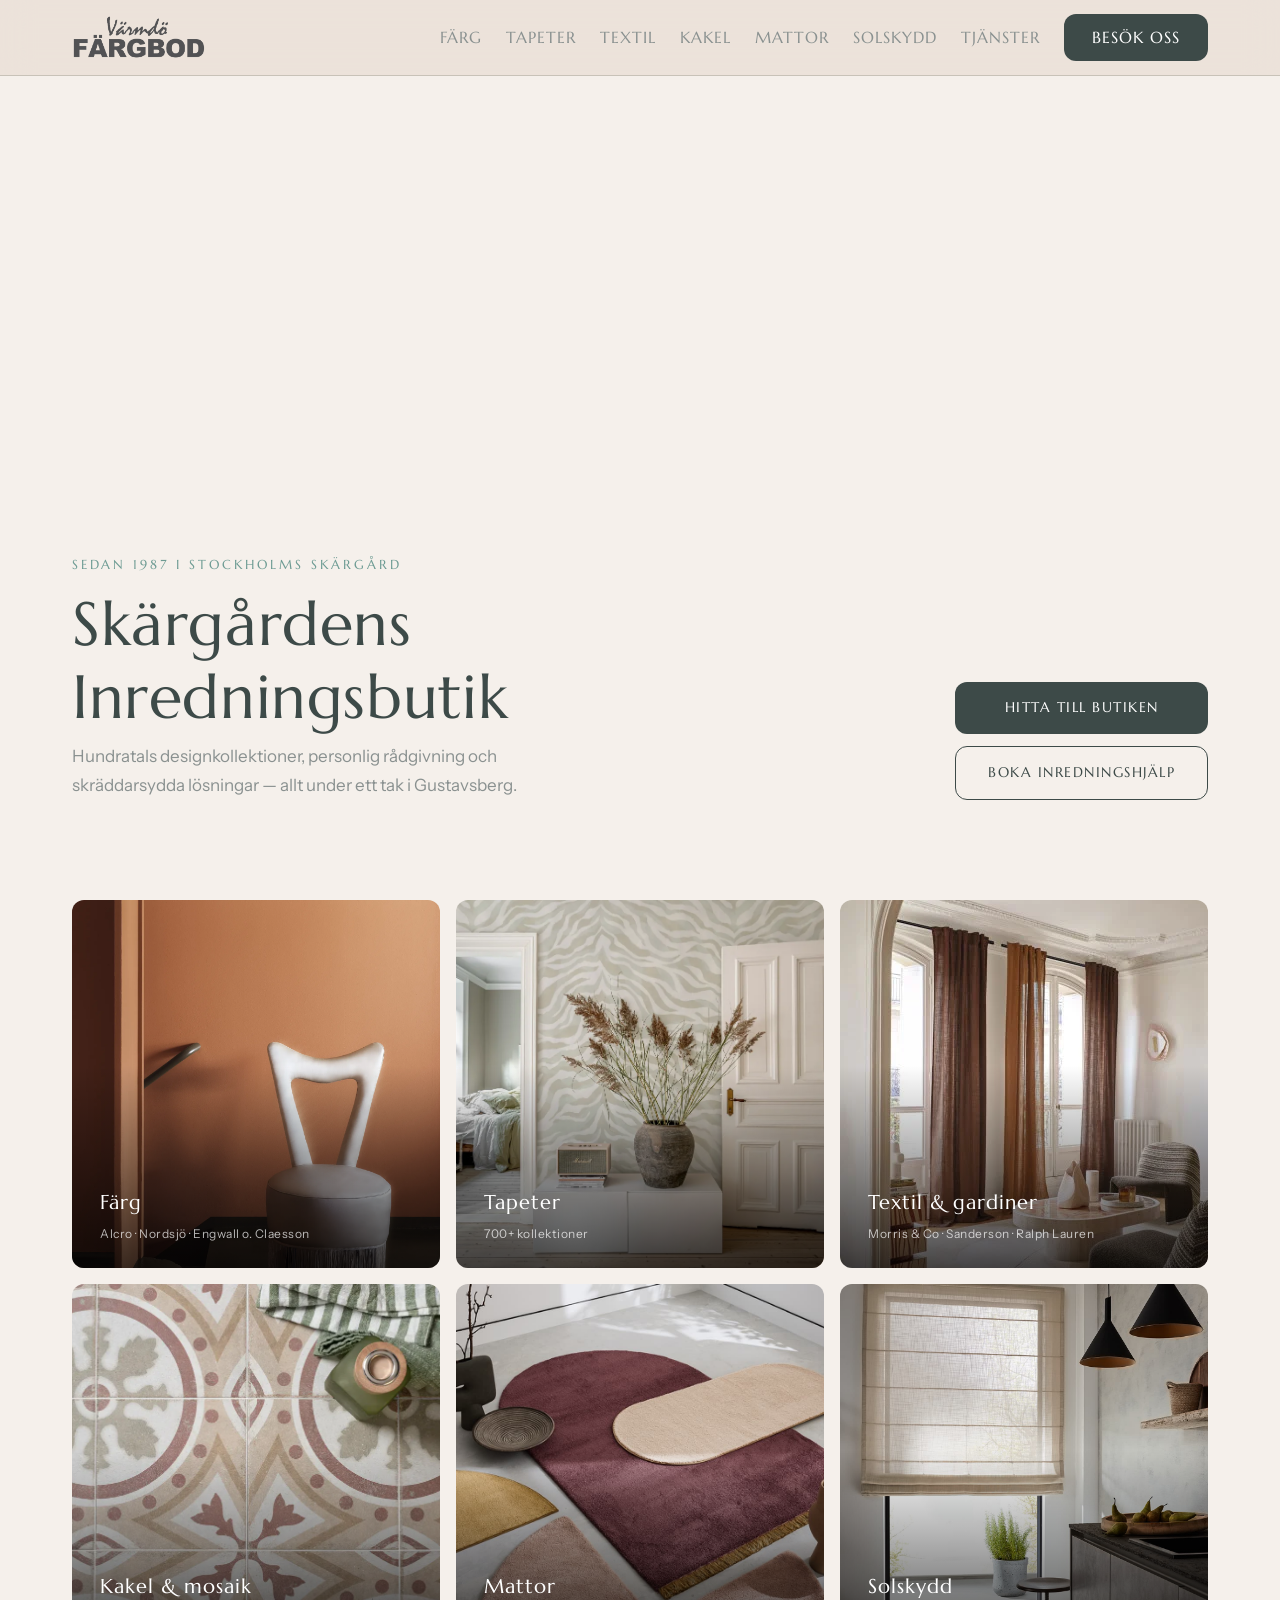
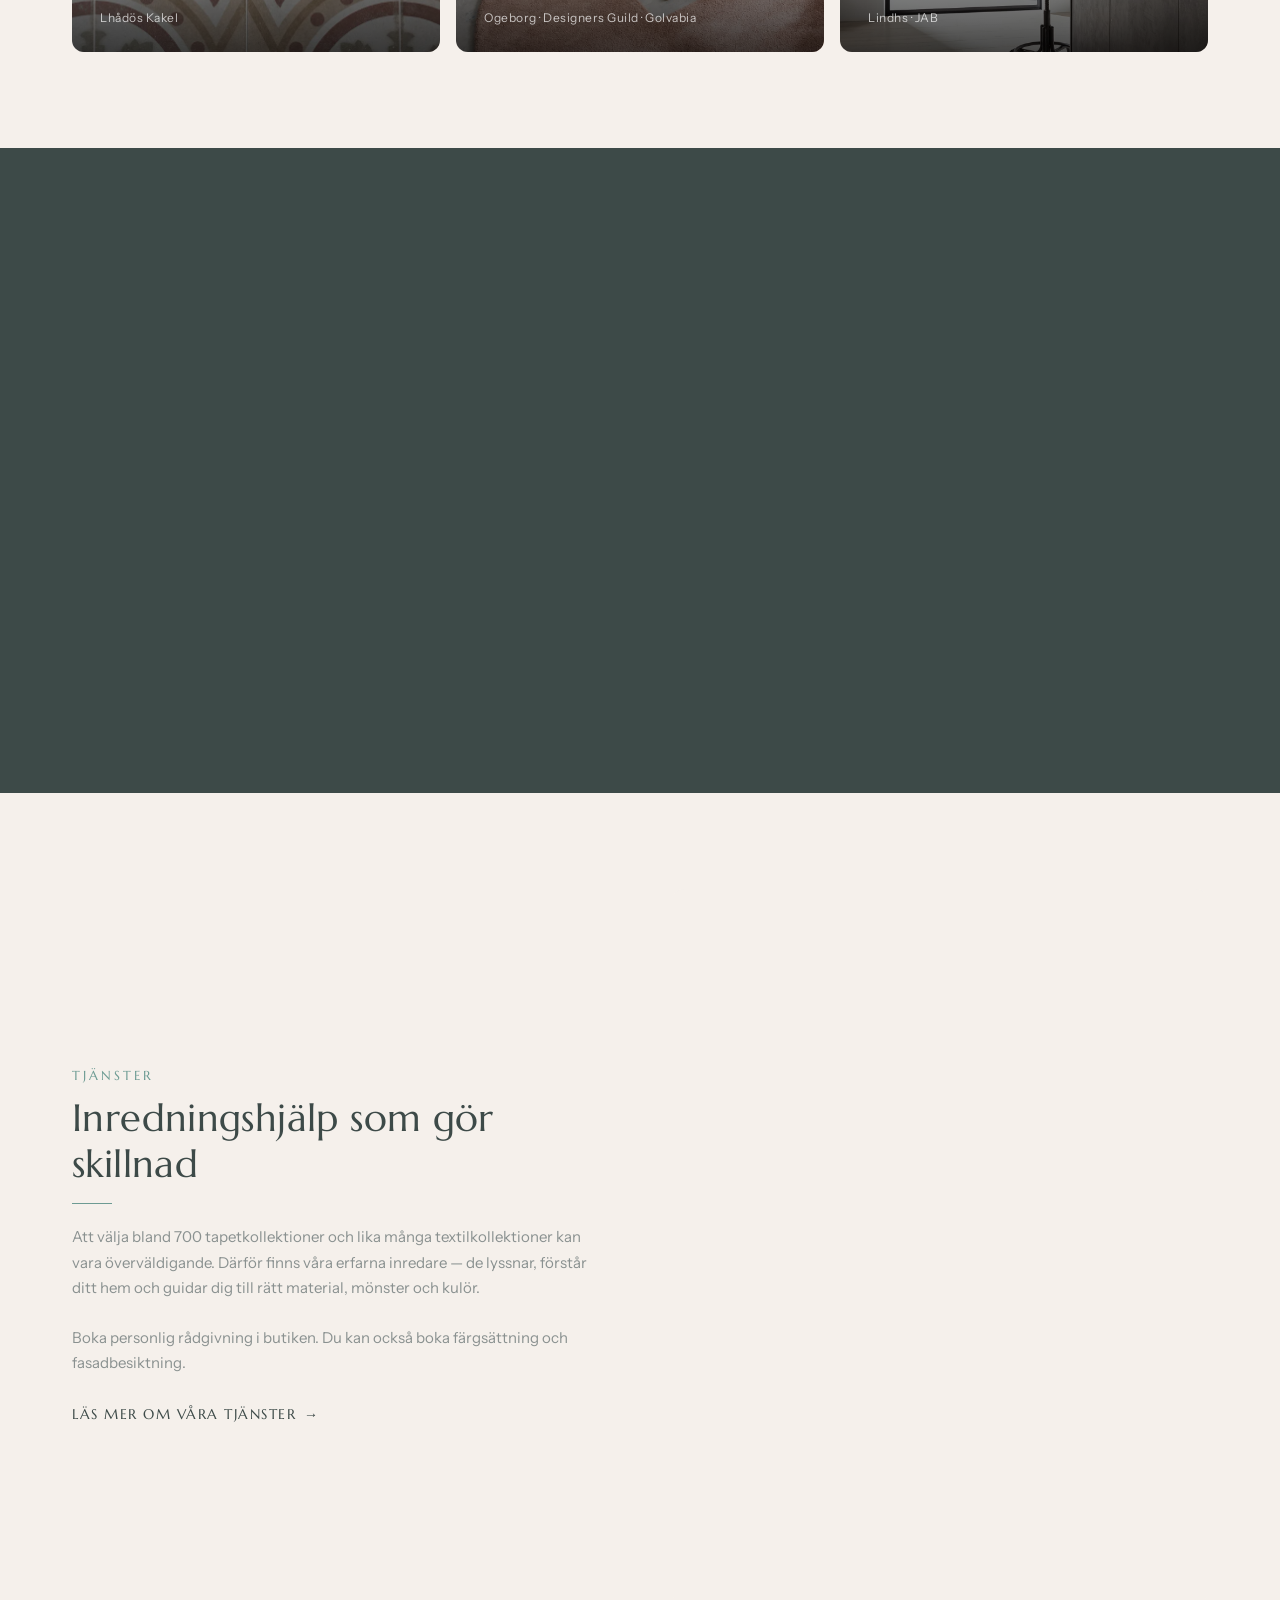
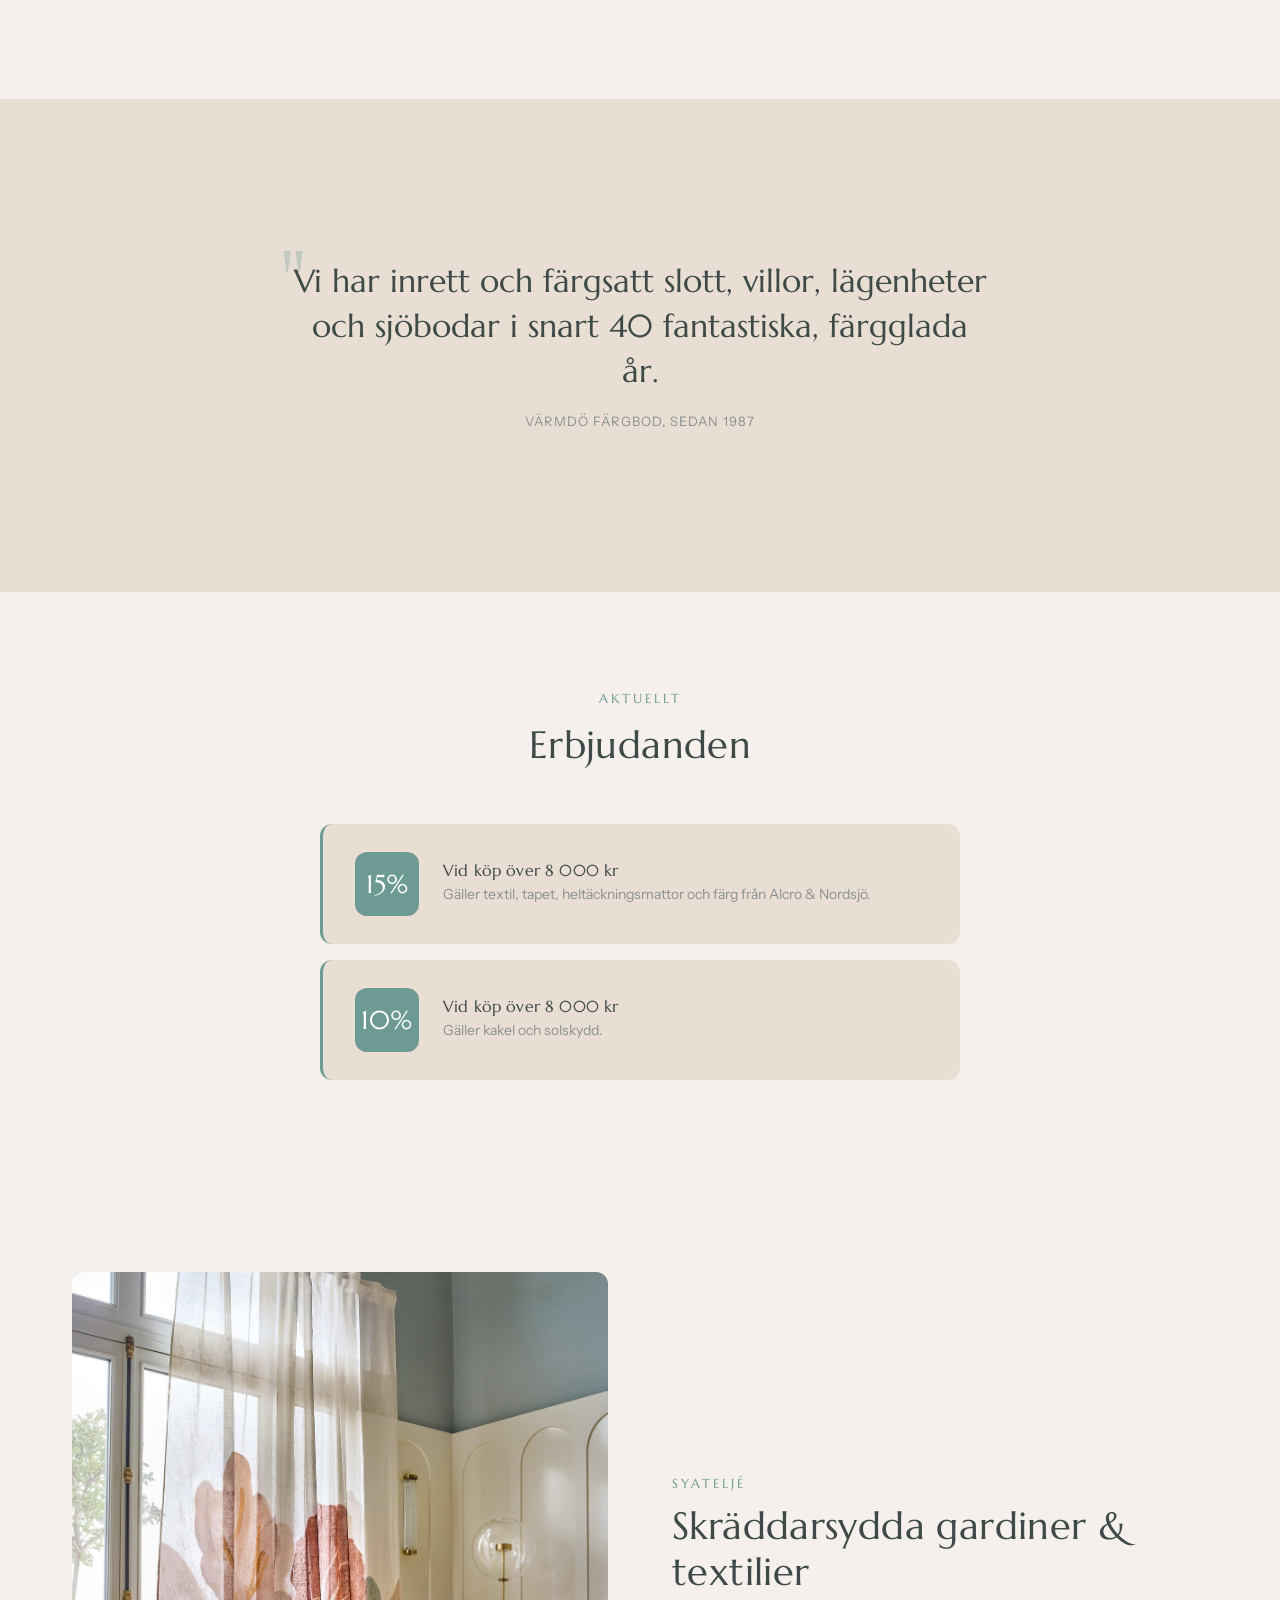
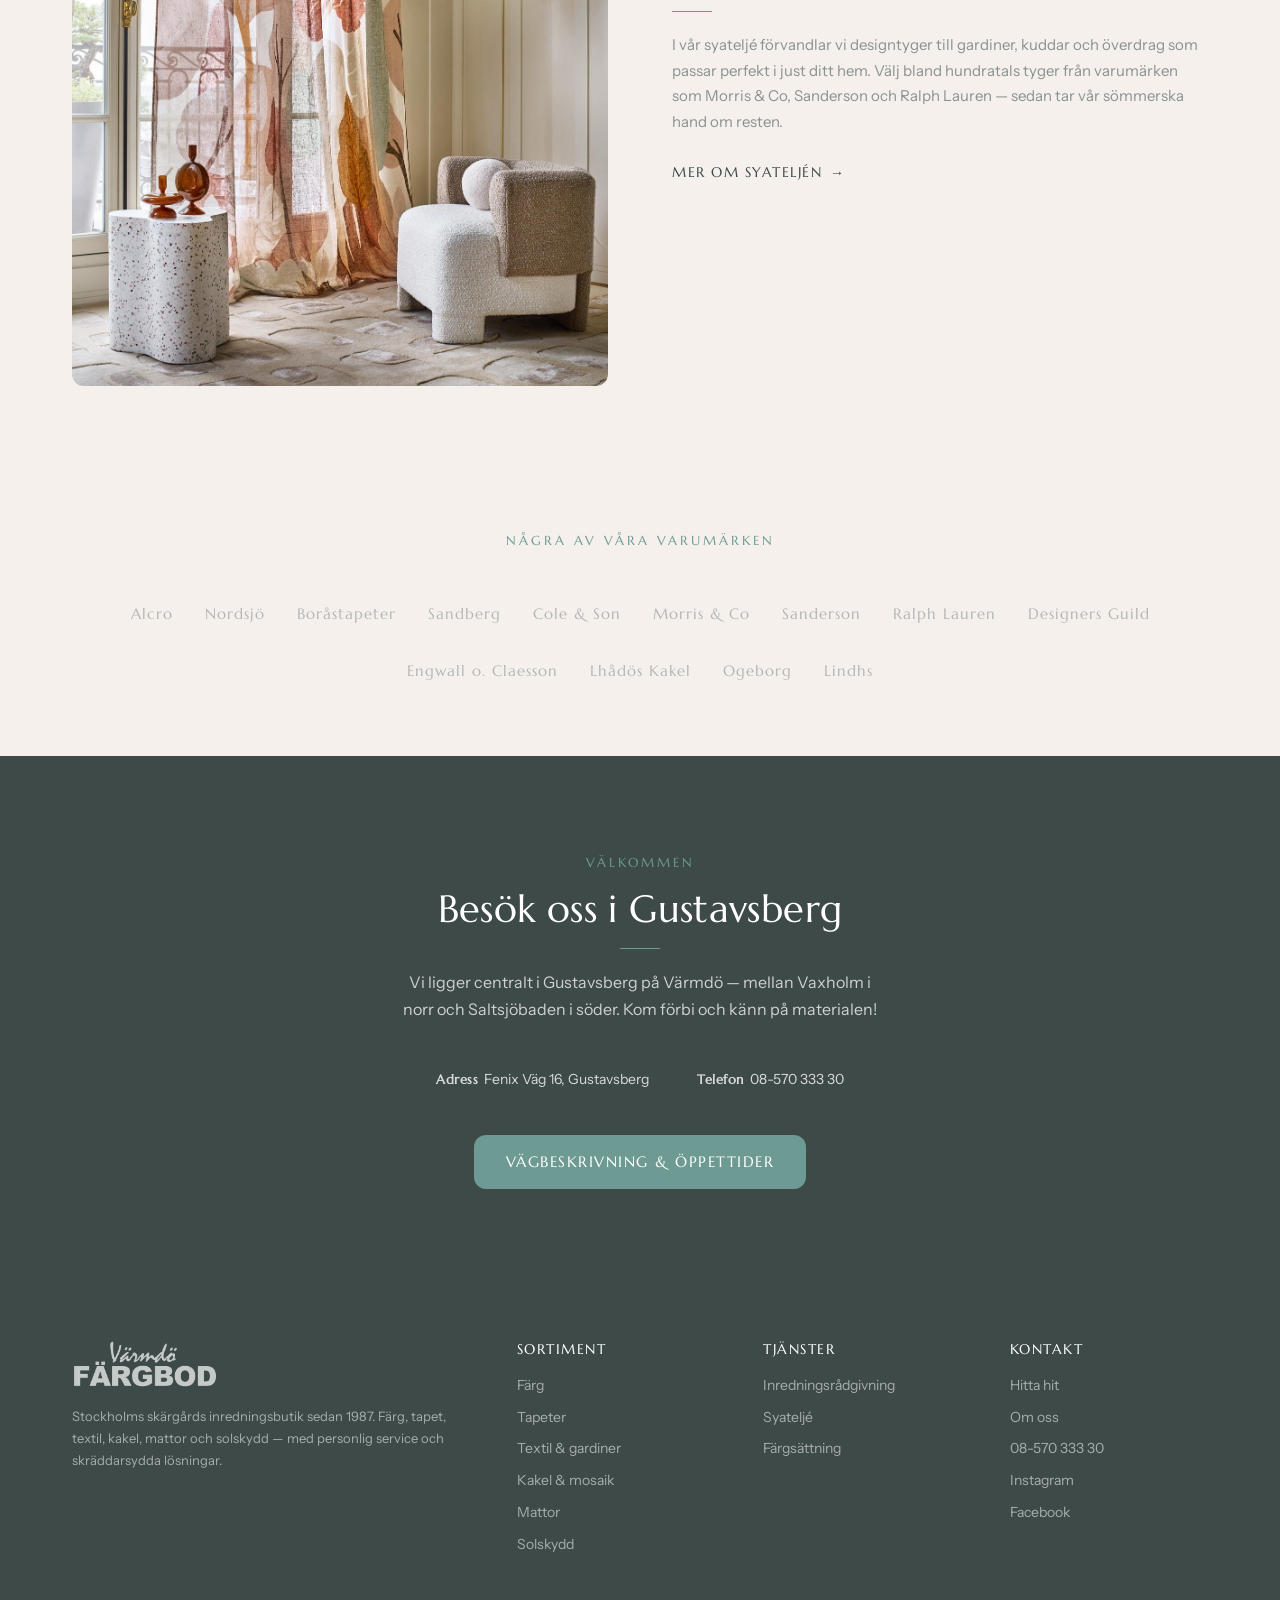
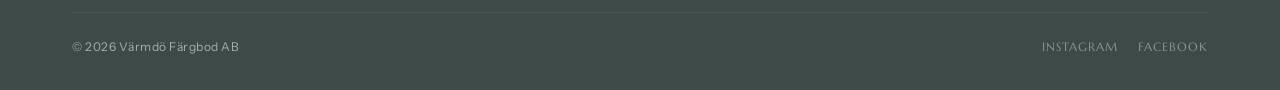
<file: index.html>
<!DOCTYPE html>
<html lang="sv">
<head>
  <meta charset="UTF-8">
  <meta name="viewport" content="width=device-width, initial-scale=1.0">
  <title>Värmdö Färgbod — Färg, Tapet, Textil, Kakel, Mattor &amp; Solskydd i Stockholms Skärgård</title>
  <meta name="description" content="Stockholms skärgårds inredningsbutik sedan 1987. Färg, tapeter, textilier, kakel, mattor och solskydd från hundratals designkollektioner. Personlig inredningsrådgivning och syateljé i Gustavsberg, Värmdö.">
  <link rel="stylesheet" href="css/style.css">
</head>
<body>

<!-- ============================================================
     NAVIGATION
     ============================================================ -->
<nav class="site-nav">
  <div class="container">
    <a href="index.html" class="site-nav__logo"><img src="img/vflogga.png" alt="Värmdö Färgbod"></a>
    <button class="site-nav__toggle" aria-label="Öppna meny" onclick="document.querySelector('.site-nav__links').classList.toggle('open')">
      <span></span><span></span><span></span>
    </button>
    <div class="site-nav__links">
      <a href="farg.html">Färg</a>
      <a href="tapeter.html">Tapeter</a>
      <a href="textil.html">Textil</a>
      <a href="kakel.html">Kakel</a>
      <a href="mattor.html">Mattor</a>
      <a href="solskydd.html">Solskydd</a>
      <a href="tjanster/index.html">Tjänster</a>
      
      <a href="kontakt.html" class="site-nav__cta">Besök oss</a>
    </div>
  </div>
</nav>

<!-- ============================================================
     HERO — Theme: Tropisk
     ============================================================ -->
<section class="hero">
  <video class="hero__video-bg" autoplay loop muted playsinline>
    <source src="video/hero-main.mp4" type="video/mp4">
  </video>
  <div class="hero__overlay" aria-hidden="true"></div>
  <div class="container">
    <div class="hero__inner">
      <div class="hero__text">
        <div class="eyebrow fade-up">Sedan 1987 i Stockholms skärgård</div>
        <h1 class="fade-up fade-up-d1">Skärgårdens Inredningsbutik</h1>
        <p class="fade-up fade-up-d2">Hundratals designkollektioner, personlig rådgivning och skräddarsydda lösningar — allt under ett tak i Gustavsberg.</p>
      </div>
      <div class="hero__actions fade-up fade-up-d3">
        <a href="kontakt.html" class="btn btn--primary">Hitta till butiken</a>
        <a href="tjanster/index.html" class="btn btn--outline">Boka inredningshjälp</a>
      </div>
    </div>
  </div>
</section>

<!-- ============================================================
     CATEGORY GRID
     ============================================================ -->
<section class="section" style="padding-top: 0;">
  <div class="container">
    <div class="cat-grid">
      <a href="farg.html" class="cat-card fade-up fade-up-d1">
        <div class="cat-card__bg" style="background-image: url('img/farg1.png');"></div>
        <div class="cat-card__overlay"></div>
        <div class="cat-card__label"><span>Färg</span><small>Alcro · Nordsjö · Engwall o. Claesson</small></div>
      </a>
      <a href="tapeter.html" class="cat-card fade-up fade-up-d2">
        <div class="cat-card__bg" style="background-image: url('img/tapet6.webp');"></div>
        <div class="cat-card__overlay"></div>
        <div class="cat-card__label"><span>Tapeter</span><small>700+ kollektioner</small></div>
      </a>
      <a href="textil.html" class="cat-card fade-up fade-up-d3">
        <div class="cat-card__bg" style="background-image: url('img/tyg6.webp');"></div>
        <div class="cat-card__overlay"></div>
        <div class="cat-card__label"><span>Textil &amp; gardiner</span><small>Morris &amp; Co · Sanderson · Ralph Lauren</small></div>
      </a>
      <a href="kakel.html" class="cat-card fade-up fade-up-d4">
        <div class="cat-card__bg" style="background-image: url('img/kakel1.webp');"></div>
        <div class="cat-card__overlay"></div>
        <div class="cat-card__label"><span>Kakel &amp; mosaik</span><small>Lhådös Kakel</small></div>
      </a>
      <a href="mattor.html" class="cat-card fade-up fade-up-d5">
        <div class="cat-card__bg" style="background-image: url('img/matta3.jpg');"></div>
        <div class="cat-card__overlay"></div>
        <div class="cat-card__label"><span>Mattor</span><small>Ogeborg · Designers Guild · Golvabia</small></div>
      </a>
      <a href="solskydd.html" class="cat-card fade-up fade-up-d6">
        <div class="cat-card__bg" style="background-image: url('img/blinds.jpg');"></div>
        <div class="cat-card__overlay"></div>
        <div class="cat-card__label"><span>Solskydd</span><small>Lindhs · JAB</small></div>
      </a>
    </div>
  </div>
</section>

<!-- ============================================================
     USP — Theme: Tropisk (dark)
     ============================================================ -->
<section class="section section--dark" style="padding: 6rem 0;">
  <div class="container">
    <div class="section__header fade-up">
      <div class="eyebrow">Mer än en färgbutik</div>
      <h2>Tre unika tjänster<br>under samma tak</h2>
      <span class="sep"></span>
      <p class="section-subtitle">Ingen annan butik i området erbjuder kombinationen av personlig inredare, egen syateljé och färgblandning i butik.</p>
    </div>
    <div class="usp-strip">
      <div class="usp-item fade-up fade-up-d1">
        <div class="usp-item__icon usp-item__icon--gif">
          <img src="img/icon-farg-static.png" alt="" class="usp-icon-static">
          <img src="img/icon-farg.gif" alt="" class="usp-icon-anim">
        </div>
        <h3>Färgblandning i butik</h3>
        <p>Vi blandar din färg på plats — välj bland tusentals kulörer och få exakt den nyans du söker.</p>
      </div>
      <div class="usp-item fade-up fade-up-d2">
        <div class="usp-item__icon usp-item__icon--gif">
          <img src="img/icon-syatelje-static.png" alt="" class="usp-icon-static">
          <img src="img/icon-syatelje.gif" alt="" class="usp-icon-anim">
        </div>
        <h3>Egen syateljé</h3>
        <p>Vår sömmerska syr gardiner och textilier skräddarsydda efter ditt hem — från mått till montering.</p>
      </div>
      <div class="usp-item fade-up fade-up-d3">
        <div class="usp-item__icon usp-item__icon--gif">
          <img src="img/icon-inredning-static.png" alt="" class="usp-icon-static">
          <img src="img/icon-inredning.gif" alt="" class="usp-icon-anim">
        </div>
        <h3>Personlig inredare</h3>
        <p>Boka tid med vår inredningsexpert som hjälper dig navigera bland hundratals kollektioner.</p>
      </div>
    </div>
  </div>
</section>

<!-- ============================================================
     FEATURE: INREDNINGSHJÄLP — Theme: Botanisk
     ============================================================ -->
<section class="section">
  <div class="container">
    <div class="feature-split fade-up">
      <div class="feature-split__text">
        <div class="eyebrow">Tjänster</div>
        <h2>Inredningshjälp som gör skillnad</h2>
        <span class="sep sep--left"></span>
        <p>Att välja bland 700 tapetkollektioner och lika många textilkollektioner kan vara överväldigande. Därför finns våra erfarna inredare — de lyssnar, förstår ditt hem och guidar dig till rätt material, mönster och kulör.</p>
        <p>Boka personlig rådgivning i butiken. Du kan också boka färgsättning och fasadbesiktning.</p>
        <a href="tjanster/index.html" class="arrow-link">Läs mer om våra tjänster</a>
      </div>
      <div class="feature-split__image">
        <video class="feature-split__video" autoplay loop muted playsinline>
          <source src="video/hero-feature.mp4" type="video/mp4">
        </video>
      </div>
    </div>
  </div>
</section>

<!-- ============================================================
     PULL QUOTE
     ============================================================ -->
<section class="section--warm" style="padding: 6rem 0;">
  <div class="container">
    <div class="pull-quote fade-up">
      <blockquote>Vi har inrett och färgsatt slott, villor, lägenheter och sjöbodar i snart 40 fantastiska, färgglada år.</blockquote>
      <cite>Värmdö Färgbod, sedan 1987</cite>
    </div>
  </div>
</section>

<!-- ============================================================
     CURRENT OFFERS
     ============================================================ -->
<section class="section">
  <div class="container">
    <div class="section__header fade-up">
      <div class="eyebrow">Aktuellt</div>
      <h2>Erbjudanden</h2>
    </div>
    <div style="display: grid; gap: 16px; max-width: 640px; margin: 0 auto;">
      <div class="highlight-banner fade-up fade-up-d1">
        <div class="highlight-banner__badge">15%</div>
        <div class="highlight-banner__text">
          <h3>Vid köp över 8 000 kr</h3>
          <p>Gäller textil, tapet, heltäckningsmattor och färg från Alcro &amp; Nordsjö.</p>
        </div>
      </div>
      <div class="highlight-banner fade-up fade-up-d2">
        <div class="highlight-banner__badge">10%</div>
        <div class="highlight-banner__text">
          <h3>Vid köp över 8 000 kr</h3>
          <p>Gäller kakel och solskydd.</p>
        </div>
      </div>
    </div>
  </div>
</section>

<!-- ============================================================
     FEATURE: SYATELJÉ — Theme: Morris
     ============================================================ -->
<section class="section">
  <div class="container">
    <div class="feature-split feature-split--reverse fade-up">
      <div class="feature-split__text">
        <div class="eyebrow">Syateljé</div>
        <h2>Skräddarsydda gardiner &amp; textilier</h2>
        <span class="sep sep--left"></span>
        <p>I vår syateljé förvandlar vi designtyger till gardiner, kuddar och överdrag som passar perfekt i just ditt hem. Välj bland hundratals tyger från varumärken som Morris &amp; Co, Sanderson och Ralph Lauren — sedan tar vår sömmerska hand om resten.</p>
        <a href="/tjanster/syatelje.html" class="arrow-link">Mer om syateljén</a>
      </div>
      <div class="feature-split__image">
        <img src="img/tyg12.webp" alt="Designkuddar i vackra textilier" loading="lazy">
      </div>
    </div>
  </div>
</section>

<!-- ============================================================
     BRANDS — Theme: Morris
     ============================================================ -->
<section class="section--alt" style="padding: 48px 0;">
  <div class="container">
    <div class="section__header fade-up" style="margin-bottom: 24px;">
      <div class="eyebrow">Några av våra varumärken</div>
    </div>
    <div class="brands fade-up fade-up-d1">
      <span>Alcro</span>
      <span>Nordsjö</span>
      <span>Boråstapeter</span>
      <span>Sandberg</span>
      <span>Cole &amp; Son</span>
      <span>Morris &amp; Co</span>
      <span>Sanderson</span>
      <span>Ralph Lauren</span>
      <span>Designers Guild</span>
      <span>Engwall o. Claesson</span>
      <span>Lhådös Kakel</span>
      <span>Ogeborg</span>
      <span>Lindhs</span>
    </div>
  </div>
</section>

<!-- ============================================================
     CTA — Back to default theme
     ============================================================ -->
<section class="cta-section section--dark" style="padding: 6rem 0;">
  <div class="container">
    <div class="eyebrow fade-up">Välkommen</div>
    <h2 class="fade-up fade-up-d1">Besök oss i Gustavsberg</h2>
    <span class="sep fade-up fade-up-d2"></span>
    <p class="fade-up fade-up-d2">Vi ligger centralt i Gustavsberg på Värmdö — mellan Vaxholm i norr och Saltsjöbaden i söder. Kom förbi och känn på materialen!</p>
    <div class="contact-bar fade-up fade-up-d3" style="margin-bottom: 28px;">
      <span><strong>Adress</strong>&nbsp;&nbsp;Fenix Väg 16, Gustavsberg</span>
      <span><strong>Telefon</strong>&nbsp;&nbsp;08-570 333 30</span>
    </div>
    <a href="kontakt.html" class="btn btn--accent fade-up fade-up-d4">Vägbeskrivning &amp; öppettider</a>
  </div>
</section>

<!-- ============================================================
     FOOTER
     ============================================================ -->
<footer class="site-footer">
  <div class="container">
    <div class="footer-grid">
      <div>
        <div class="site-footer__logo"><img src="img/vflogga.png" alt="Värmdö Färgbod"></div>
        <p>Stockholms skärgårds inredningsbutik sedan 1987. Färg, tapet, textil, kakel, mattor och solskydd — med personlig service och skräddarsydda lösningar.</p>
      </div>

      <div>
        <h4>Sortiment</h4>
        <a href="farg.html">Färg</a>
        <a href="tapeter.html">Tapeter</a>
        <a href="textil.html">Textil &amp; gardiner</a>
        <a href="kakel.html">Kakel &amp; mosaik</a>
        <a href="mattor.html">Mattor</a>
        <a href="solskydd.html">Solskydd</a>
      </div>
      <div>
        <h4>Tjänster</h4>
        <a href="tjanster/index.html">Inredningsrådgivning</a>
        <a href="/tjanster/syatelje.html">Syateljé</a>
        <a href="/tjanster/fargsattning.html">Färgsättning</a>
      </div>
      <div>
        <h4>Kontakt</h4>
        <a href="kontakt.html">Hitta hit</a>
        <a href="om-oss.html">Om oss</a>
        <a href="tel:0857033330">08-570 333 30</a>
        <a href="https://www.instagram.com/varmdofargbod/" target="_blank" rel="noopener">Instagram</a>
        <a href="https://www.facebook.com/varmdofargbod" target="_blank" rel="noopener">Facebook</a>
      </div>
    </div>
    <div class="site-footer__bottom">
      <span>&copy; 2026 Värmdö Färgbod AB</span>
      <div class="site-footer__social">
        <a href="https://www.instagram.com/varmdofargbod/" target="_blank" rel="noopener">Instagram</a>
        <a href="https://www.facebook.com/varmdofargbod" target="_blank" rel="noopener">Facebook</a>
      </div>
    </div>
  </div>
</footer>

<script>
document.addEventListener('DOMContentLoaded', function() {
  const observer = new IntersectionObserver(function(entries) {
    entries.forEach(function(entry) {
      if (entry.isIntersecting) {
        entry.target.classList.add('revealed');
        observer.unobserve(entry.target);
      }
    });
  }, { threshold: 0.15, rootMargin: '0px 0px -40px 0px' });
  document.querySelectorAll('.fade-up').forEach(function(el) {
    observer.observe(el);
  });
  // Brand list stagger
  const brandObserver = new IntersectionObserver(function(entries) {
    entries.forEach(function(entry) {
      if (entry.isIntersecting) {
        const items = entry.target.querySelectorAll('span, a');
        items.forEach(function(item, i) {
          item.style.transitionDelay = (i * 30) + 'ms';
        });
        entry.target.classList.add('revealed');
        brandObserver.unobserve(entry.target);
      }
    });
  }, { threshold: 0.1, rootMargin: '0px 0px -20px 0px' });
  document.querySelectorAll('.brand-list').forEach(function(el) {
    brandObserver.observe(el);
  });
});


</script>

</body>
</html>
</file>
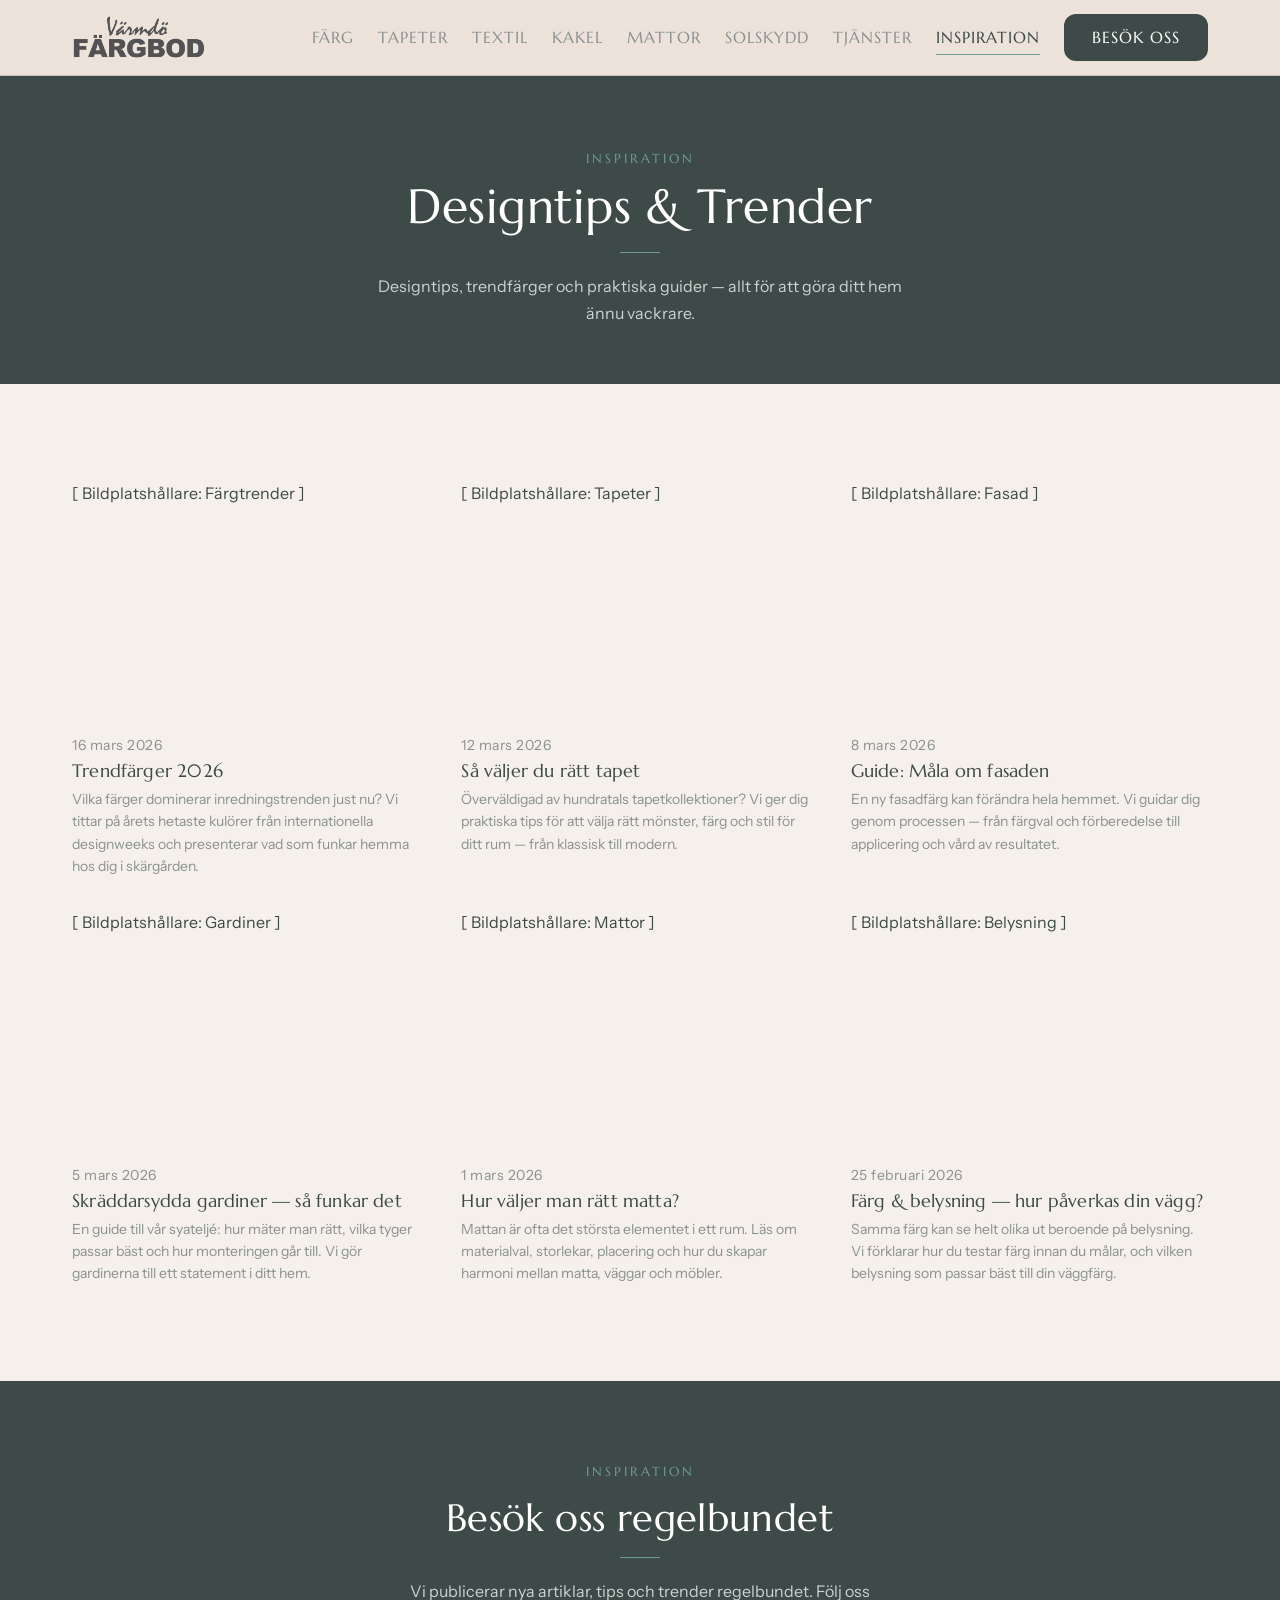
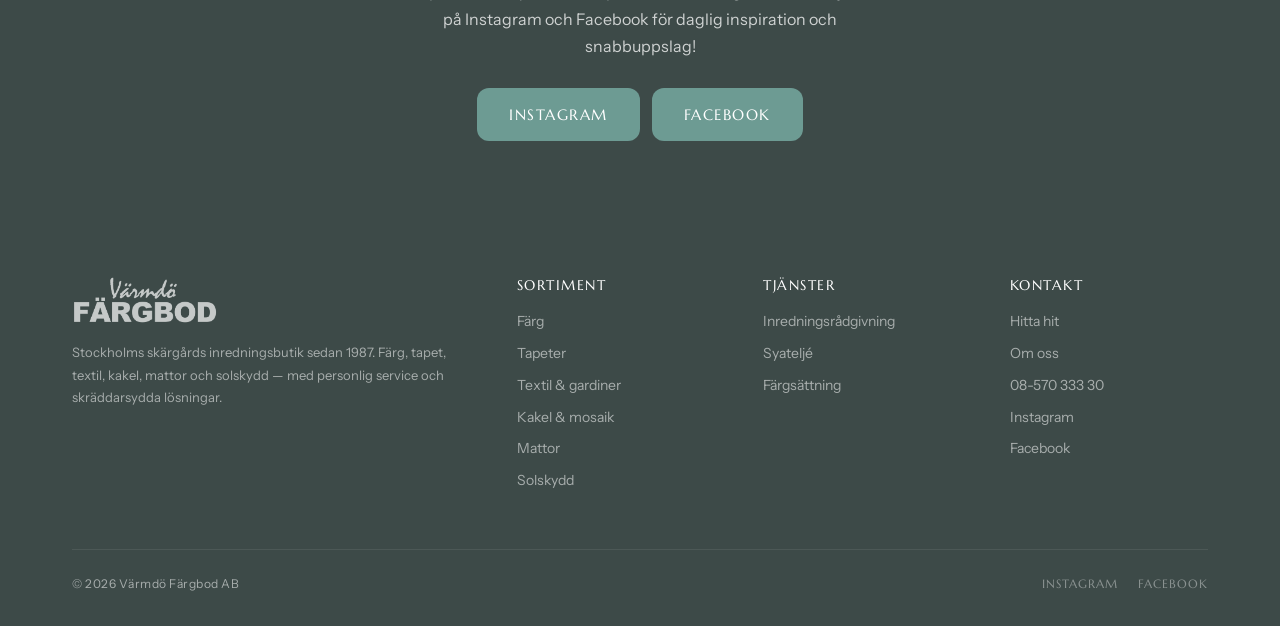
<file: inspiration/index.html>
<!DOCTYPE html>
<html lang="sv">
<head>
  <meta charset="UTF-8">
  <meta name="viewport" content="width=device-width, initial-scale=1.0">
  <title>Inspiration — Tips, trender &amp; guider för ditt hem | Värmdö Färgbod</title>
  <meta name="description" content="Läs tips, trender och guider för ditt hem. Från färgval och tapetinspo till gardinguider och designtips från Värmdö Färgbod.">
  <link rel="stylesheet" href="../css/style.css">
</head>
<body>

<!-- ============================================================
     NAVIGATION
     ============================================================ -->
<nav class="site-nav">
  <div class="container">
    <a href="../index.html" class="site-nav__logo"><img src="../img/vflogga.png" alt="Värmdö Färgbod"></a>
    <button class="site-nav__toggle" aria-label="Öppna meny" onclick="document.querySelector('.site-nav__links').classList.toggle('open')">
      <span></span><span></span><span></span>
    </button>
    <div class="site-nav__links">
      <a href="../farg.html">Färg</a>
      <a href="../tapeter.html">Tapeter</a>
      <a href="../textil.html">Textil</a>
      <a href="../kakel.html">Kakel</a>
      <a href="../mattor.html">Mattor</a>
      <a href="../solskydd.html">Solskydd</a>
      <a href="../tjanster/">Tjänster</a>
      <a href="index.html" class="active">Inspiration</a>
      <a href="../kontakt.html" class="site-nav__cta">Besök oss</a>
    </div>
  </div>
</nav>

<!-- ============================================================
     PAGE HERO — Default theme
     ============================================================ -->
<section class="page-hero fade-up">
  <div class="container">
    <div class="eyebrow">Inspiration</div>
    <h1>Designtips &amp; Trender</h1>
    <span class="sep"></span>
    <p>Designtips, trendfärger och praktiska guider — allt för att göra ditt hem ännu vackrare.</p>
  </div>
</section>

<!-- ============================================================
     ARTICLE GRID
     ============================================================ -->
<section class="section">
  <div class="container">
    <div class="article-grid">

      <a href="#" class="article-card fade-up">
        <div class="article-card__thumb">
          <span>[ Bildplatshållare: Färgtrender ]</span>
        </div>
        <p class="article-card__date">16 mars 2026</p>
        <h3>Trendfärger 2026</h3>
        <p>Vilka färger dominerar inredningstrenden just nu? Vi tittar på årets hetaste kulörer från internationella designweeks och presenterar vad som funkar hemma hos dig i skärgården.</p>
      </a>

      <a href="#" class="article-card fade-up">
        <div class="article-card__thumb">
          <span>[ Bildplatshållare: Tapeter ]</span>
        </div>
        <p class="article-card__date">12 mars 2026</p>
        <h3>Så väljer du rätt tapet</h3>
        <p>Överväldigad av hundratals tapetkollektioner? Vi ger dig praktiska tips för att välja rätt mönster, färg och stil för ditt rum — från klassisk till modern.</p>
      </a>

      <a href="#" class="article-card fade-up">
        <div class="article-card__thumb">
          <span>[ Bildplatshållare: Fasad ]</span>
        </div>
        <p class="article-card__date">8 mars 2026</p>
        <h3>Guide: Måla om fasaden</h3>
        <p>En ny fasadfärg kan förändra hela hemmet. Vi guidar dig genom processen — från färgval och förberedelse till applicering och vård av resultatet.</p>
      </a>

      <a href="#" class="article-card fade-up">
        <div class="article-card__thumb">
          <span>[ Bildplatshållare: Gardiner ]</span>
        </div>
        <p class="article-card__date">5 mars 2026</p>
        <h3>Skräddarsydda gardiner — så funkar det</h3>
        <p>En guide till vår syateljé: hur mäter man rätt, vilka tyger passar bäst och hur monteringen går till. Vi gör gardinerna till ett statement i ditt hem.</p>
      </a>

      <a href="#" class="article-card fade-up">
        <div class="article-card__thumb">
          <span>[ Bildplatshållare: Mattor ]</span>
        </div>
        <p class="article-card__date">1 mars 2026</p>
        <h3>Hur väljer man rätt matta?</h3>
        <p>Mattan är ofta det största elementet i ett rum. Läs om materialval, storlekar, placering och hur du skapar harmoni mellan matta, väggar och möbler.</p>
      </a>

      <a href="#" class="article-card fade-up">
        <div class="article-card__thumb">
          <span>[ Bildplatshållare: Belysning ]</span>
        </div>
        <p class="article-card__date">25 februari 2026</p>
        <h3>Färg &amp; belysning — hur påverkas din vägg?</h3>
        <p>Samma färg kan se helt olika ut beroende på belysning. Vi förklarar hur du testar färg innan du målar, och vilken belysning som passar bäst till din väggfärg.</p>
      </a>

    </div>
  </div>
</section>

<!-- ============================================================
     CTA SECTION
     ============================================================ -->
<section class="section--dark cta-section">
  <div class="container">
    <div class="eyebrow">Inspiration</div>
    <h2>Besök oss regelbundet</h2>
    <span class="sep"></span>
    <p>Vi publicerar nya artiklar, tips och trender regelbundet. Följ oss på Instagram och Facebook för daglig inspiration och snabbuppslag!</p>
    <div class="social-links-inline" style="margin-top: 28px;">
      <a href="https://www.instagram.com/varmdofargbod/" target="_blank" rel="noopener" class="btn btn--accent">Instagram</a>
      <a href="https://www.facebook.com/varmdofargbod" target="_blank" rel="noopener" class="btn btn--accent">Facebook</a>
    </div>
  </div>
</section>

<!-- ============================================================
     FOOTER
     ============================================================ -->
<footer class="site-footer">
  <div class="container">
    <div class="footer-grid">
      <div>
        <div class="site-footer__logo"><img src="../img/vflogga.png" alt="Värmdö Färgbod"></div>
        <p>Stockholms skärgårds inredningsbutik sedan 1987. Färg, tapet, textil, kakel, mattor och solskydd — med personlig service och skräddarsydda lösningar.</p>
      </div>
      <div>
        <h4>Sortiment</h4>
        <a href="../farg.html">Färg</a>
        <a href="../tapeter.html">Tapeter</a>
        <a href="../textil.html">Textil &amp; gardiner</a>
        <a href="../kakel.html">Kakel &amp; mosaik</a>
        <a href="../mattor.html">Mattor</a>
        <a href="../solskydd.html">Solskydd</a>
      </div>
      <div>
        <h4>Tjänster</h4>
        <a href="../tjanster/">Inredningsrådgivning</a>
        <a href="../tjanster/syatelje.html">Syateljé</a>
        <a href="../tjanster/fargsattning.html">Färgsättning</a>
      </div>
      <div>
        <h4>Kontakt</h4>
        <a href="../kontakt.html">Hitta hit</a>
        <a href="../om-oss.html">Om oss</a>
        <a href="tel:0857033330">08-570 333 30</a>
        <a href="https://www.instagram.com/varmdofargbod/" target="_blank" rel="noopener">Instagram</a>
        <a href="https://www.facebook.com/varmdofargbod" target="_blank" rel="noopener">Facebook</a>
      </div>
    </div>
    <div class="site-footer__bottom">
      <span>&copy; 2026 Värmdö Färgbod AB</span>
      <div class="site-footer__social">
        <a href="https://www.instagram.com/varmdofargbod/" target="_blank" rel="noopener">Instagram</a>
        <a href="https://www.facebook.com/varmdofargbod" target="_blank" rel="noopener">Facebook</a>
      </div>
    </div>
  </div>
</footer>

<style>
.social-links-inline {
  display: flex;
  gap: 12px;
  justify-content: center;
  flex-wrap: wrap;
}
</style>

<script>
document.addEventListener("DOMContentLoaded", function() {
  var observer = new IntersectionObserver(function(entries) {
    entries.forEach(function(entry) {
      if (entry.isIntersecting) {
        entry.target.classList.add("revealed");
        observer.unobserve(entry.target);
      }
    });
  }, { threshold: 0.15, rootMargin: "0px 0px -40px 0px" });
  document.querySelectorAll(".fade-up").forEach(function(el) {
    observer.observe(el);
  });
});
</script>
</body>
</html>
</file>
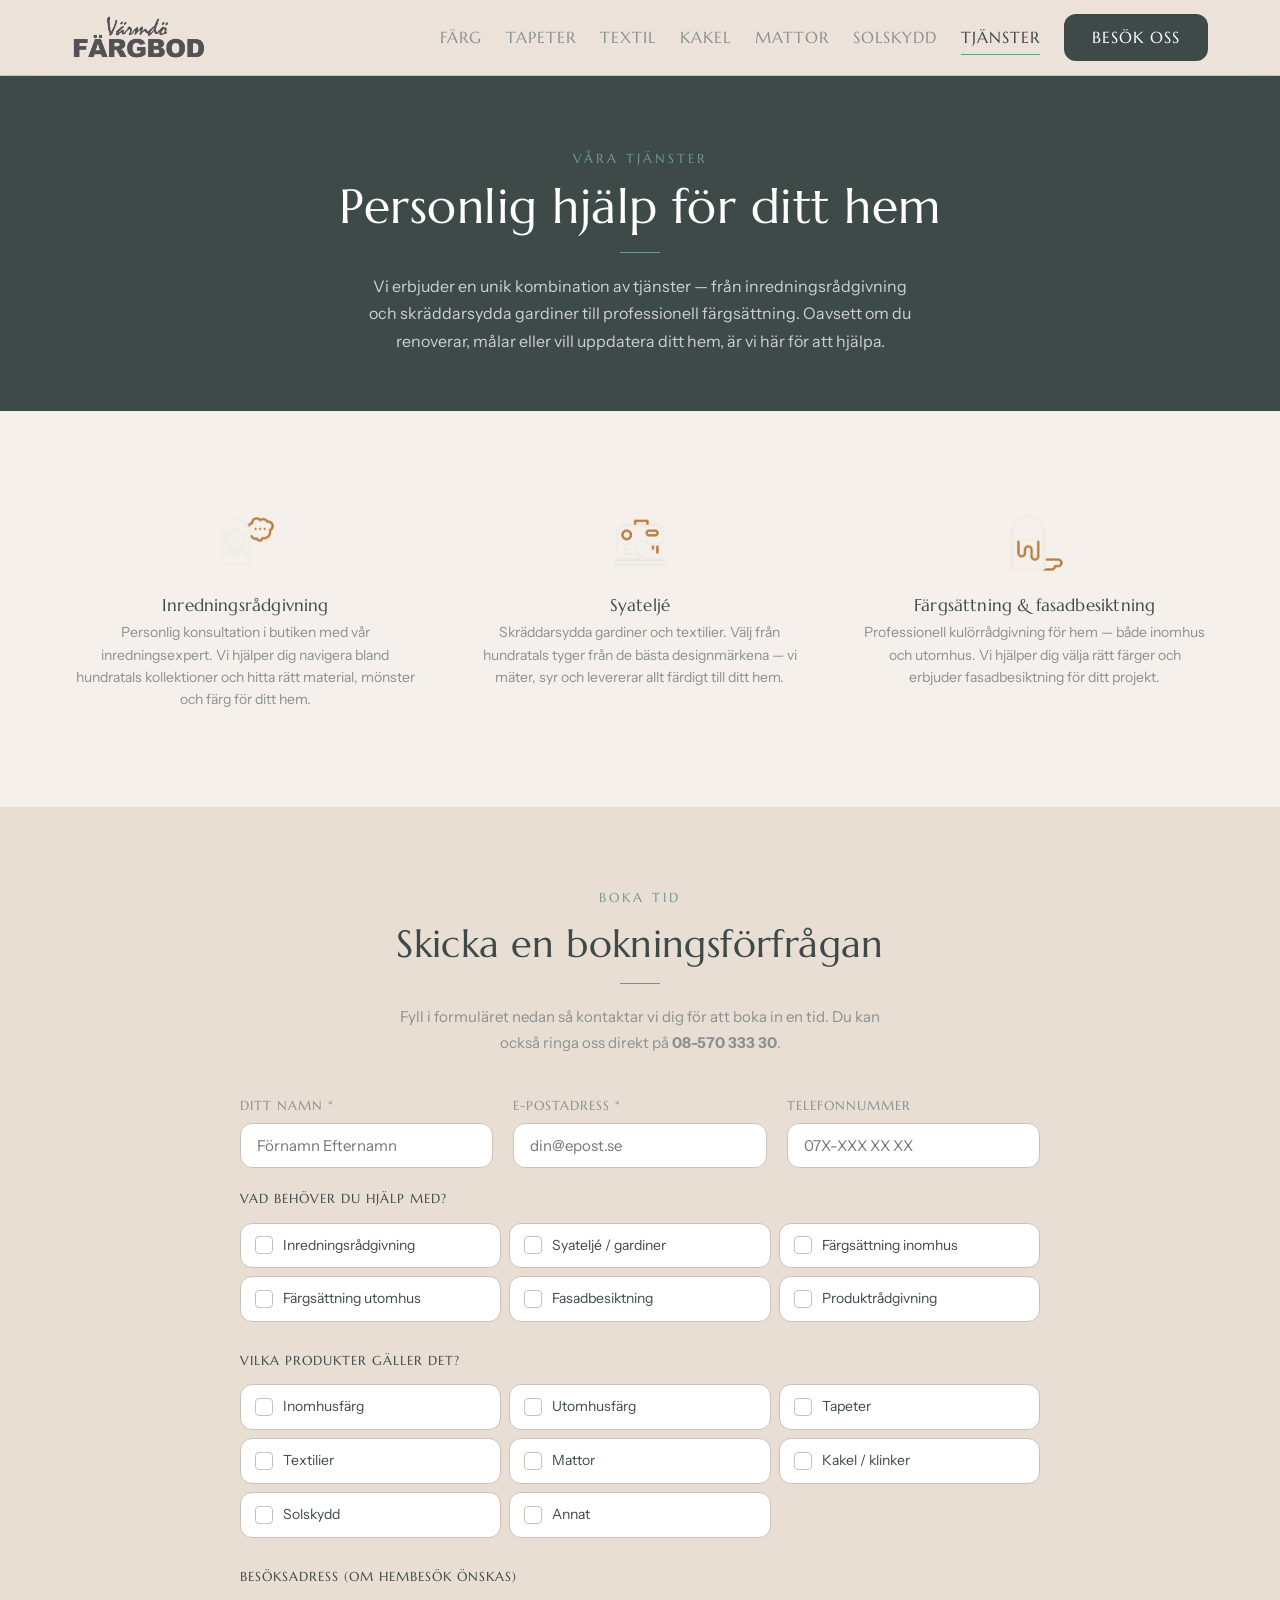
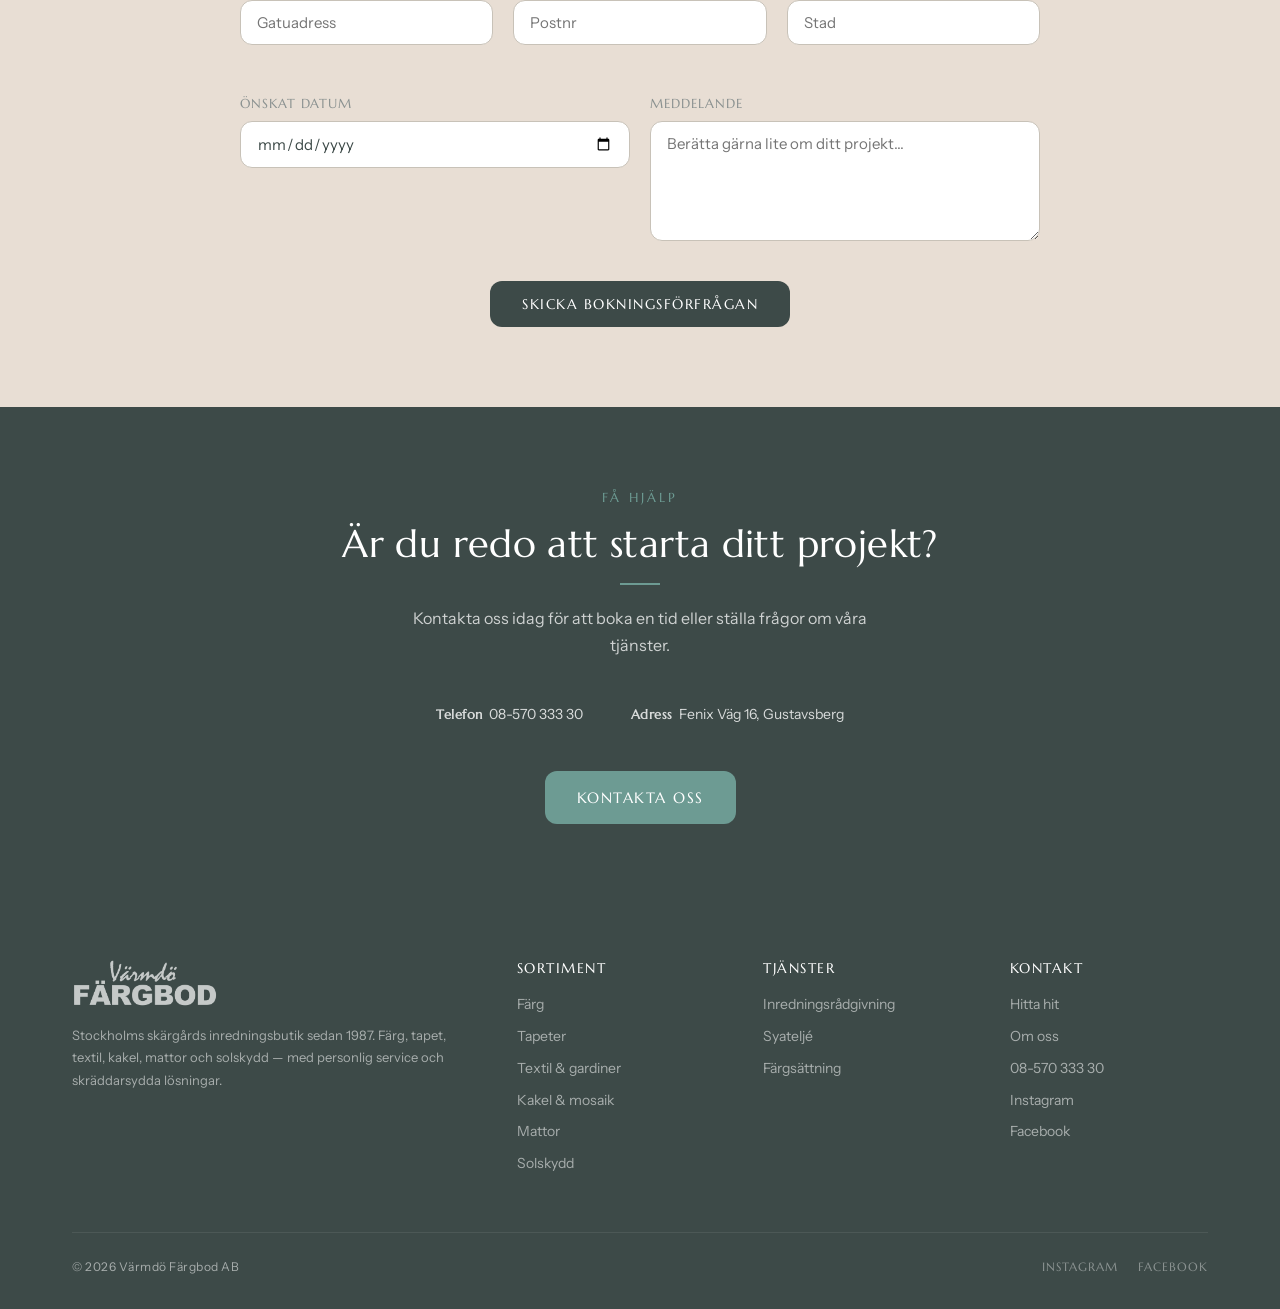
<file: tjanster/index.html>
<!DOCTYPE html>
<html lang="sv">
<head>
  <meta charset="UTF-8">
  <meta name="viewport" content="width=device-width, initial-scale=1.0">
  <title>Tjänster — Inredningsrådgivning, syateljé & färgsättning | Värmdö Färgbod</title>
  <meta name="description" content="Personlig inredningsrådgivning, skräddarsydda gardiner och professionell färgsättning — allt från Värmdö Färgbod i Gustavsberg.">
  <link rel="stylesheet" href="../css/style.css">
</head>
<body>

<!-- ============================================================
     NAVIGATION
     ============================================================ -->
<nav class="site-nav">
  <div class="container">
    <a href="../index.html" class="site-nav__logo"><img src="../img/vflogga.png" alt="Värmdö Färgbod"></a>
    <button class="site-nav__toggle" aria-label="Öppna meny" onclick="document.querySelector('.site-nav__links').classList.toggle('open')">
      <span></span><span></span><span></span>
    </button>
    <div class="site-nav__links">
      <a href="../farg.html">Färg</a>
      <a href="../tapeter.html">Tapeter</a>
      <a href="../textil.html">Textil</a>
      <a href="../kakel.html">Kakel</a>
      <a href="../mattor.html">Mattor</a>
      <a href="../solskydd.html">Solskydd</a>
      <a href="index.html" class="active">Tjänster</a>
      
      <a href="../kontakt.html" class="site-nav__cta">Besök oss</a>
    </div>
  </div>
</nav>

<!-- ============================================================
     PAGE HERO
     ============================================================ -->
<section class="page-hero fade-up">
  <div class="container">
    <div class="eyebrow">Våra tjänster</div>
    <h1>Personlig hjälp för ditt hem</h1>
    <span class="sep"></span>
    <p>Vi erbjuder en unik kombination av tjänster — från inredningsrådgivning och skräddarsydda gardiner till professionell färgsättning. Oavsett om du renoverar, målar eller vill uppdatera ditt hem, är vi här för att hjälpa.</p>
  </div>
</section>

<!-- ============================================================
     SERVICES CARDS
     ============================================================ -->
<section class="section">
  <div class="container">
    <div class="usp-strip">
      <a href="inredning.html" class="usp-item fade-up fade-up-d1" style="text-decoration: none; color: inherit;">
        <div class="usp-item__icon usp-item__icon--gif">
          <img src="../img/icon-inredning-static.png" alt="" class="usp-icon-static">
          <img src="../img/icon-inredning.gif" alt="" class="usp-icon-anim">
        </div>
        <h3>Inredningsrådgivning</h3>
        <p>Personlig konsultation i butiken med vår inredningsexpert. Vi hjälper dig navigera bland hundratals kollektioner och hitta rätt material, mönster och färg för ditt hem.</p>
      </a>
      <a href="syatelje.html" class="usp-item fade-up fade-up-d2" style="text-decoration: none; color: inherit;">
        <div class="usp-item__icon usp-item__icon--gif">
          <img src="../img/icon-syatelje-static.png" alt="" class="usp-icon-static">
          <img src="../img/icon-syatelje.gif" alt="" class="usp-icon-anim">
        </div>
        <h3>Syateljé</h3>
        <p>Skräddarsydda gardiner och textilier. Välj från hundratals tyger från de bästa designmärkena — vi mäter, syr och levererar allt färdigt till ditt hem.</p>
      </a>
      <a href="fargsattning.html" class="usp-item fade-up fade-up-d3" style="text-decoration: none; color: inherit;">
        <div class="usp-item__icon usp-item__icon--gif">
          <img src="../img/icon-farg-static.png" alt="" class="usp-icon-static">
          <img src="../img/icon-farg.gif" alt="" class="usp-icon-anim">
        </div>
        <h3>Färgsättning &amp; fasadbesiktning</h3>
        <p>Professionell kulörrådgivning för hem — både inomhus och utomhus. Vi hjälper dig välja rätt färger och erbjuder fasadbesiktning för ditt projekt.</p>
      </a>
    </div>
  </div>
</section>

<!-- ============================================================
     BOOKING FORM
     ============================================================ -->
<section class="section--warm" style="padding: 80px 0;">
  <div class="container">
    <div class="booking-form">
      <div class="booking-form__header fade-up">
        <div class="eyebrow">Boka tid</div>
        <h2>Skicka en bokningsförfrågan</h2>
        <span class="sep"></span>
        <p>Fyll i formuläret nedan så kontaktar vi dig för att boka in en tid. Du kan också ringa oss direkt på <strong>08-570 333 30</strong>.</p>
      </div>

      <form action="https://formspree.io/f/mojpaqnl" method="POST">

        <!-- Contact info -->
        <div class="form-row form-row--three fade-up">
          <div class="form-group">
            <label for="name">Ditt namn *</label>
            <input type="text" id="name" name="name" required placeholder="Förnamn Efternamn">
          </div>
          <div class="form-group">
            <label for="email">E-postadress *</label>
            <input type="email" id="email" name="email" required placeholder="din@epost.se">
          </div>
          <div class="form-group">
            <label for="phone">Telefonnummer</label>
            <input type="tel" id="phone" name="phone" placeholder="07X-XXX XX XX">
          </div>
        </div>

        <!-- Service type -->
        <div class="checkbox-group fade-up">
          <span class="checkbox-group__label">Vad behöver du hjälp med?</span>
          <div class="checkbox-grid">
            <label class="checkbox-item">
              <input type="checkbox" name="service" value="inredning">
              Inredningsrådgivning
            </label>
            <label class="checkbox-item">
              <input type="checkbox" name="service" value="syatelje">
              Syateljé / gardiner
            </label>
            <label class="checkbox-item">
              <input type="checkbox" name="service" value="fargsattning-inne">
              Färgsättning inomhus
            </label>
            <label class="checkbox-item">
              <input type="checkbox" name="service" value="fargsattning-ute">
              Färgsättning utomhus
            </label>
            <label class="checkbox-item">
              <input type="checkbox" name="service" value="fasadbesiktning">
              Fasadbesiktning
            </label>
            <label class="checkbox-item">
              <input type="checkbox" name="service" value="produktradgivning">
              Produktrådgivning
            </label>
          </div>
        </div>

        <!-- Product interest -->
        <div class="checkbox-group fade-up">
          <span class="checkbox-group__label">Vilka produkter gäller det?</span>
          <div class="checkbox-grid">
            <label class="checkbox-item">
              <input type="checkbox" name="product" value="inomhusfarg">
              Inomhusfärg
            </label>
            <label class="checkbox-item">
              <input type="checkbox" name="product" value="utomhusfarg">
              Utomhusfärg
            </label>
            <label class="checkbox-item">
              <input type="checkbox" name="product" value="tapeter">
              Tapeter
            </label>
            <label class="checkbox-item">
              <input type="checkbox" name="product" value="textilier">
              Textilier
            </label>
            <label class="checkbox-item">
              <input type="checkbox" name="product" value="mattor">
              Mattor
            </label>
            <label class="checkbox-item">
              <input type="checkbox" name="product" value="kakel">
              Kakel / klinker
            </label>
            <label class="checkbox-item">
              <input type="checkbox" name="product" value="solskydd">
              Solskydd
            </label>
            <label class="checkbox-item">
              <input type="checkbox" name="product" value="annat">
              Annat
            </label>
          </div>
        </div>

        <!-- Address -->
        <div class="checkbox-group fade-up">
          <span class="checkbox-group__label">Besöksadress (om hembesök önskas)</span>
          <div class="form-row form-row--three">
            <div class="form-group" style="grid-column: span 1;">
              <input type="text" name="street" placeholder="Gatuadress">
            </div>
            <div class="form-group">
              <input type="text" name="zip" placeholder="Postnr">
            </div>
            <div class="form-group">
              <input type="text" name="city" placeholder="Stad">
            </div>
          </div>
        </div>

        <!-- Date + message -->
        <div class="form-row fade-up">
          <div class="form-group">
            <label for="date">Önskat datum</label>
            <input type="date" id="date" name="date">
          </div>
          <div class="form-group">
            <label for="message">Meddelande</label>
            <textarea id="message" name="message" placeholder="Berätta gärna lite om ditt projekt..."></textarea>
          </div>
        </div>

        <div class="text-center fade-up" style="margin-top: 12px;">
          <button type="submit" class="btn btn--primary">Skicka bokningsförfrågan</button>
        </div>

      </form>
    </div>
  </div>
</section>

<!-- ============================================================
     CTA SECTION
     ============================================================ -->
<section class="section--dark cta-section">
  <div class="container">
    <div class="eyebrow">Få hjälp</div>
    <h2>Är du redo att starta ditt projekt?</h2>
    <span class="sep"></span>
    <p>Kontakta oss idag för att boka en tid eller ställa frågor om våra tjänster.</p>
    <div class="contact-bar fade-up" style="margin-bottom: 28px;">
      <span><strong>Telefon</strong>&nbsp;&nbsp;08-570 333 30</span>
      <span><strong>Adress</strong>&nbsp;&nbsp;Fenix Väg 16, Gustavsberg</span>
    </div>
    <a href="../kontakt.html" class="btn btn--accent">Kontakta oss</a>
  </div>
</section>

<!-- ============================================================
     FOOTER
     ============================================================ -->
<footer class="site-footer">
  <div class="container">
    <div class="footer-grid">
      <div>
        <div class="site-footer__logo"><img src="../img/vflogga.png" alt="Värmdö Färgbod"></div>
        <p>Stockholms skärgårds inredningsbutik sedan 1987. Färg, tapet, textil, kakel, mattor och solskydd — med personlig service och skräddarsydda lösningar.</p>
      </div>
      <div>
        <h4>Sortiment</h4>
        <a href="../farg.html">Färg</a>
        <a href="../tapeter.html">Tapeter</a>
        <a href="../textil.html">Textil &amp; gardiner</a>
        <a href="../kakel.html">Kakel &amp; mosaik</a>
        <a href="../mattor.html">Mattor</a>
        <a href="../solskydd.html">Solskydd</a>
      </div>
      <div>
        <h4>Tjänster</h4>
        <a href="index.html">Inredningsrådgivning</a>
        <a href="syatelje.html">Syateljé</a>
        <a href="fargsattning.html">Färgsättning</a>
      </div>
      <div>
        <h4>Kontakt</h4>
        <a href="../kontakt.html">Hitta hit</a>
        <a href="../om-oss.html">Om oss</a>
        <a href="tel:0857033330">08-570 333 30</a>
        <a href="https://www.instagram.com/varmdofargbod/" target="_blank" rel="noopener">Instagram</a>
        <a href="https://www.facebook.com/varmdofargbod" target="_blank" rel="noopener">Facebook</a>
      </div>
    </div>
    <div class="site-footer__bottom">
      <span>&copy; 2026 Värmdö Färgbod AB</span>
      <div class="site-footer__social">
        <a href="https://www.instagram.com/varmdofargbod/" target="_blank" rel="noopener">Instagram</a>
        <a href="https://www.facebook.com/varmdofargbod" target="_blank" rel="noopener">Facebook</a>
      </div>
    </div>
  </div>
</footer>


<script>
document.addEventListener("DOMContentLoaded", function() {
  var observer = new IntersectionObserver(function(entries) {
    entries.forEach(function(entry) {
      if (entry.isIntersecting) {
        entry.target.classList.add("revealed");
        observer.unobserve(entry.target);
      }
    });
  }, { threshold: 0.15, rootMargin: "0px 0px -40px 0px" });
  document.querySelectorAll(".fade-up").forEach(function(el) {
    observer.observe(el);
  });
  // Brand list stagger
  var brandObserver = new IntersectionObserver(function(entries) {
    entries.forEach(function(entry) {
      if (entry.isIntersecting) {
        var items = entry.target.querySelectorAll("span, a");
        items.forEach(function(item, i) {
          item.style.transitionDelay = (i * 30) + "ms";
        });
        entry.target.classList.add("revealed");
        brandObserver.unobserve(entry.target);
      }
    });
  }, { threshold: 0.1, rootMargin: "0px 0px -20px 0px" });
  document.querySelectorAll(".brand-list").forEach(function(el) {
    brandObserver.observe(el);
  });
});
</script>
</body>
</html>
</file>
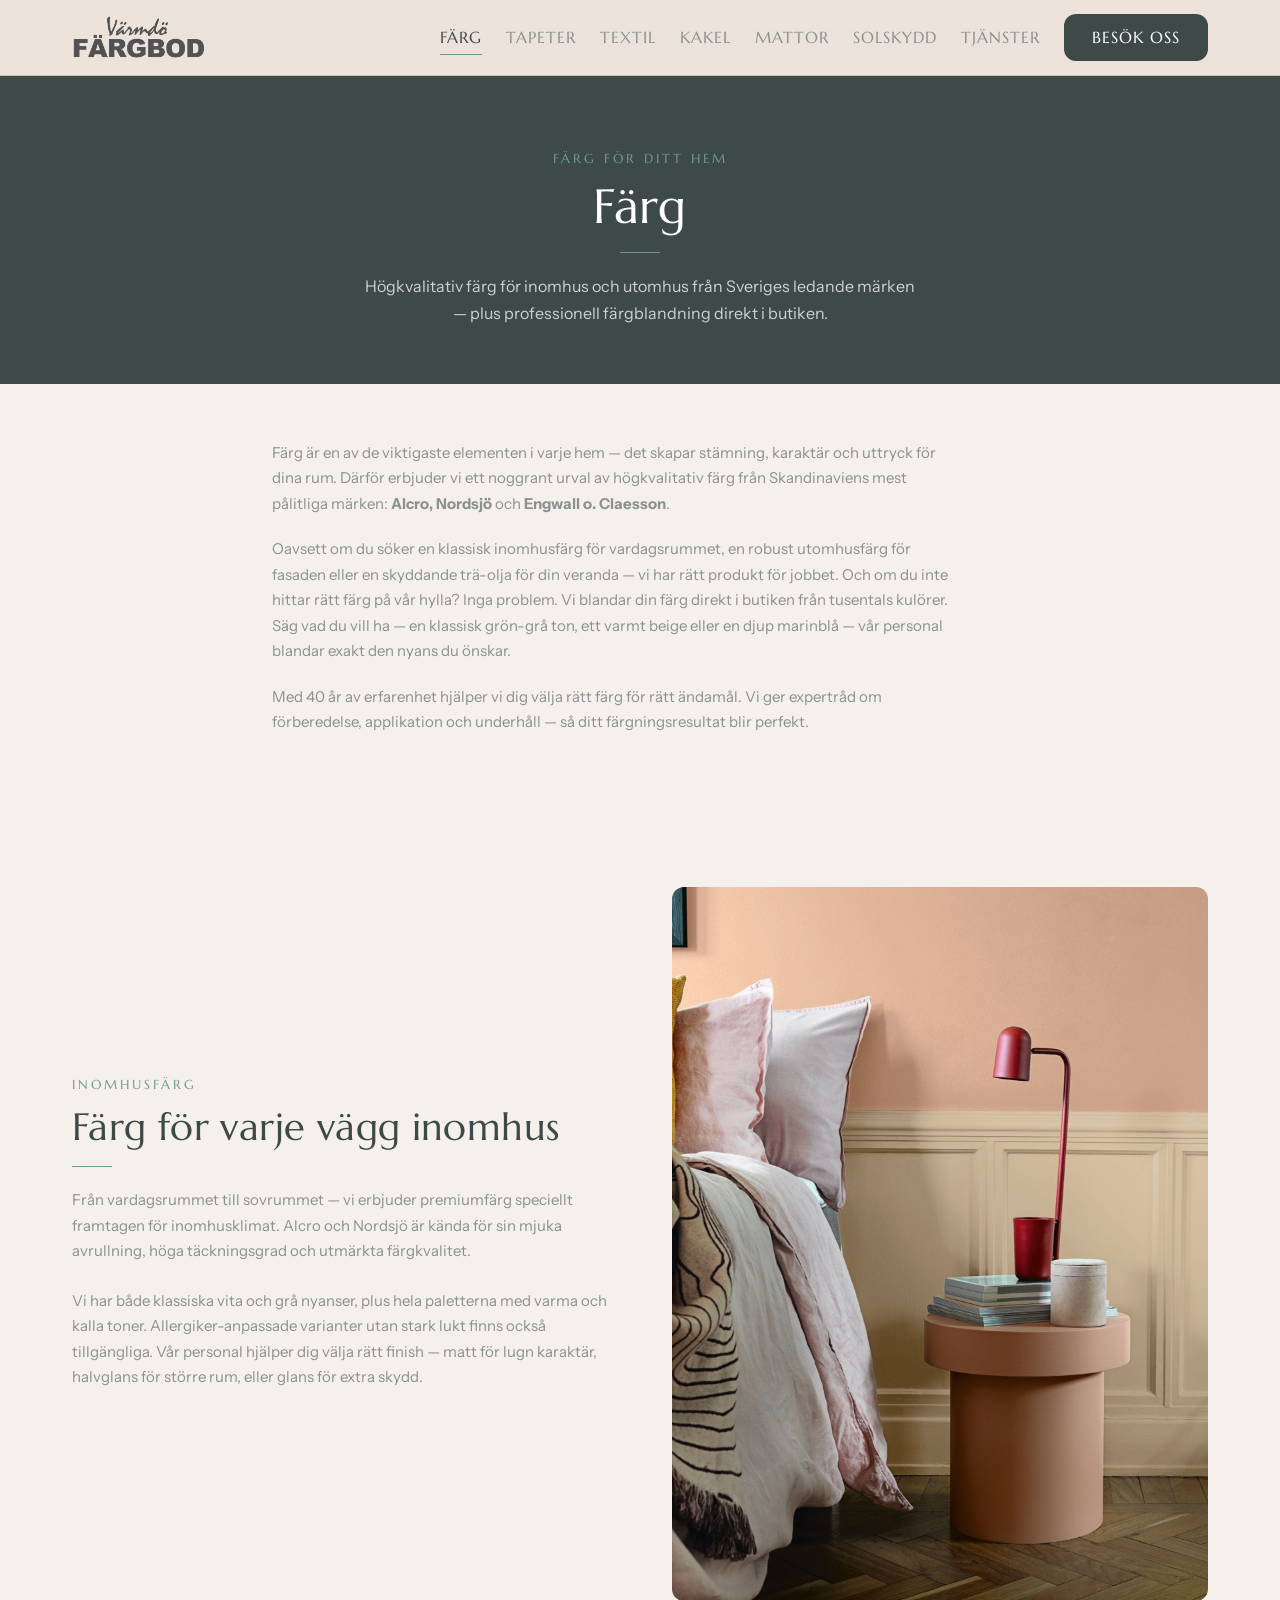
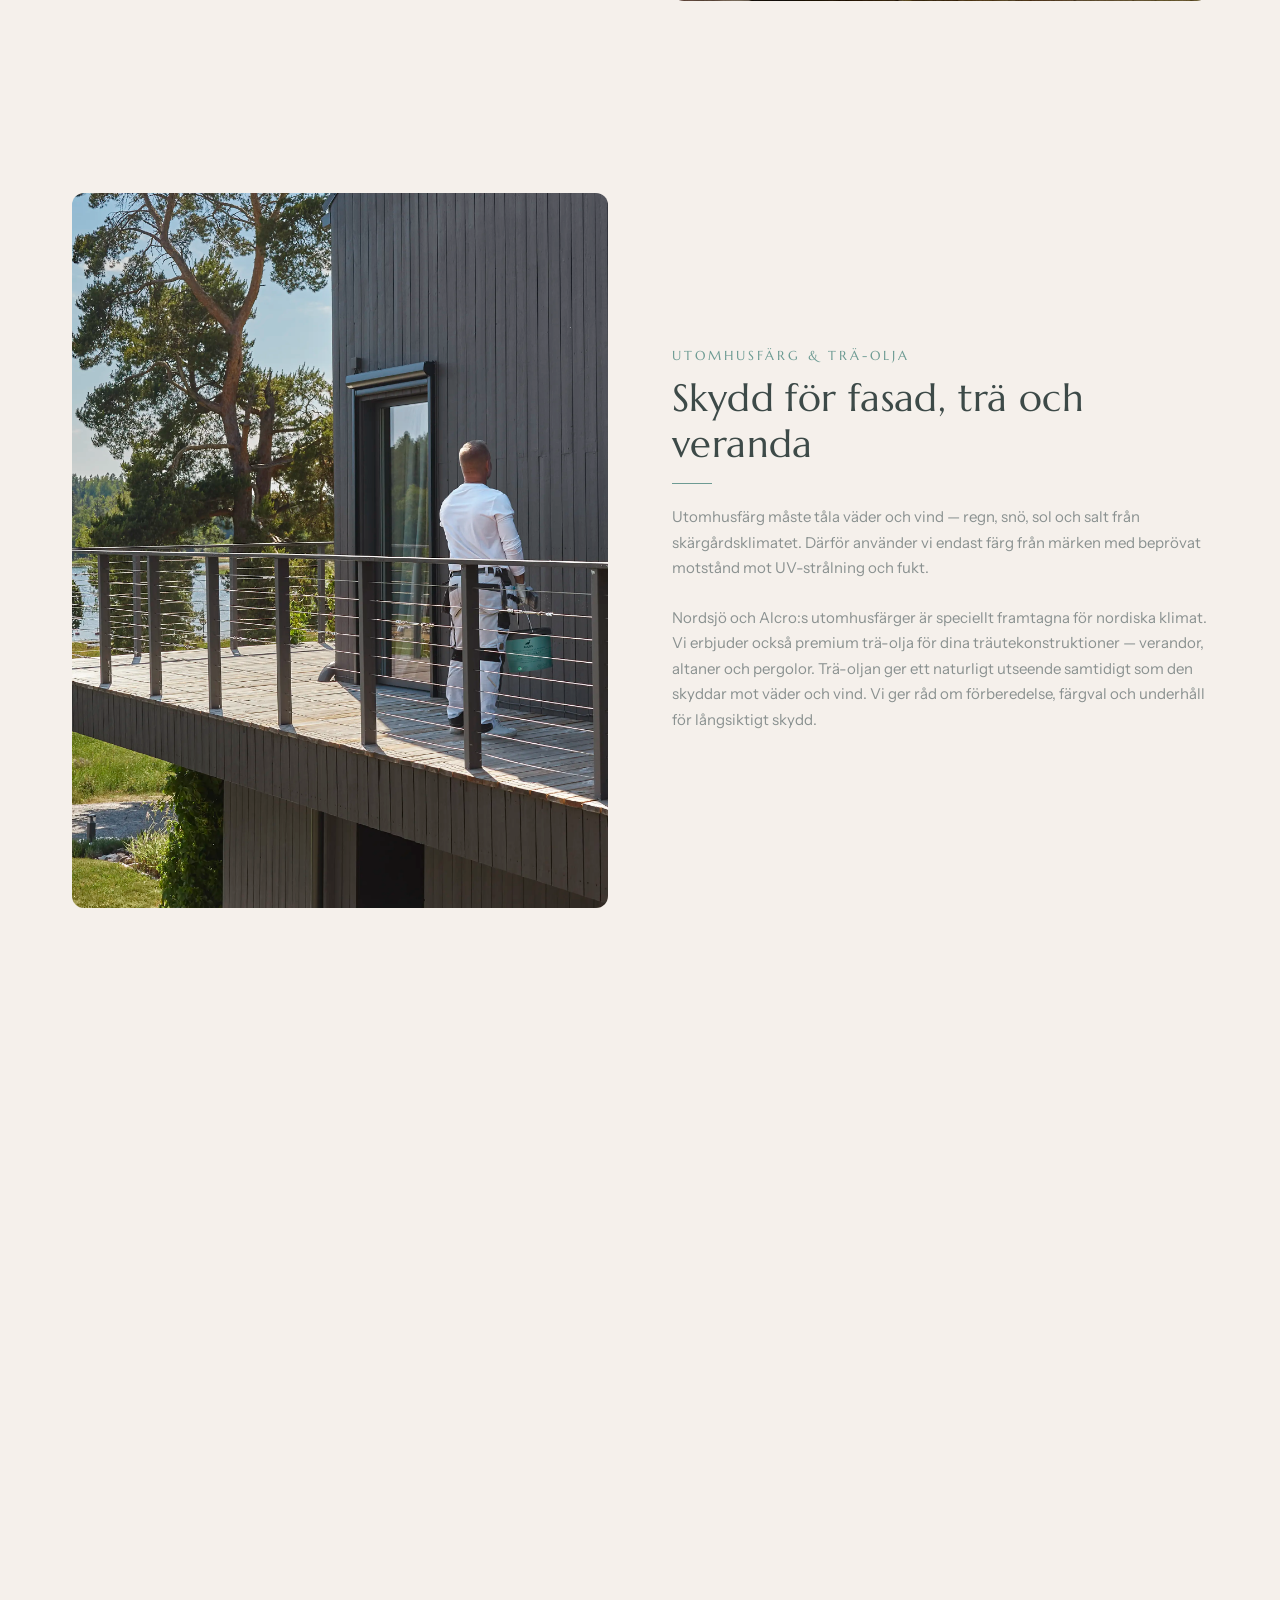
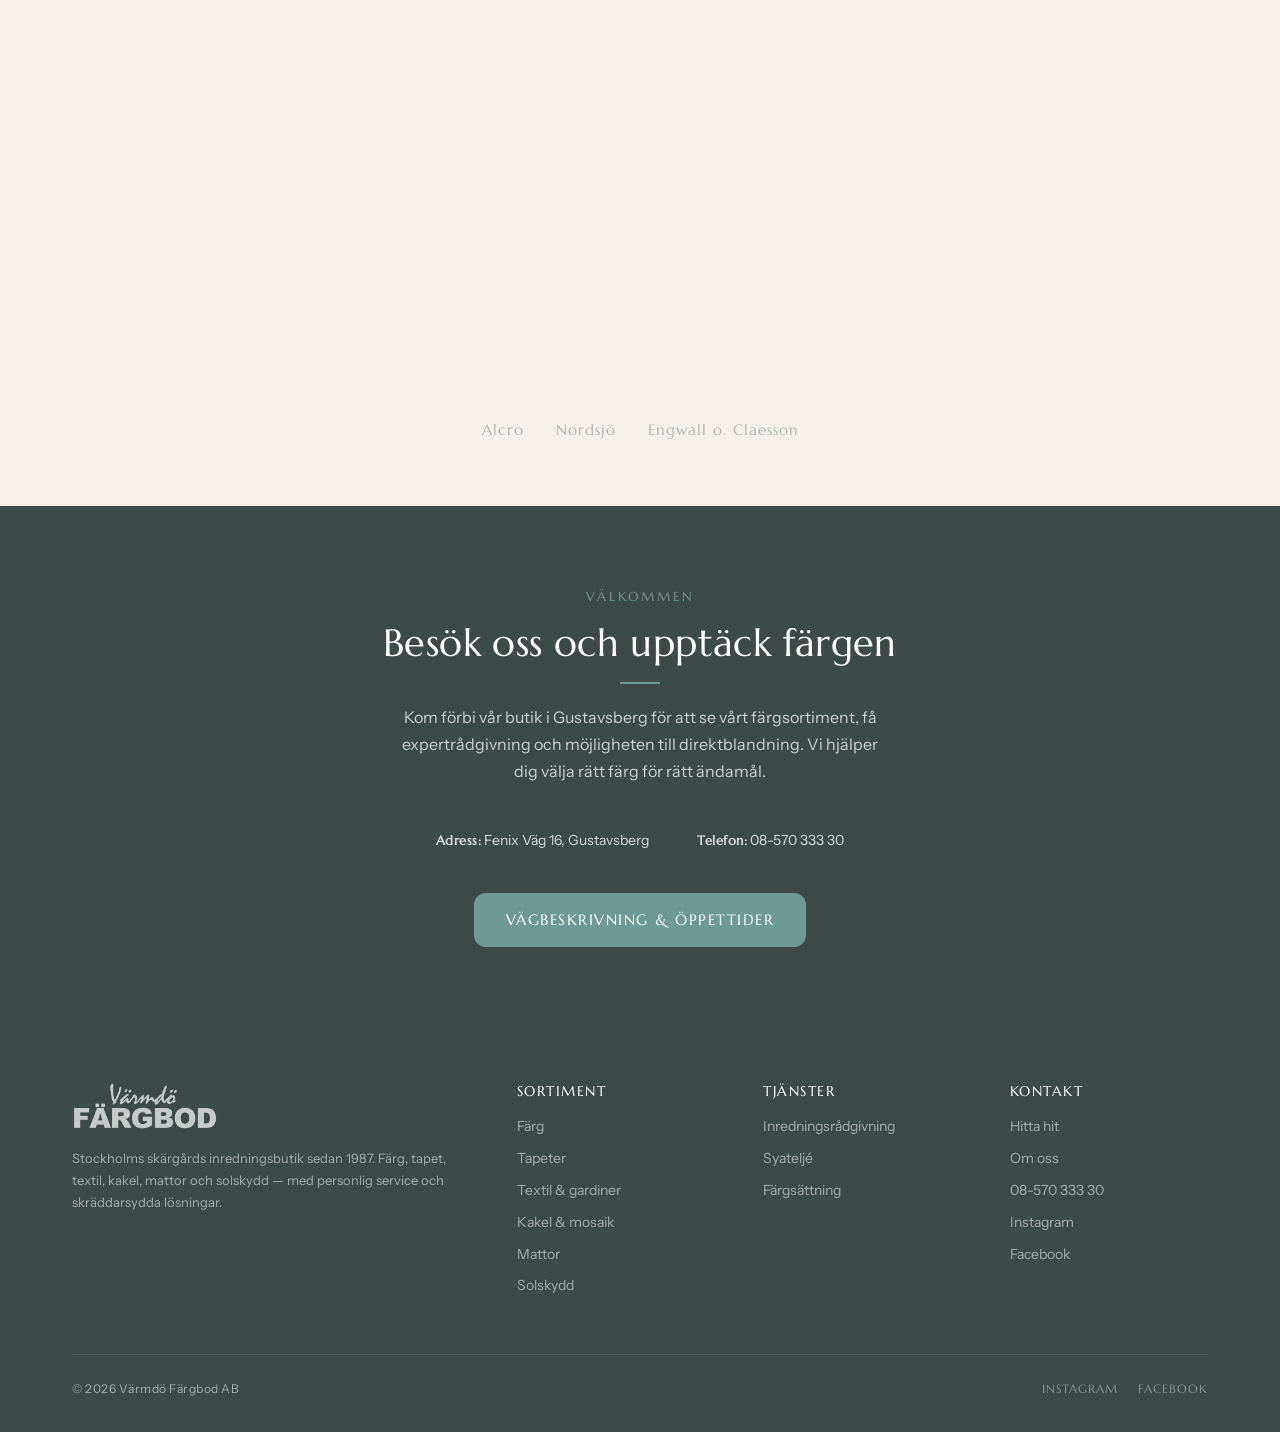
<file: farg.html>
<!DOCTYPE html>
<html lang="sv">
<head>
  <meta charset="UTF-8">
  <meta name="viewport" content="width=device-width, initial-scale=1.0">
  <title>Färg — Inomhus, utomhus & färgblandning i butik | Värmdö Färgbod</title>
  <meta name="description" content="Högkvalitativ färg för inomhus och utomhus från Alcro, Nordsjö och Engwall o. Claesson. Professionell färgblandning i butik i Gustavsberg, Värmdö. Personlig expert-rådgivning om färg och kulörer.">
  <link rel="stylesheet" href="css/style.css">
</head>
<body>

<!-- ============================================================
     NAVIGATION
     ============================================================ -->
<nav class="site-nav">
  <div class="container">
    <a href="index.html" class="site-nav__logo"><img src="img/vflogga.png" alt="Värmdö Färgbod"></a>
    <button class="site-nav__toggle" aria-label="Öppna meny" onclick="document.querySelector('.site-nav__links').classList.toggle('open')">
      <span></span><span></span><span></span>
    </button>
    <div class="site-nav__links">
      <a href="farg.html" class="active">Färg</a>
      <a href="tapeter.html">Tapeter</a>
      <a href="textil.html">Textil</a>
      <a href="kakel.html">Kakel</a>
      <a href="mattor.html">Mattor</a>
      <a href="solskydd.html">Solskydd</a>
      <a href="tjanster/index.html">Tjänster</a>
      
      <a href="kontakt.html" class="site-nav__cta">Besök oss</a>
    </div>
  </div>
</nav>

<!-- ============================================================
     PAGE HERO
     ============================================================ -->
<section class="page-hero fade-up">
  <div class="container">
    <div class="eyebrow fade-up">Färg för ditt hem</div>
    <h1 class="fade-up fade-up-d1">Färg</h1>
    <span class="sep fade-up fade-up-d2"></span>
    <p class="fade-up fade-up-d2">Högkvalitativ färg för inomhus och utomhus från Sveriges ledande märken — plus professionell färgblandning direkt i butiken.</p>
  </div>
</section>

<!-- ============================================================
     PRODUCT INTRO
     ============================================================ -->
<section class="product-intro fade-up">
  <div class="container--narrow">
    <p>Färg är en av de viktigaste elementen i varje hem — det skapar stämning, karaktär och uttryck för dina rum. Därför erbjuder vi ett noggrant urval av högkvalitativ färg från Skandinaviens mest pålitliga märken: <strong>Alcro, Nordsjö</strong> och <strong>Engwall o. Claesson</strong>.</p>
    <p>Oavsett om du söker en klassisk inomhusfärg för vardagsrummet, en robust utomhusfärg för fasaden eller en skyddande trä-olja för din veranda — vi har rätt produkt för jobbet. Och om du inte hittar rätt färg på vår hylla? Inga problem. Vi blandar din färg direkt i butiken från tusentals kulörer. Säg vad du vill ha — en klassisk grön-grå ton, ett varmt beige eller en djup marinblå — vår personal blandar exakt den nyans du önskar.</p>
    <p>Med 40 år av erfarenhet hjälper vi dig välja rätt färg för rätt ändamål. Vi ger expertråd om förberedelse, applikation och underhåll — så ditt färgningsresultat blir perfekt.</p>
  </div>
</section>

<!-- ============================================================
     INOMHUSFÄRG (INDOOR PAINT)
     ============================================================ -->
<section class="section">
  <div class="container">
    <div class="feature-split fade-up">
      <div class="feature-split__text">
        <div class="eyebrow">Inomhusfärg</div>
        <h2>Färg för varje vägg inomhus</h2>
        <span class="sep sep--left"></span>
        <p>Från vardagsrummet till sovrummet — vi erbjuder premiumfärg speciellt framtagen för inomhusklimat. Alcro och Nordsjö är kända för sin mjuka avrullning, höga täckningsgrad och utmärkta färgkvalitet.</p>
        <p>Vi har både klassiska vita och grå nyanser, plus hela paletterna med varma och kalla toner. Allergiker-anpassade varianter utan stark lukt finns också tillgängliga. Vår personal hjälper dig välja rätt finish — matt för lugn karaktär, halvglans för större rum, eller glans för extra skydd.</p>
      </div>
      <div class="feature-split__image">
        <img src="img/hero-inredning.jpg" alt="Mörkblå målade innerväggar och tak i ett modernt hem" loading="lazy">
      </div>
    </div>
  </div>
</section>

<!-- ============================================================
     UTOMHUSFÄRG & TRÄ-OLJA (OUTDOOR & WOOD OIL)
     ============================================================ -->
<section class="section section--alt">
  <div class="container">
    <div class="feature-split feature-split--reverse fade-up">
      <div class="feature-split__text">
        <div class="eyebrow">Utomhusfärg & trä-olja</div>
        <h2>Skydd för fasad, trä och veranda</h2>
        <span class="sep sep--left"></span>
        <p>Utomhusfärg måste tåla väder och vind — regn, snö, sol och salt från skärgårdsklimatet. Därför använder vi endast färg från märken med beprövat motstånd mot UV-strålning och fukt.</p>
        <p>Nordsjö och Alcro:s utomhusfärger är speciellt framtagna för nordiska klimat. Vi erbjuder också premium trä-olja för dina träutekonstruktioner — verandor, altaner och pergolor. Trä-oljan ger ett naturligt utseende samtidigt som den skyddar mot väder och vind. Vi ger råd om förberedelse, färgval och underhåll för långsiktigt skydd.</p>
      </div>
      <div class="feature-split__image">
        <img src="img/farg-utomhus.webp" alt="Modern husfasad med målare som applicerar utomhusfärg" loading="lazy">
      </div>
    </div>
  </div>
</section>

<!-- ============================================================
     FÄRGBLANDNING I BUTIK (CUSTOM MIXING)
     ============================================================ -->
<section class="section">
  <div class="container">
    <div class="feature-split fade-up">
      <div class="feature-split__text">
        <div class="eyebrow">Färgblandning i butik</div>
        <h2>Din perfekta färg — direktblandning</h2>
        <span class="sep sep--left"></span>
        <p>Du har sett en färg du älskar — men den finns inte i vårt sortiment? Eller du vill ha en helt egen nyans? Vi blandar din färg på plats, direkt i butiken.</p>
        <p>Med våra moderna färgblandningsmaskiner kan vi skapa nästan vilken kulör som helst från Alcros och Nordsjös baser. Det tar bara några minuter, och du går hem med din helt unika färg, färdig att måla.</p>
        <p>Vi erbjuder även färgprovning — ta hem små provburkar så du kan se hur kulören fungerar i ditt eget ljus innan du köper hela omgången.</p>
      </div>
      <div class="feature-split__image">
        <img src="img/farg-alcro-produkter.webp" alt="Alcro färgburkar med olika nyanser av inomhusfärg" loading="lazy">
      </div>
    </div>
  </div>
</section>

<!-- ============================================================
     BRANDS
     ============================================================ -->
<section class="section section--alt" style="padding: 40px 0;">
  <div class="container">
    <div class="section__header fade-up" style="margin-bottom: 20px;">
      <div class="eyebrow">Vår färg kommer från</div>
    </div>
    <div class="brands fade-up fade-up-d1">
      <span>Alcro</span>
      <span>Nordsjö</span>
      <span>Engwall o. Claesson</span>
    </div>
  </div>
</section>

<!-- ============================================================
     CTA
     ============================================================ -->
<section class="section cta-section section--dark">
  <div class="container">
    <div class="eyebrow fade-up">Välkommen</div>
    <h2 class="fade-up fade-up-d1">Besök oss och upptäck färgen</h2>
    <span class="sep fade-up fade-up-d2"></span>
    <p class="fade-up fade-up-d2">Kom förbi vår butik i Gustavsberg för att se vårt färgsortiment, få expertrådgivning och möjligheten till direktblandning. Vi hjälper dig välja rätt färg för rätt ändamål.</p>
    <div class="contact-bar fade-up fade-up-d3" style="margin-bottom: 24px;">
      <span><strong>Adress:</strong> Fenix Väg 16, Gustavsberg</span>
      <span><strong>Telefon:</strong> 08-570 333 30</span>
    </div>
    <a href="kontakt.html" class="btn btn--accent fade-up fade-up-d4">Vägbeskrivning &amp; öppettider</a>
  </div>
</section>

<!-- ============================================================
     FOOTER
     ============================================================ -->
<footer class="site-footer">
  <div class="container">
    <div class="footer-grid">
      <div>
        <div class="site-footer__logo"><img src="img/vflogga.png" alt="Värmdö Färgbod"></div>
        <p>Stockholms skärgårds inredningsbutik sedan 1987. Färg, tapet, textil, kakel, mattor och solskydd — med personlig service och skräddarsydda lösningar.</p>
      </div>

      <div>
        <h4>Sortiment</h4>
        <a href="farg.html">Färg</a>
        <a href="tapeter.html">Tapeter</a>
        <a href="textil.html">Textil &amp; gardiner</a>
        <a href="kakel.html">Kakel &amp; mosaik</a>
        <a href="mattor.html">Mattor</a>
        <a href="solskydd.html">Solskydd</a>
      </div>
      <div>
        <h4>Tjänster</h4>
        <a href="tjanster/index.html">Inredningsrådgivning</a>
        <a href="/tjanster/syatelje.html">Syateljé</a>
        <a href="/tjanster/fargsattning.html">Färgsättning</a>
      </div>
      <div>
        <h4>Kontakt</h4>
        <a href="kontakt.html">Hitta hit</a>
        <a href="om-oss.html">Om oss</a>
        <a href="tel:0857033330">08-570 333 30</a>
        <a href="https://www.instagram.com/varmdofargbod/" target="_blank" rel="noopener">Instagram</a>
        <a href="https://www.facebook.com/varmdofargbod" target="_blank" rel="noopener">Facebook</a>
      </div>
    </div>
    <div class="site-footer__bottom">
      <span>&copy; 2026 Värmdö Färgbod AB</span>
      <div class="site-footer__social">
        <a href="https://www.instagram.com/varmdofargbod/" target="_blank" rel="noopener">Instagram</a>
        <a href="https://www.facebook.com/varmdofargbod" target="_blank" rel="noopener">Facebook</a>
      </div>
    </div>
  </div>
</footer>

<script>
document.addEventListener('DOMContentLoaded', function() {
  const observer = new IntersectionObserver(function(entries) {
    entries.forEach(function(entry) {
      if (entry.isIntersecting) {
        entry.target.classList.add('revealed');
        observer.unobserve(entry.target);
      }
    });
  }, { threshold: 0.15, rootMargin: '0px 0px -40px 0px' });
  document.querySelectorAll('.fade-up').forEach(function(el) {
    observer.observe(el);
  });
  // Brand list stagger
  const brandObserver = new IntersectionObserver(function(entries) {
    entries.forEach(function(entry) {
      if (entry.isIntersecting) {
        const items = entry.target.querySelectorAll('span, a');
        items.forEach(function(item, i) {
          item.style.transitionDelay = (i * 30) + 'ms';
        });
        entry.target.classList.add('revealed');
        brandObserver.unobserve(entry.target);
      }
    });
  }, { threshold: 0.1, rootMargin: '0px 0px -20px 0px' });
  document.querySelectorAll('.brand-list').forEach(function(el) {
    brandObserver.observe(el);
  });
});
</script>

</body>
</html>
</file>
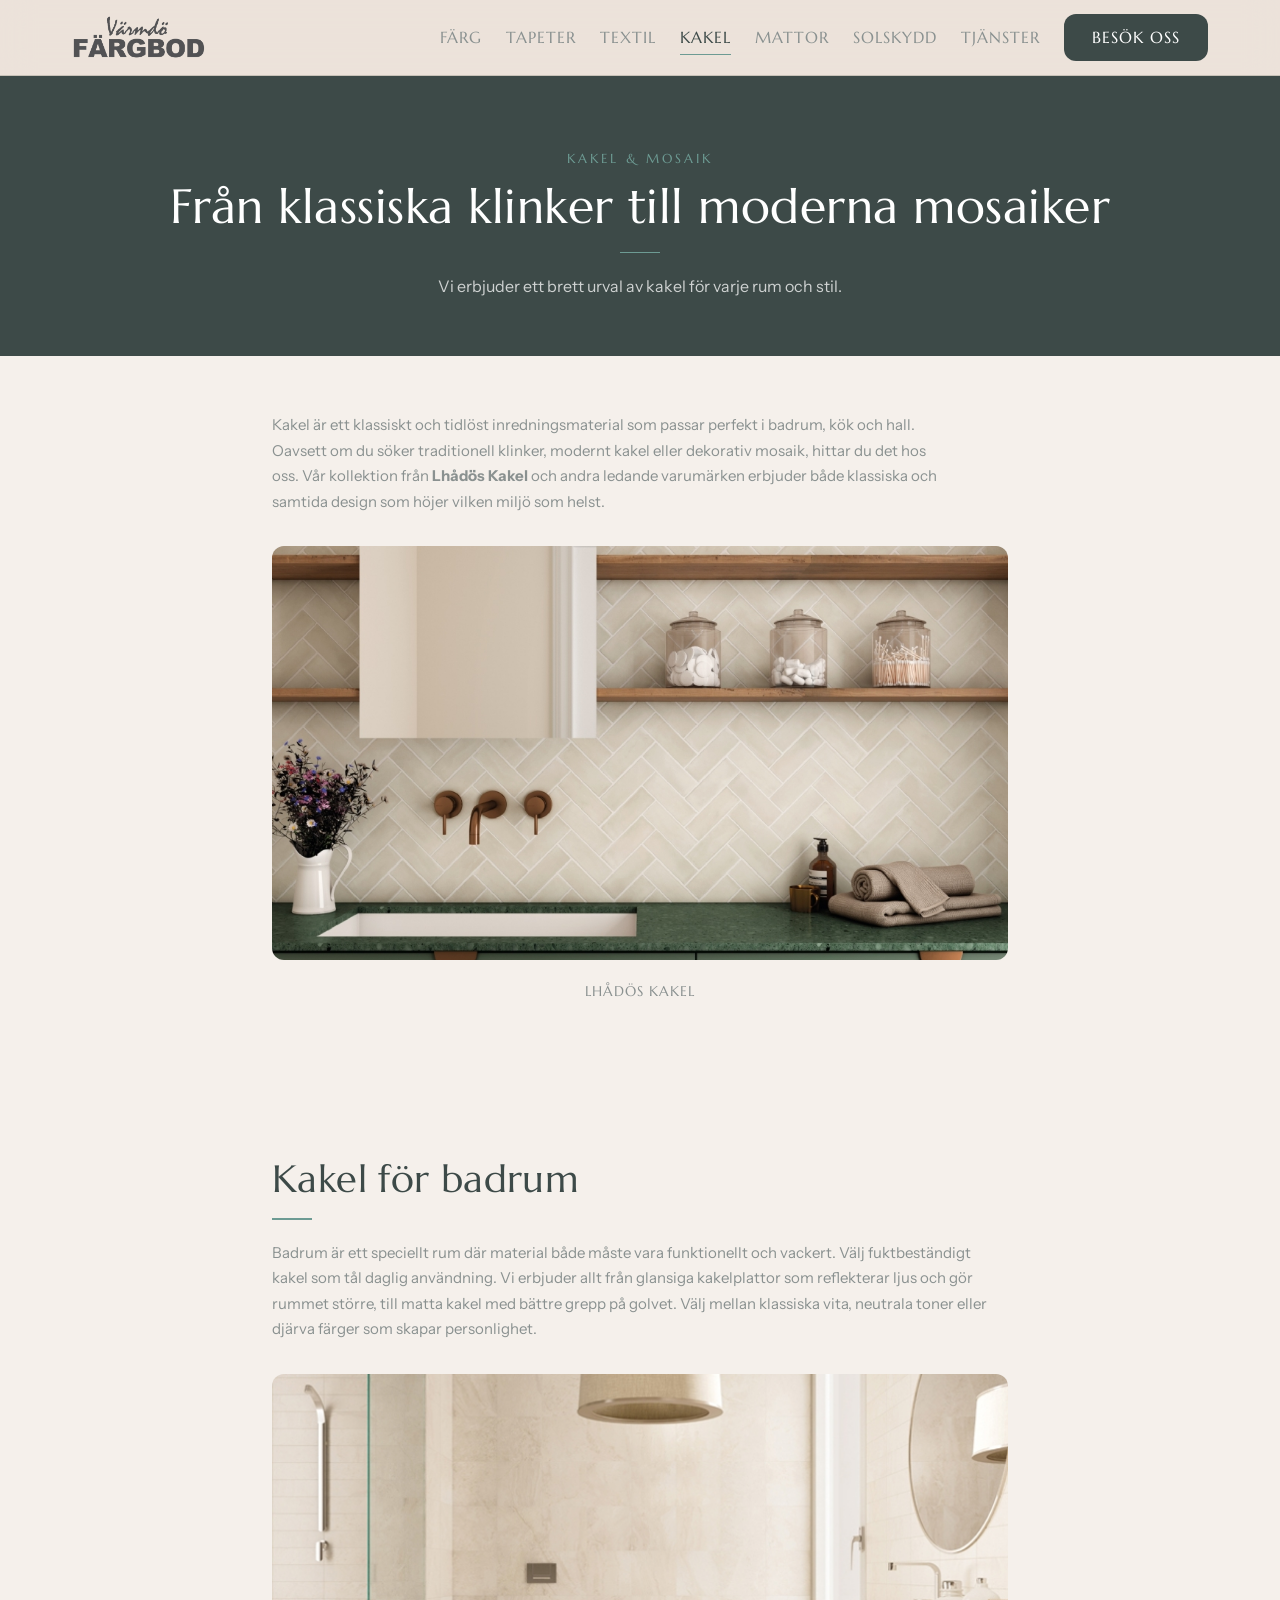
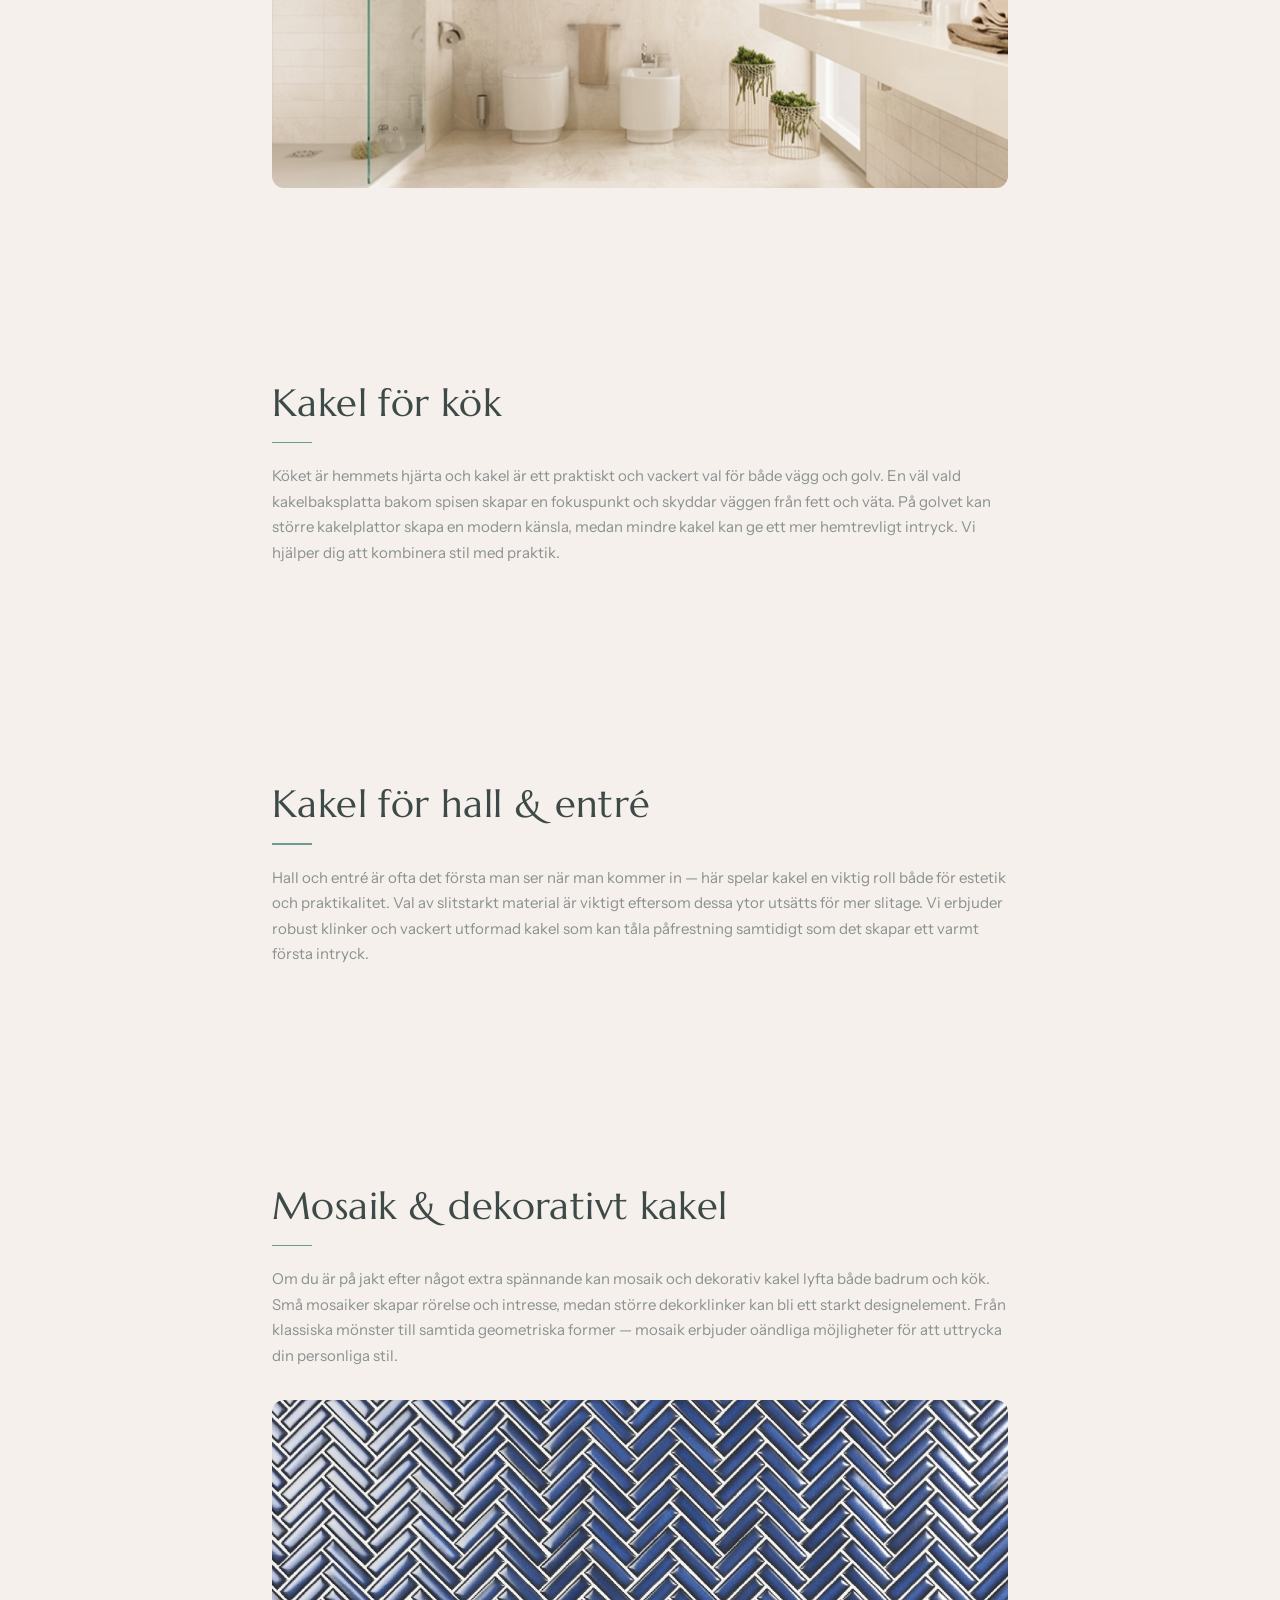
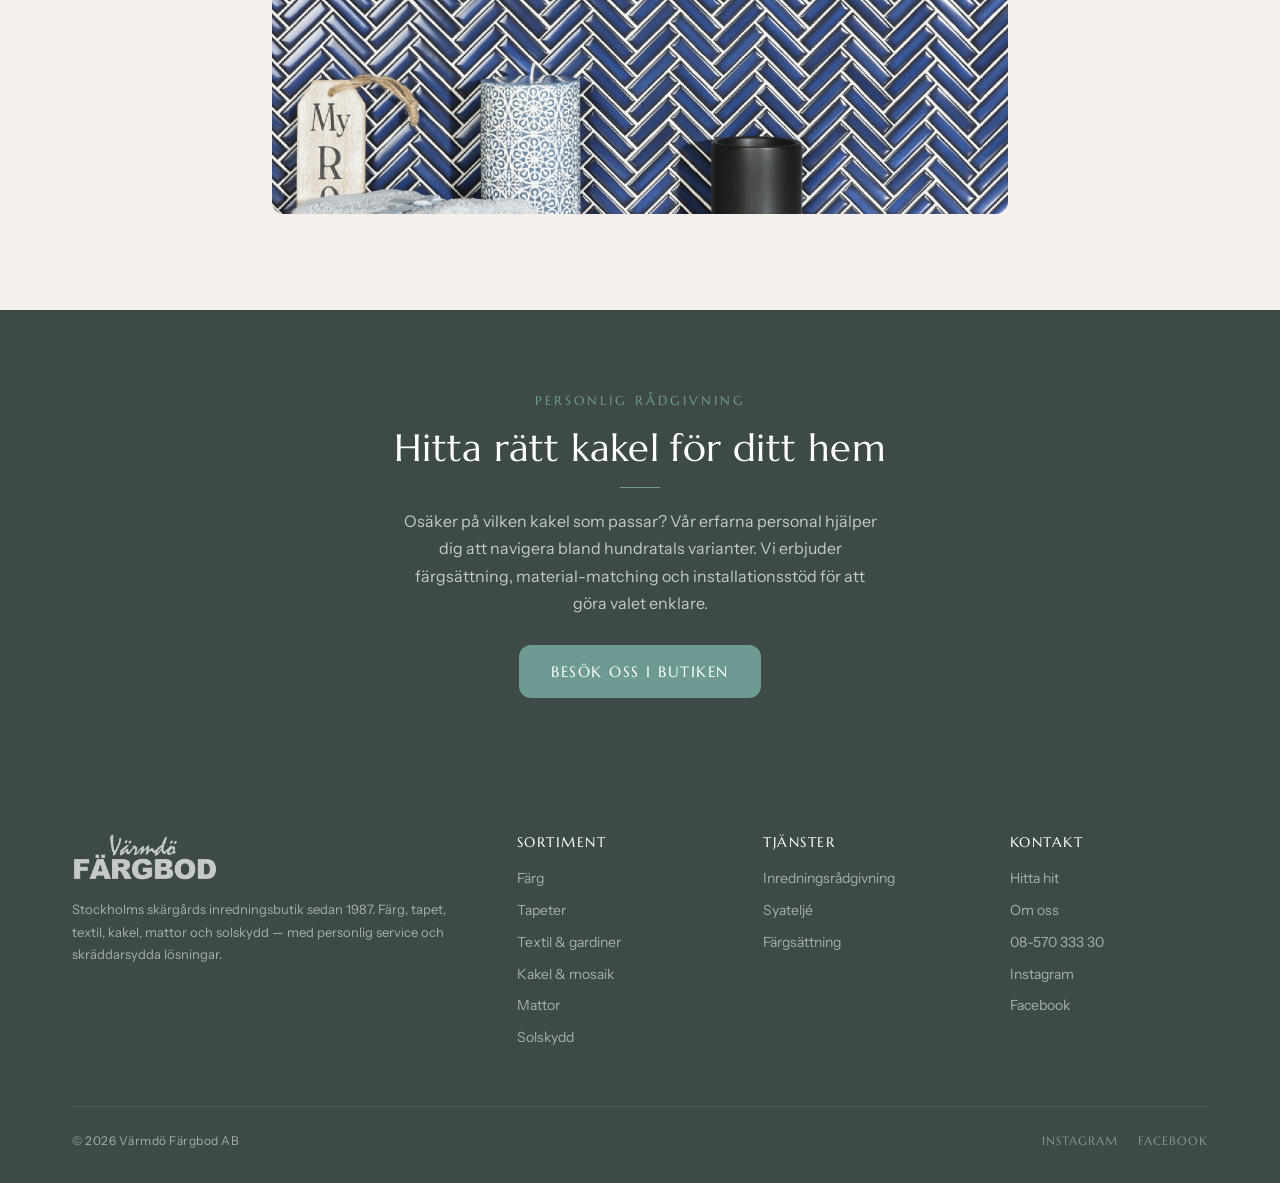
<file: kakel.html>
<!DOCTYPE html>
<html lang="sv">
<head>
  <meta charset="UTF-8">
  <meta name="viewport" content="width=device-width, initial-scale=1.0">
  <title>Kakel & Mosaik — Klinker, kakel och mosaik för badrum & kök | Värmdö Färgbod</title>
  <meta name="description" content="Kakel, klinker och mosaik för badrum, kök och hall. Lhådös Kakel och andra premiumvarumärken. Personlig rådgivning och installation i Gustavsberg, Värmdö.">
  <link rel="stylesheet" href="css/style.css">
</head>
<body>

<!-- ============================================================
     NAVIGATION
     ============================================================ -->
<nav class="site-nav">
  <div class="container">
    <a href="index.html" class="site-nav__logo"><img src="img/vflogga.png" alt="Värmdö Färgbod"></a>
    <button class="site-nav__toggle" aria-label="Öppna meny" onclick="document.querySelector('.site-nav__links').classList.toggle('open')">
      <span></span><span></span><span></span>
    </button>
    <div class="site-nav__links">
      <a href="farg.html">Färg</a>
      <a href="tapeter.html">Tapeter</a>
      <a href="textil.html">Textil</a>
      <a href="kakel.html" class="active">Kakel</a>
      <a href="mattor.html">Mattor</a>
      <a href="solskydd.html">Solskydd</a>
      <a href="tjanster/index.html">Tjänster</a>
      
      <a href="kontakt.html" class="site-nav__cta">Besök oss</a>
    </div>
  </div>
</nav>

<!-- ============================================================
     PAGE HERO — Theme: Morris
     ============================================================ -->
<section class="page-hero">
  <div class="container">
    <div class="eyebrow fade-up">Kakel &amp; mosaik</div>
    <h1 class="fade-up fade-up-d1">Från klassiska klinker till moderna mosaiker</h1>
    <span class="sep fade-up fade-up-d2"></span>
    <p class="fade-up fade-up-d2">Vi erbjuder ett brett urval av kakel för varje rum och stil.</p>
  </div>
</section>

<!-- ============================================================
     PRODUCT INTRO
     ============================================================ -->
<section class="product-intro fade-up">
  <div class="container container--narrow">
    <p>Kakel är ett klassiskt och tidlöst inredningsmaterial som passar perfekt i badrum, kök och hall. Oavsett om du söker traditionell klinker, modernt kakel eller dekorativ mosaik, hittar du det hos oss. Vår kollektion från <strong>Lhådös Kakel</strong> och andra ledande varumärken erbjuder både klassiska och samtida design som höjer vilken miljö som helst.</p>
    <div class="feature-split__image" style="aspect-ratio:16/9; margin-top:32px;"><img src="img/kakel-kok-herringbone.jpg" alt="Kök med fiskbenslagt kakel och gröna skåpluckor" loading="lazy"></div>
    <div class="brand-list fade-up fade-up-d1">
      <span>Lhådös Kakel</span>
    </div>
  </div>
</section>

<!-- ============================================================
     SECTION: BADRUM — Theme: Morris
     ============================================================ -->
<section class="section">
  <div class="container container--narrow">
    <h2 class="fade-up">Kakel för badrum</h2>
    <span class="sep sep--left"></span>
    <p style="margin-bottom: 24px; color: var(--color-ink-light); font-size: 15px;">Badrum är ett speciellt rum där material både måste vara funktionellt och vackert. Välj fuktbeständigt kakel som tål daglig användning. Vi erbjuder allt från glansiga kakelplattor som reflekterar ljus och gör rummet större, till matta kakel med bättre grepp på golvet. Välj mellan klassiska vita, neutrala toner eller djärva färger som skapar personlighet.</p>
    <div class="feature-split__image" style="aspect-ratio:16/9; margin-top:32px;"><img src="img/kakel-badrum.jpg" alt="Elegant badrum i vit marmor" loading="lazy"></div>
  </div>
</section>

<!-- ============================================================
     SECTION: KÖK — Theme: Morris
     ============================================================ -->
<section class="section">
  <div class="container container--narrow">
    <h2 class="fade-up">Kakel för kök</h2>
    <span class="sep sep--left"></span>
    <p style="margin-bottom: 24px; color: var(--color-ink-light); font-size: 15px;">Köket är hemmets hjärta och kakel är ett praktiskt och vackert val för både vägg och golv. En väl vald kakelbaksplatta bakom spisen skapar en fokuspunkt och skyddar väggen från fett och väta. På golvet kan större kakelplattor skapa en modern känsla, medan mindre kakel kan ge ett mer hemtrevligt intryck. Vi hjälper dig att kombinera stil med praktik.</p>
  </div>
</section>

<!-- ============================================================
     SECTION: HALLWAY & ENTRÉ — Theme: Morris
     ============================================================ -->
<section class="section">
  <div class="container container--narrow">
    <h2 class="fade-up">Kakel för hall &amp; entré</h2>
    <span class="sep sep--left"></span>
    <p style="margin-bottom: 24px; color: var(--color-ink-light); font-size: 15px;">Hall och entré är ofta det första man ser när man kommer in — här spelar kakel en viktig roll både för estetik och praktikalitet. Val av slitstarkt material är viktigt eftersom dessa ytor utsätts för mer slitage. Vi erbjuder robust klinker och vackert utformad kakel som kan tåla påfrestning samtidigt som det skapar ett varmt första intryck.</p>
  </div>
</section>

<!-- ============================================================
     SECTION: MOSAIK & DEKOR — Theme: Morris
     ============================================================ -->
<section class="section">
  <div class="container container--narrow">
    <h2 class="fade-up">Mosaik &amp; dekorativt kakel</h2>
    <span class="sep sep--left"></span>
    <p style="margin-bottom: 24px; color: var(--color-ink-light); font-size: 15px;">Om du är på jakt efter något extra spännande kan mosaik och dekorativ kakel lyfta både badrum och kök. Små mosaiker skapar rörelse och intresse, medan större dekorklinker kan bli ett starkt designelement. Från klassiska mönster till samtida geometriska former — mosaik erbjuder oändliga möjligheter för att uttrycka din personliga stil.</p>
    <div class="feature-split__image" style="aspect-ratio:16/9; margin-top:32px;"><img src="img/kakel-chevron-blå.jpg" alt="Blå chevronmosaik" loading="lazy"></div>
  </div>
</section>

<!-- ============================================================
     CTA SECTION
     ============================================================ -->
<section class="section--dark">
  <div class="container">
    <div class="eyebrow fade-up">Personlig rådgivning</div>
    <h2 class="fade-up fade-up-d1">Hitta rätt kakel för ditt hem</h2>
    <span class="sep fade-up fade-up-d2"></span>
    <p class="fade-up fade-up-d2" style="color: rgba(255,255,255,0.7); max-width: 480px; margin: 0 auto 28px;">Osäker på vilken kakel som passar? Vår erfarna personal hjälper dig att navigera bland hundratals varianter. Vi erbjuder färgsättning, material-matching och installationsstöd för att göra valet enklare.</p>
    <a href="kontakt.html" class="btn btn--accent fade-up fade-up-d3">Besök oss i butiken</a>
  </div>
</section>

<!-- ============================================================
     FOOTER
     ============================================================ -->
<footer class="site-footer">
  <div class="container">
    <div class="footer-grid">
      <div>
        <div class="site-footer__logo"><img src="img/vflogga.png" alt="Värmdö Färgbod"></div>
        <p>Stockholms skärgårds inredningsbutik sedan 1987. Färg, tapet, textil, kakel, mattor och solskydd — med personlig service och skräddarsydda lösningar.</p>
      </div>

      <div>
        <h4>Sortiment</h4>
        <a href="farg.html">Färg</a>
        <a href="tapeter.html">Tapeter</a>
        <a href="textil.html">Textil &amp; gardiner</a>
        <a href="kakel.html">Kakel &amp; mosaik</a>
        <a href="mattor.html">Mattor</a>
        <a href="solskydd.html">Solskydd</a>
      </div>
      <div>
        <h4>Tjänster</h4>
        <a href="tjanster/index.html">Inredningsrådgivning</a>
        <a href="/tjanster/syatelje.html">Syateljé</a>
        <a href="/tjanster/fargsattning.html">Färgsättning</a>
      </div>
      <div>
        <h4>Kontakt</h4>
        <a href="kontakt.html">Hitta hit</a>
        <a href="om-oss.html">Om oss</a>
        <a href="tel:0857033330">08-570 333 30</a>
        <a href="https://www.instagram.com/varmdofargbod/" target="_blank" rel="noopener">Instagram</a>
        <a href="https://www.facebook.com/varmdofargbod" target="_blank" rel="noopener">Facebook</a>
      </div>
    </div>
    <div class="site-footer__bottom">
      <span>&copy; 2026 Värmdö Färgbod AB</span>
      <div class="site-footer__social">
        <a href="https://www.instagram.com/varmdofargbod/" target="_blank" rel="noopener">Instagram</a>
        <a href="https://www.facebook.com/varmdofargbod" target="_blank" rel="noopener">Facebook</a>
      </div>
    </div>
  </div>
</footer>

<script>
document.addEventListener('DOMContentLoaded', function() {
  const observer = new IntersectionObserver(function(entries) {
    entries.forEach(function(entry) {
      if (entry.isIntersecting) {
        entry.target.classList.add('revealed');
        observer.unobserve(entry.target);
      }
    });
  }, { threshold: 0.15, rootMargin: '0px 0px -40px 0px' });
  document.querySelectorAll('.fade-up').forEach(function(el) {
    observer.observe(el);
  });
  // Brand list stagger
  const brandObserver = new IntersectionObserver(function(entries) {
    entries.forEach(function(entry) {
      if (entry.isIntersecting) {
        const items = entry.target.querySelectorAll('span, a');
        items.forEach(function(item, i) {
          item.style.transitionDelay = (i * 30) + 'ms';
        });
        entry.target.classList.add('revealed');
        brandObserver.unobserve(entry.target);
      }
    });
  }, { threshold: 0.1, rootMargin: '0px 0px -20px 0px' });
  document.querySelectorAll('.brand-list').forEach(function(el) {
    brandObserver.observe(el);
  });
});
</script>

</body>
</html>
</file>
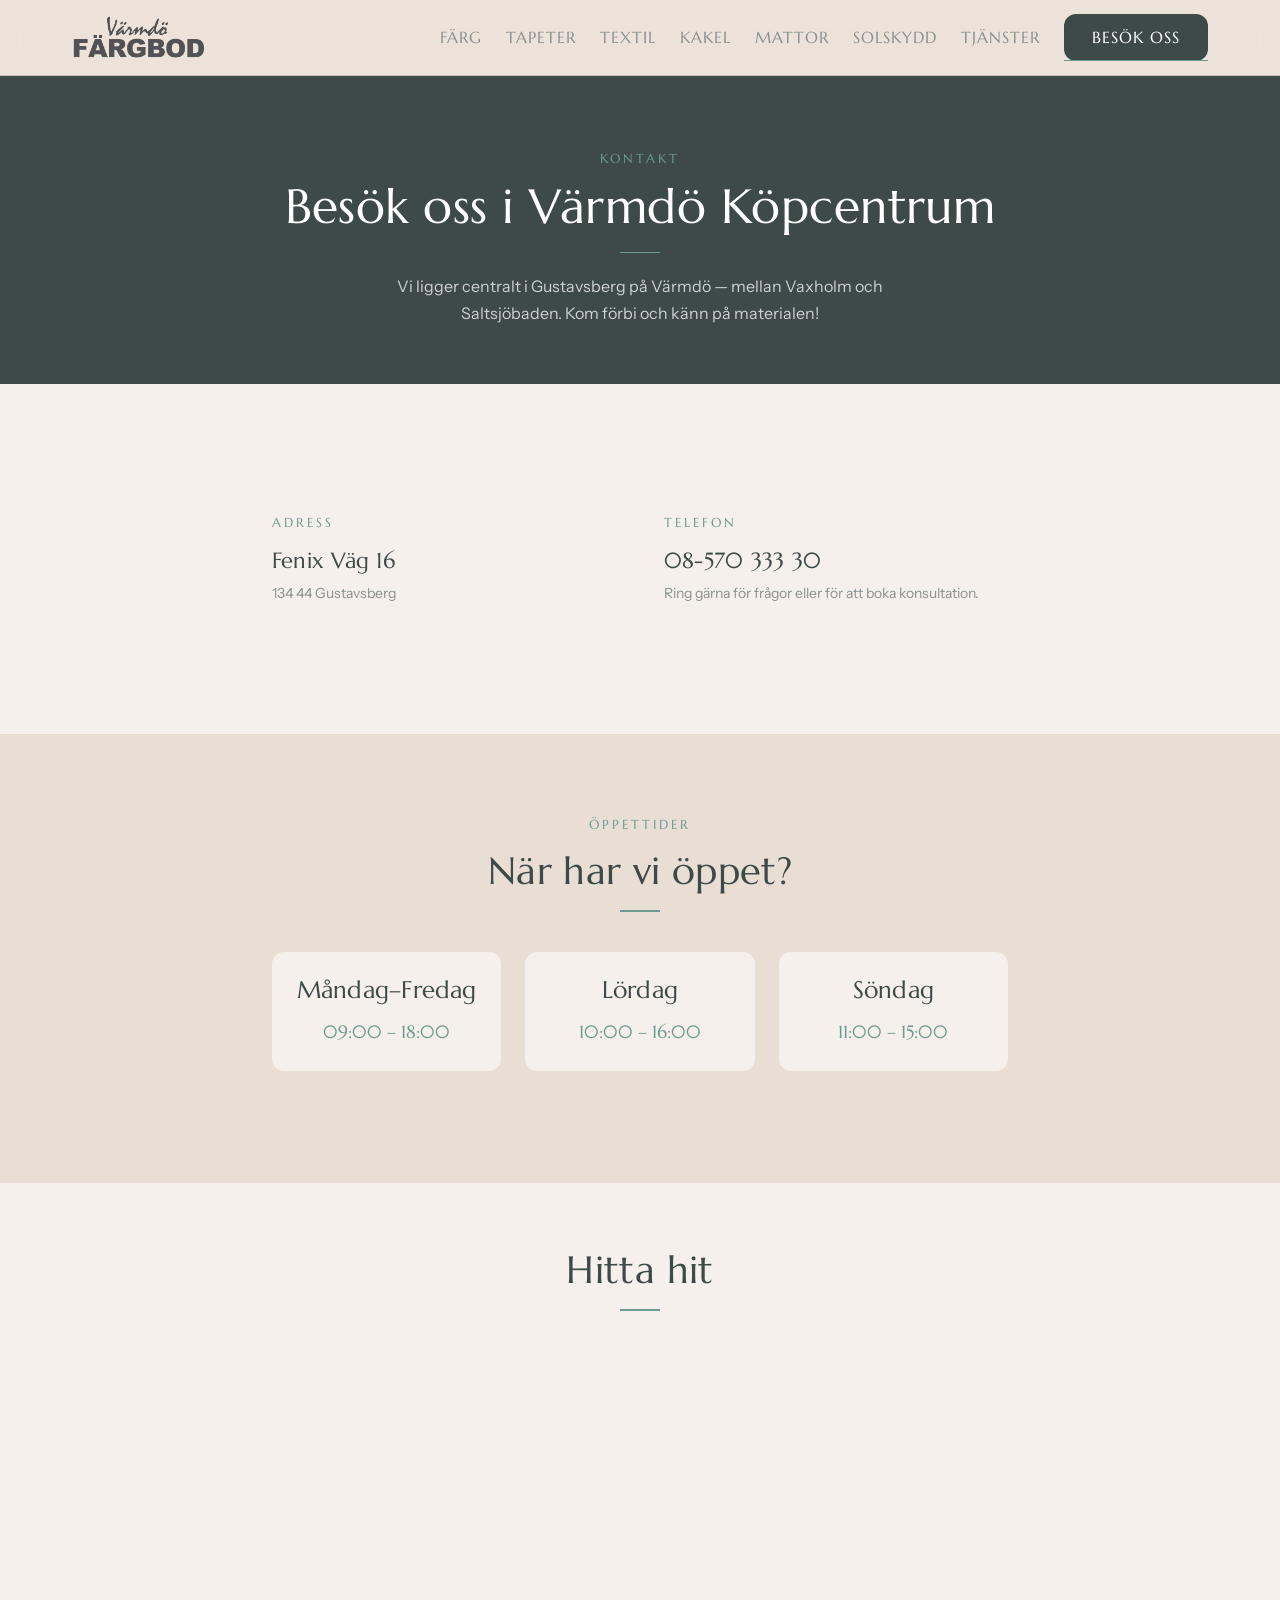
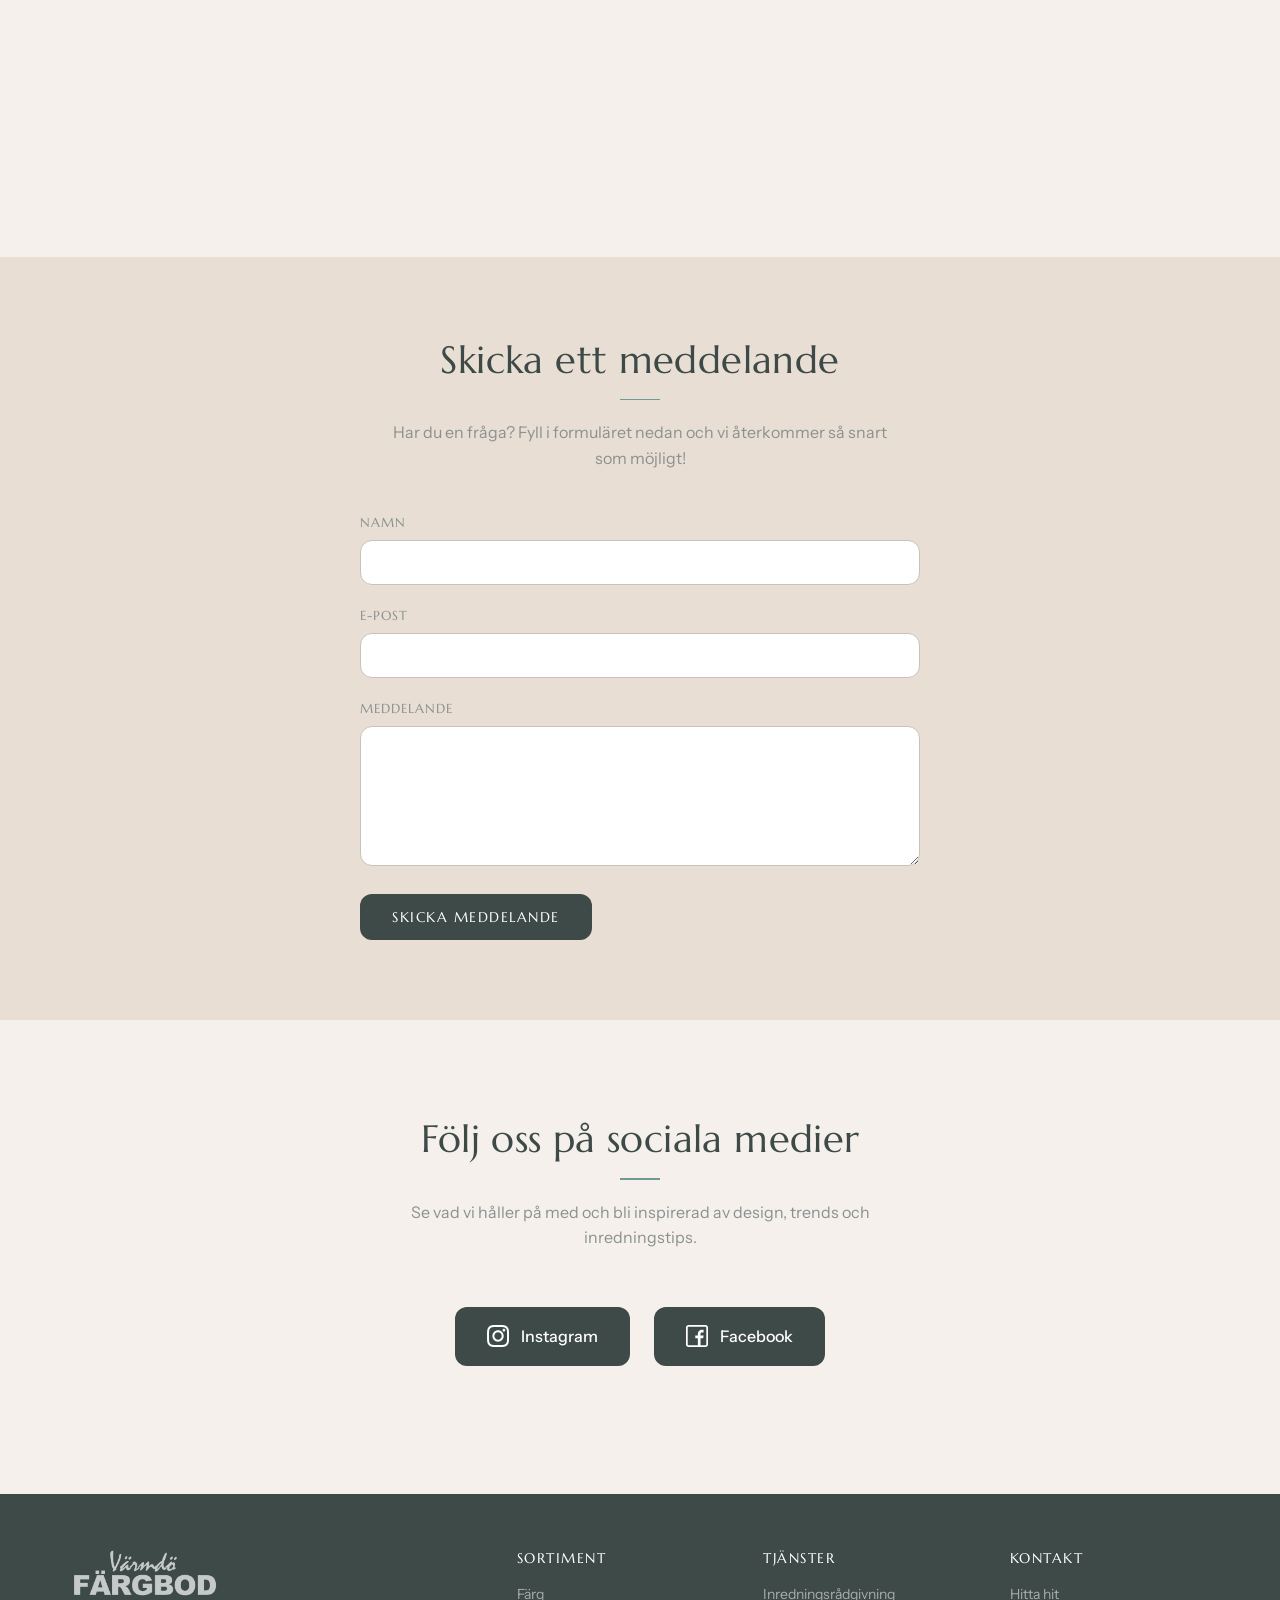
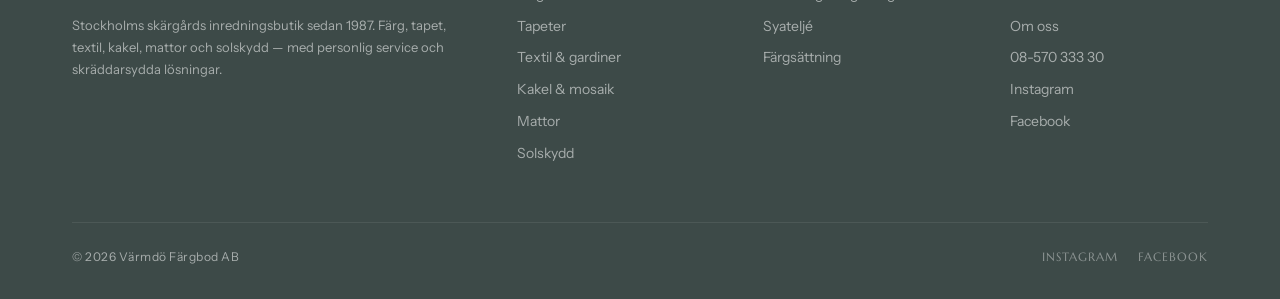
<file: kontakt.html>
<!DOCTYPE html>
<html lang="sv">
<head>
  <meta charset="UTF-8">
  <meta name="viewport" content="width=device-width, initial-scale=1.0">
  <title>Kontakt &amp; Öppettider — Hitta till Värmdö Färgbod i Gustavsberg</title>
  <meta name="description" content="Besök Värmdö Färgbod i Gustavsberg, Värmdö. Öppettider, adress, telefon och kontaktformulär. Vi ligger mellan Vaxholm och Saltsjöbaden i Stockholms skärgård.">
  <link rel="stylesheet" href="css/style.css">
</head>
<body>

<!-- ============================================================
     NAVIGATION
     ============================================================ -->
<nav class="site-nav">
  <div class="container">
    <a href="index.html" class="site-nav__logo"><img src="img/vflogga.png" alt="Värmdö Färgbod"></a>
    <button class="site-nav__toggle" aria-label="Öppna meny" onclick="document.querySelector('.site-nav__links').classList.toggle('open')">
      <span></span><span></span><span></span>
    </button>
    <div class="site-nav__links">
      <a href="farg.html">Färg</a>
      <a href="tapeter.html">Tapeter</a>
      <a href="textil.html">Textil</a>
      <a href="kakel.html">Kakel</a>
      <a href="mattor.html">Mattor</a>
      <a href="solskydd.html">Solskydd</a>
      <a href="tjanster/index.html">Tjänster</a>
      
      <a href="kontakt.html" class="site-nav__cta active">Besök oss</a>
    </div>
  </div>
</nav>

<!-- ============================================================
     PAGE HERO — Theme: Morris
     ============================================================ -->
<section class="page-hero">
  <div class="container">
    <div class="eyebrow">Kontakt</div>
    <h1>Besök oss i Värmdö Köpcentrum</h1>
    <span class="sep"></span>
    <p>Vi ligger centralt i Gustavsberg på Värmdö — mellan Vaxholm och Saltsjöbaden. Kom förbi och känn på materialen!</p>
  </div>
</section>

<!-- ============================================================
     CONTACT INFORMATION — Theme: Morris
     ============================================================ -->
<section class="section">
  <div class="container container--narrow">
    <div class="contact-info">
      <div class="contact-info__block">
        <div class="eyebrow">Adress</div>
        <h3><a href="https://maps.app.goo.gl/Hqt7QhSVK3a39VRx9" target="_blank" rel="noopener">Fenix Väg 16</a></h3>
        <p>134 44 Gustavsberg</p>
      </div>
      <div class="contact-info__block">
        <div class="eyebrow">Telefon</div>
        <h3><a href="tel:0857033330">08-570 333 30</a></h3>
        <p>Ring gärna för frågor eller för att boka konsultation.</p>
      </div>
    </div>
  </div>
</section>

<!-- ============================================================
     OPENING HOURS — Theme: Morris
     ============================================================ -->
<section class="section--warm" style="padding: 80px 0;">
  <div class="container container--narrow">
    <div class="section__header fade-up" style="margin-bottom: 40px;">
      <div class="eyebrow">Öppettider</div>
      <h2>När har vi öppet?</h2>
      <span class="sep"></span>
    </div>
    <div class="hours-grid">
      <div class="hours-item">
        <h3>Måndag–Fredag</h3>
        <p>09:00 – 18:00</p>
      </div>
      <div class="hours-item">
        <h3>Lördag</h3>
        <p>10:00 – 16:00</p>
      </div>
      <div class="hours-item">
        <h3>Söndag</h3>
        <p>11:00 – 15:00</p>
      </div>
    </div>
  </div>
</section>

<!-- ============================================================
     GOOGLE MAPS PLACEHOLDER — Theme: Morris
     ============================================================ -->
<section class="section" style="padding: 64px 0;">
  <div class="container">
    <div class="section__header fade-up" style="margin-bottom: 32px;">
      <h2>Hitta hit</h2>
      <span class="sep"></span>
    </div>
    <div class="map-embed fade-up" style="border-radius: var(--radius); overflow: hidden;">
      <iframe src="https://www.google.com/maps/embed?pb=!1m18!1m12!1m3!1d2040.5!2d18.4323028!3d59.3125778!2m3!1f0!2f0!3f0!3m2!1i1024!2i768!4f13.1!3m3!1m2!1s0x46f57fd1026e7d21%3A0x4e0b3481db582a81!2sV%C3%A4rmd%C3%B6%20F%C3%A4rgbod!5e0!3m2!1ssv!2sse!4v1710000000000" width="100%" height="450" style="border:0; display:block;" allowfullscreen="" loading="lazy" referrerpolicy="no-referrer-when-downgrade"></iframe>
    </div>
  </div>
</section>

<!-- ============================================================
     CONTACT FORM — Theme: Morris
     ============================================================ -->
<section class="section--warm" style="padding: 80px 0;">
  <div class="container container--narrow">
    <div class="section__header fade-up" style="margin-bottom: 40px;">
      <h2>Skicka ett meddelande</h2>
      <span class="sep"></span>
      <p class="section-subtitle">Har du en fråga? Fyll i formuläret nedan och vi återkommer så snart som möjligt!</p>
    </div>
    <form class="contact-form" style="max-width: 560px; margin: 0 auto;" action="https://formspree.io/f/mreozgld" method="POST">
      <div class="form-group fade-up">
        <label for="name">Namn</label>
        <input type="text" id="name" name="name" required>
      </div>
      <div class="form-group fade-up">
        <label for="email">E-post</label>
        <input type="email" id="email" name="email" required>
      </div>
      <div class="form-group fade-up">
        <label for="message">Meddelande</label>
        <textarea id="message" name="message" rows="6" required></textarea>
      </div>
      <button type="submit" class="btn btn--primary">Skicka meddelande</button>
    </form>
  </div>
</section>

<!-- ============================================================
     SOCIAL LINKS — Theme: Morris
     ============================================================ -->
<section class="section">
  <div class="container container--narrow">
    <div class="section__header fade-up">
      <h2>Följ oss på sociala medier</h2>
      <span class="sep"></span>
      <p class="section-subtitle">Se vad vi håller på med och bli inspirerad av design, trends och inredningstips.</p>
    </div>
    <div class="social-links">
      <a href="https://www.instagram.com/varmdofargbod/" target="_blank" rel="noopener" class="social-link">
        <img src="img/icon-instagram.svg" alt="" class="social-link__icon">
        <span>Instagram</span>
      </a>
      <a href="https://www.facebook.com/varmdofargbod" target="_blank" rel="noopener" class="social-link">
        <img src="img/icon-facebook.svg" alt="" class="social-link__icon">
        <span>Facebook</span>
      </a>
    </div>
  </div>
</section>

<!-- ============================================================
     FOOTER
     ============================================================ -->
<footer class="site-footer">
  <div class="container">
    <div class="footer-grid">
      <div>
        <div class="site-footer__logo"><img src="img/vflogga.png" alt="Värmdö Färgbod"></div>
        <p>Stockholms skärgårds inredningsbutik sedan 1987. Färg, tapet, textil, kakel, mattor och solskydd — med personlig service och skräddarsydda lösningar.</p>
      </div>

      <div>
        <h4>Sortiment</h4>
        <a href="farg.html">Färg</a>
        <a href="tapeter.html">Tapeter</a>
        <a href="textil.html">Textil &amp; gardiner</a>
        <a href="kakel.html">Kakel &amp; mosaik</a>
        <a href="mattor.html">Mattor</a>
        <a href="solskydd.html">Solskydd</a>
      </div>
      <div>
        <h4>Tjänster</h4>
        <a href="tjanster/index.html">Inredningsrådgivning</a>
        <a href="/tjanster/syatelje.html">Syateljé</a>
        <a href="/tjanster/fargsattning.html">Färgsättning</a>
      </div>
      <div>
        <h4>Kontakt</h4>
        <a href="kontakt.html">Hitta hit</a>
        <a href="om-oss.html">Om oss</a>
        <a href="tel:0857033330">08-570 333 30</a>
        <a href="https://www.instagram.com/varmdofargbod/" target="_blank" rel="noopener">Instagram</a>
        <a href="https://www.facebook.com/varmdofargbod" target="_blank" rel="noopener">Facebook</a>
      </div>
    </div>
    <div class="site-footer__bottom">
      <span>&copy; 2026 Värmdö Färgbod AB</span>
      <div class="site-footer__social">
        <a href="https://www.instagram.com/varmdofargbod/" target="_blank" rel="noopener">Instagram</a>
        <a href="https://www.facebook.com/varmdofargbod" target="_blank" rel="noopener">Facebook</a>
      </div>
    </div>
  </div>
</footer>

<style>
.contact-info {
  display: grid;
  grid-template-columns: 1fr 1fr;
  gap: 48px;
  margin: 32px 0;
}
@media (max-width: 600px) {
  .contact-info { grid-template-columns: 1fr; gap: 32px; }
}
.contact-info__block h3 {
  margin-top: 8px;
  margin-bottom: 8px;
}
.contact-info__block p {
  color: var(--color-ink-light);
  font-size: 14px;
}
.contact-info__block a {
  font-size: 22px;
  color: var(--color-green);
  text-decoration: none;
}
.contact-info__block a:hover {
  color: var(--color-green-dark);
}

.hours-grid {
  display: grid;
  grid-template-columns: repeat(3, 1fr);
  gap: 24px;
  margin: 32px 0;
}
@media (max-width: 600px) {
  .hours-grid { grid-template-columns: 1fr; gap: 16px; }
}
.hours-item {
  text-align: center;
  padding: 24px;
  background: var(--color-paper);
  border-radius: var(--radius);
}
.hours-item h3 {
  color: var(--color-ink);
  margin-bottom: 12px;
}
.hours-item p {
  font-family: var(--font-heading);
  font-size: 18px;
  color: var(--theme-accent);
}

.map-placeholder {
  border-radius: var(--radius);
  aspect-ratio: 16/9;
  background: var(--color-bg-alt);
  display: flex;
  align-items: center;
  justify-content: center;
  color: var(--color-muted);
  font-size: 14px;
  margin: 32px 0;
}

.contact-form {
  max-width: 500px;
  margin: 32px 0;
}

.social-links {
  display: flex;
  gap: 24px;
  margin: 32px 0;
  flex-wrap: wrap;
  justify-content: center;
}
.social-link {
  display: inline-flex;
  align-items: center;
  gap: 12px;
  padding: 16px 32px;
  background: var(--theme-primary);
  color: var(--color-white);
  border-radius: var(--radius);
  text-decoration: none;
  font-weight: 500;
  transition: background var(--transition);
}
.social-link:hover {
  background: var(--theme-primary-light);
  color: var(--color-white);
}
.social-link__icon {
  width: 22px;
  height: 22px;
  filter: brightness(0) invert(1);
}
</style>

<script>
document.addEventListener("DOMContentLoaded", function() {
  var observer = new IntersectionObserver(function(entries) {
    entries.forEach(function(entry) {
      if (entry.isIntersecting) {
        entry.target.classList.add("revealed");
        observer.unobserve(entry.target);
      }
    });
  }, { threshold: 0.15, rootMargin: "0px 0px -40px 0px" });
  document.querySelectorAll(".fade-up").forEach(function(el) {
    observer.observe(el);
  });
  // Brand list stagger
  var brandObserver = new IntersectionObserver(function(entries) {
    entries.forEach(function(entry) {
      if (entry.isIntersecting) {
        var items = entry.target.querySelectorAll("span, a");
        items.forEach(function(item, i) {
          item.style.transitionDelay = (i * 30) + "ms";
        });
        entry.target.classList.add("revealed");
        brandObserver.unobserve(entry.target);
      }
    });
  }, { threshold: 0.1, rootMargin: "0px 0px -20px 0px" });
  document.querySelectorAll(".brand-list").forEach(function(el) {
    brandObserver.observe(el);
  });
});
</script>
</body>
</html>
</file>
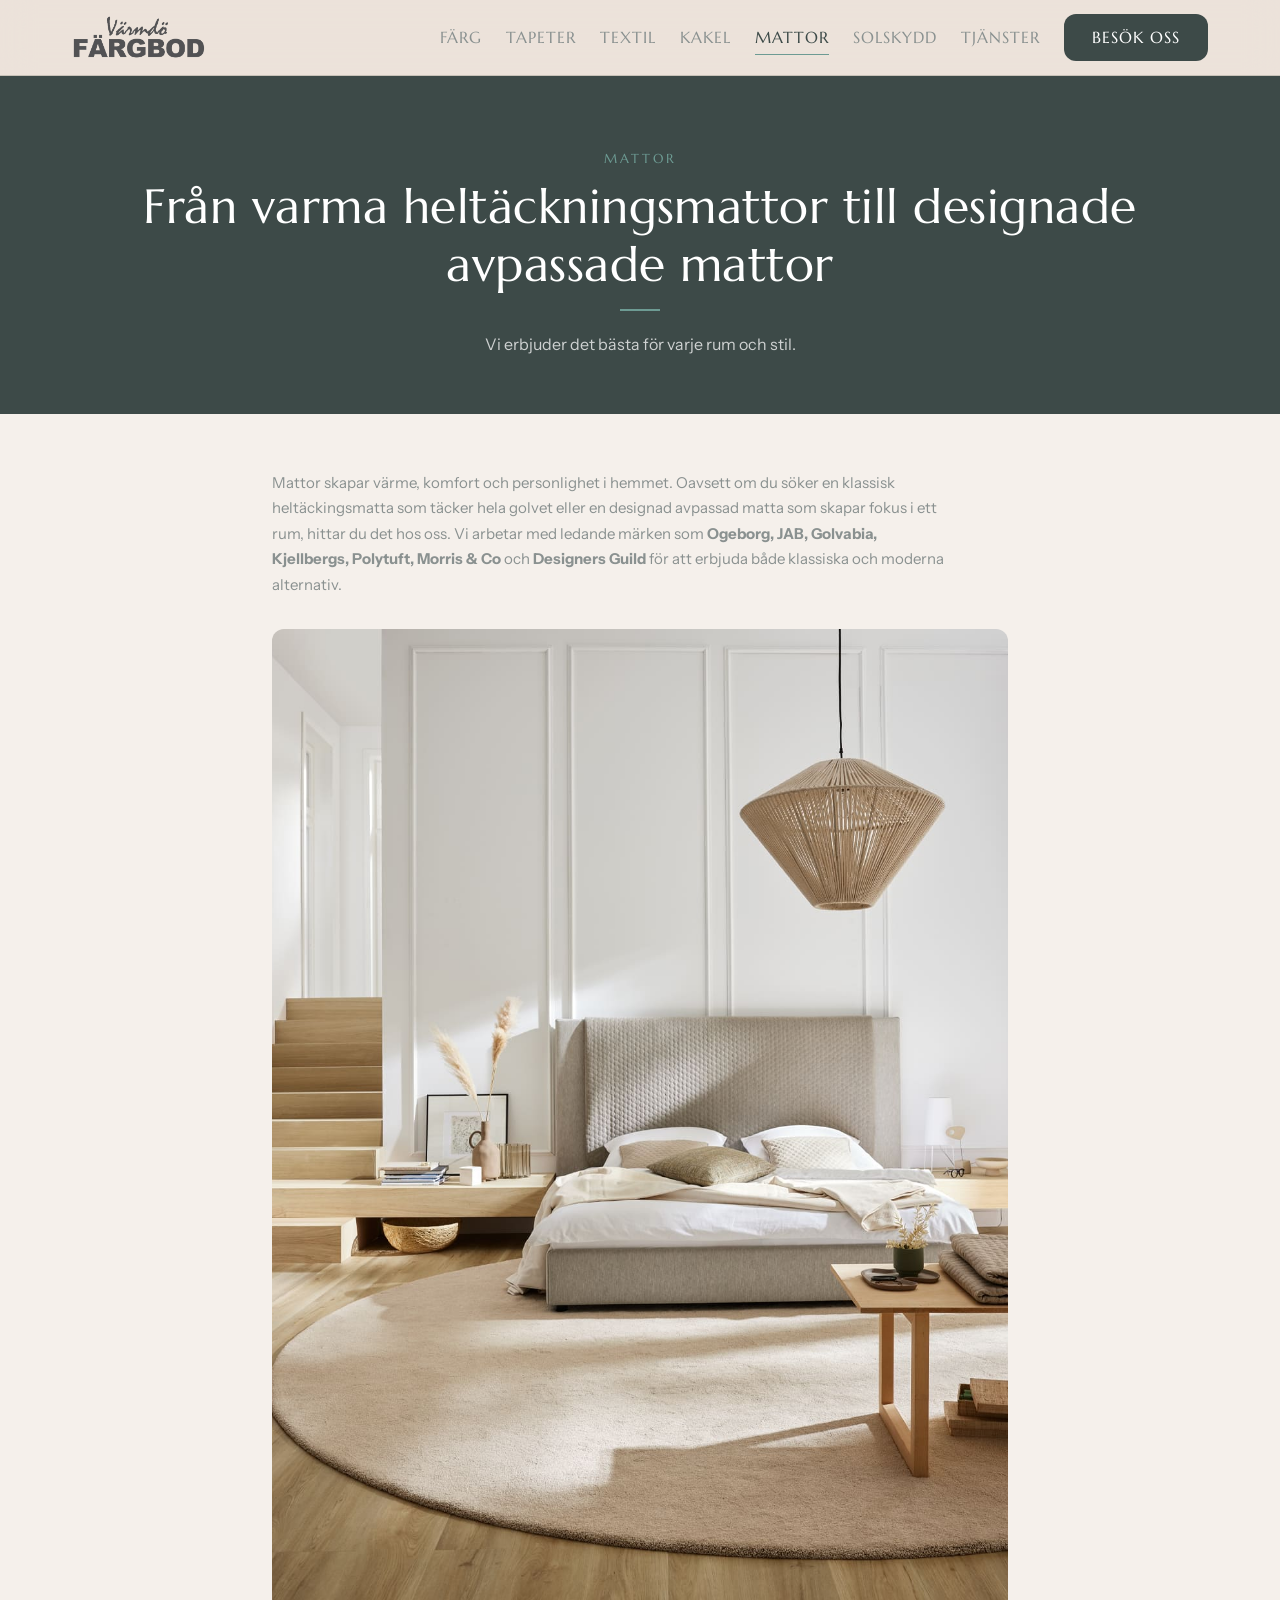
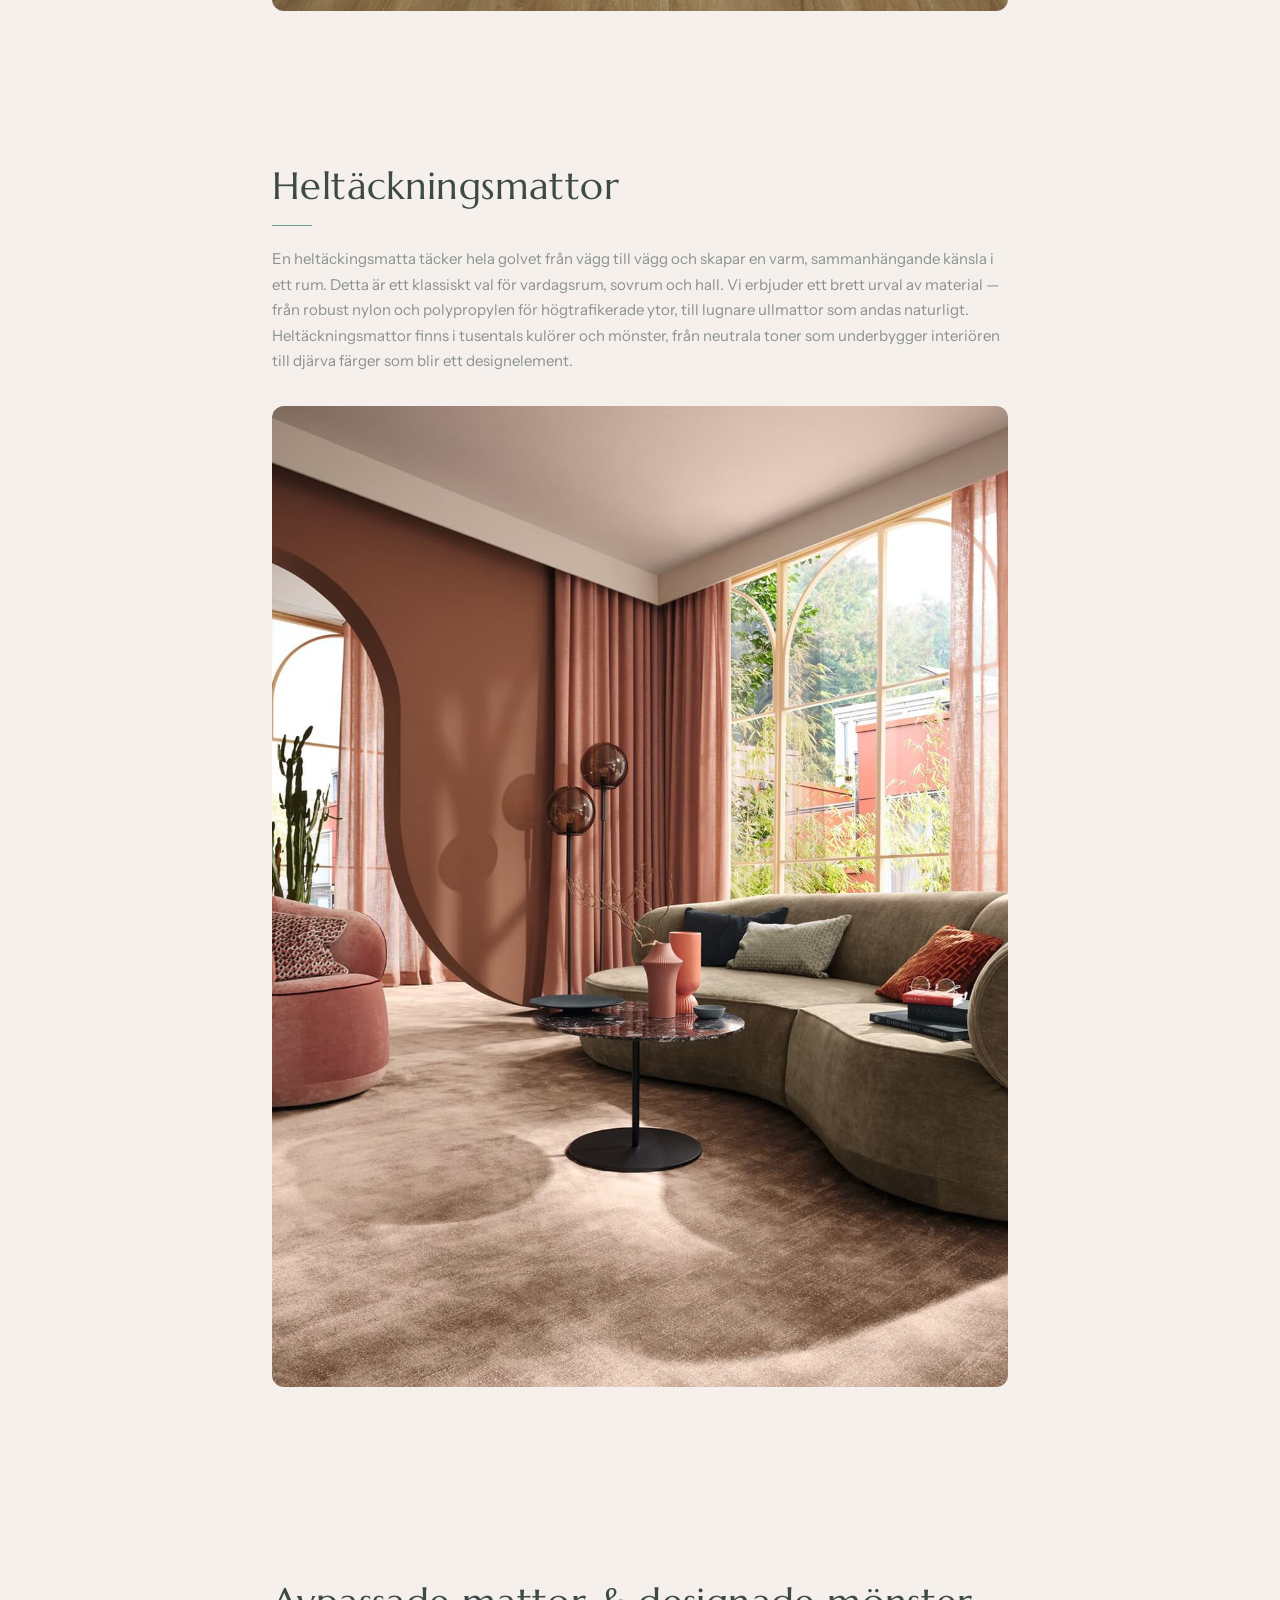
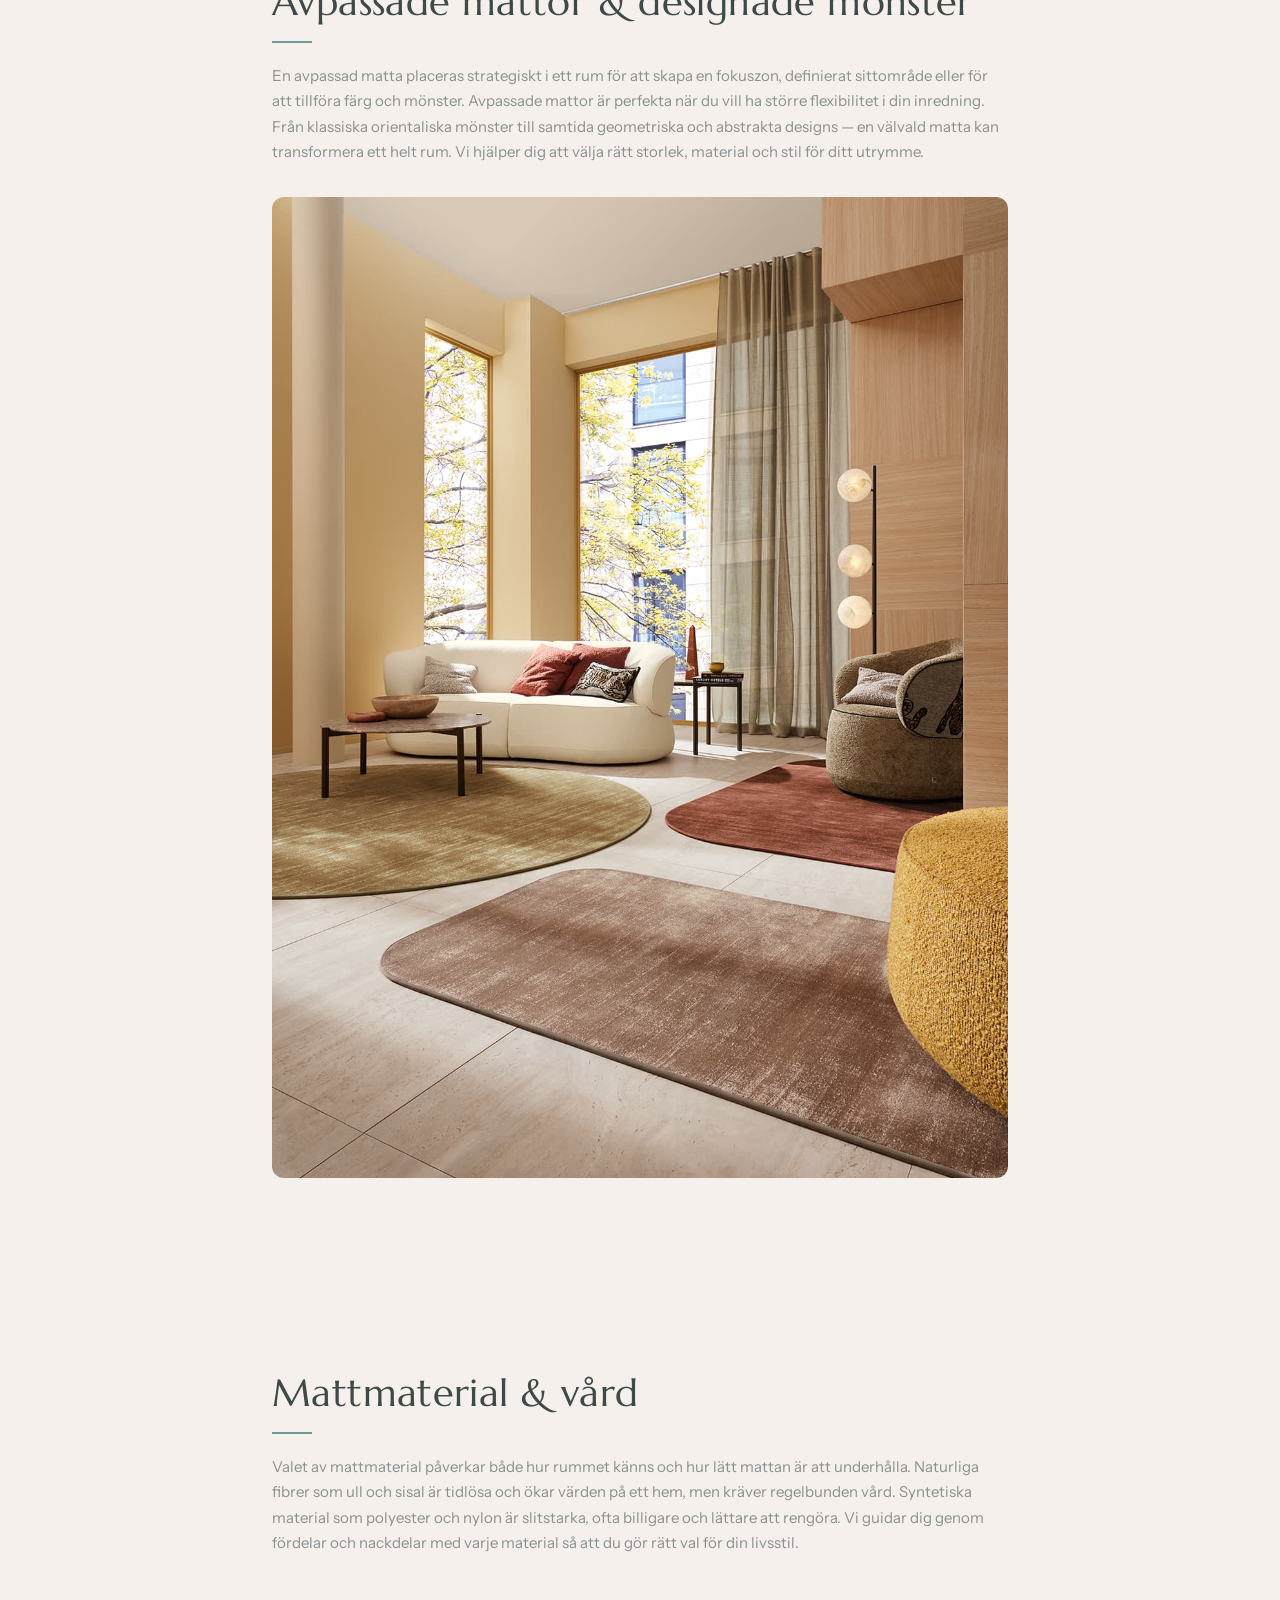
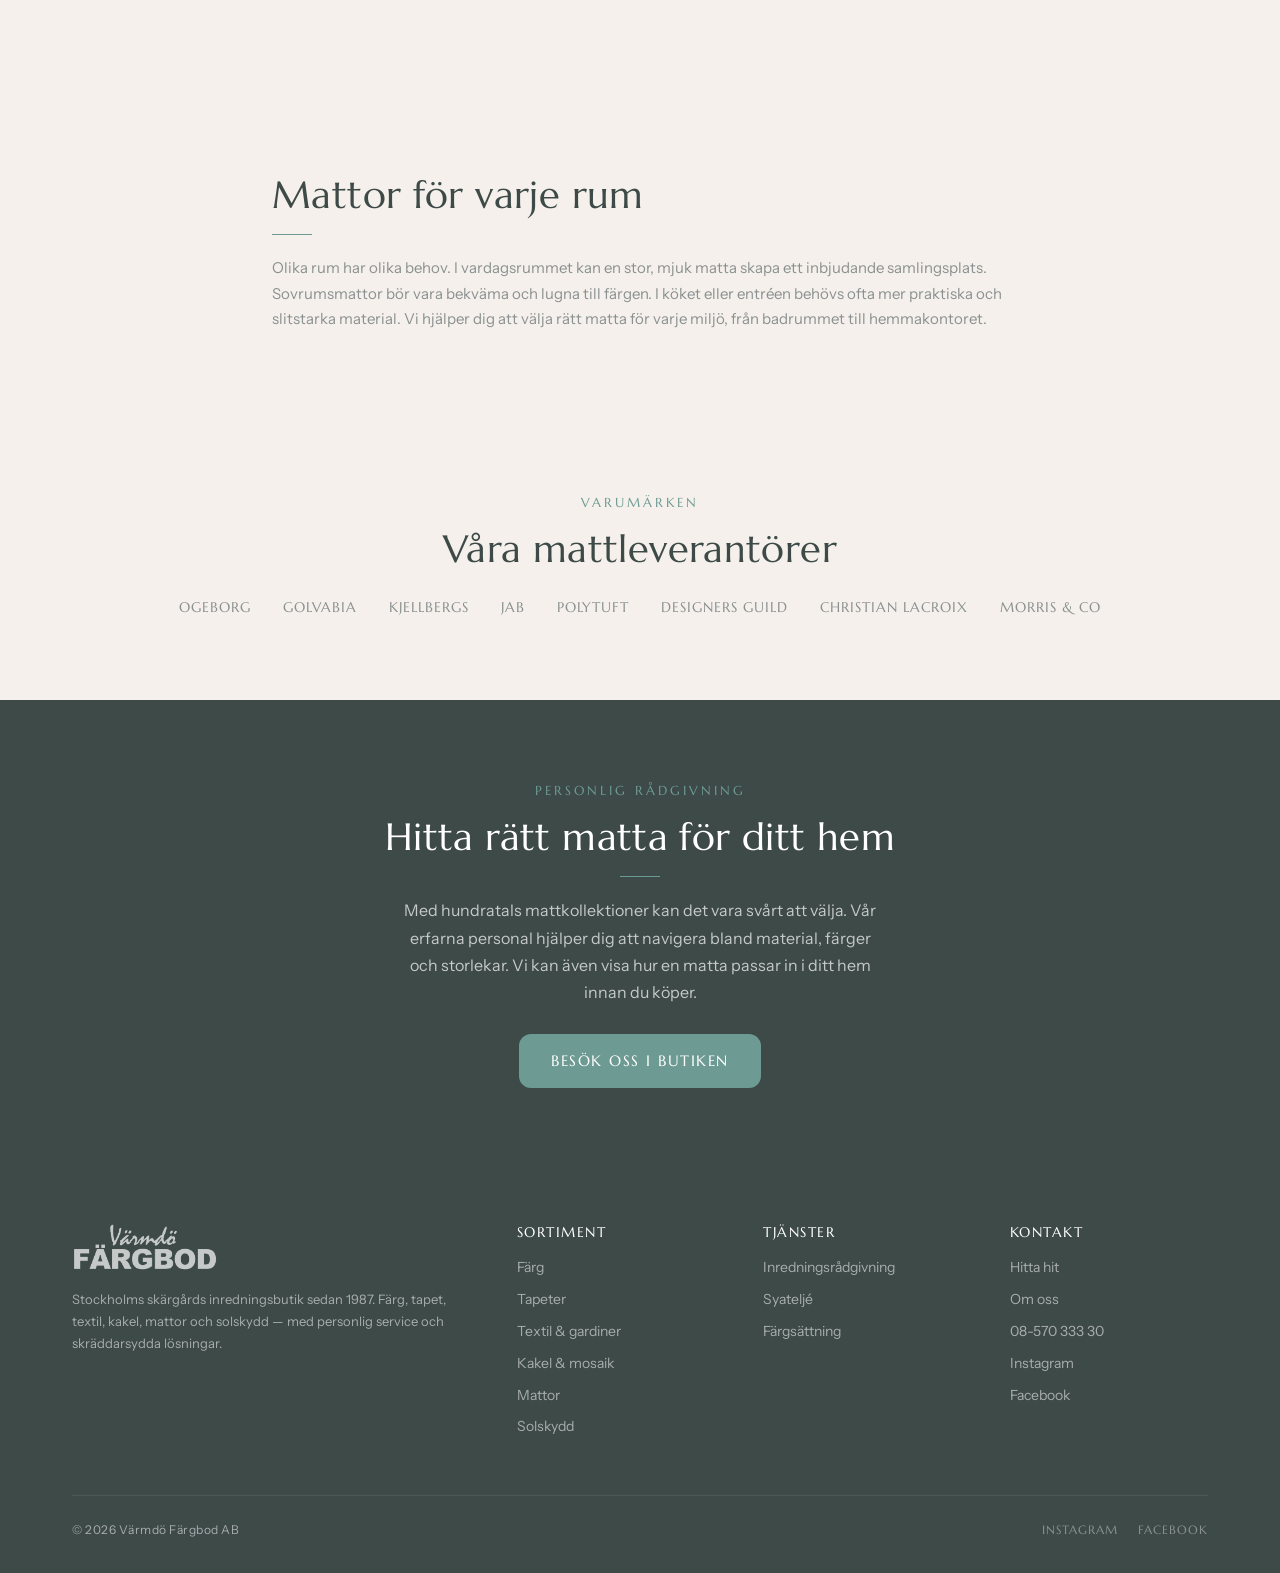
<file: mattor.html>
<!DOCTYPE html>
<html lang="sv">
<head>
  <meta charset="UTF-8">
  <meta name="viewport" content="width=device-width, initial-scale=1.0">
  <title>Mattor — Heltäckningsmattor &amp; avpassade mattor | Värmdö Färgbod</title>
  <meta name="description" content="Heltäckningsmattor och avpassade mattor från Ogeborg, JAB, Golvabia, Kjellbergs, Polytuft, Morris & Co och Designers Guild. Personlig rådgivning i Gustavsberg, Värmdö.">
  <link rel="stylesheet" href="css/style.css">
</head>
<body>

<!-- ============================================================
     NAVIGATION
     ============================================================ -->
<nav class="site-nav">
  <div class="container">
    <a href="index.html" class="site-nav__logo"><img src="img/vflogga.png" alt="Värmdö Färgbod"></a>
    <button class="site-nav__toggle" aria-label="Öppna meny" onclick="document.querySelector('.site-nav__links').classList.toggle('open')">
      <span></span><span></span><span></span>
    </button>
    <div class="site-nav__links">
      <a href="farg.html">Färg</a>
      <a href="tapeter.html">Tapeter</a>
      <a href="textil.html">Textil</a>
      <a href="kakel.html">Kakel</a>
      <a href="mattor.html" class="active">Mattor</a>
      <a href="solskydd.html">Solskydd</a>
      <a href="tjanster/index.html">Tjänster</a>
      
      <a href="kontakt.html" class="site-nav__cta">Besök oss</a>
    </div>
  </div>
</nav>

<!-- ============================================================
     PAGE HERO — Theme: Botanisk
     ============================================================ -->
<section class="page-hero">
  <div class="container">
    <div class="eyebrow fade-up">Mattor</div>
    <h1 class="fade-up fade-up-d1">Från varma heltäckningsmattor till designade avpassade mattor</h1>
    <span class="sep fade-up fade-up-d2"></span>
    <p class="fade-up fade-up-d2">Vi erbjuder det bästa för varje rum och stil.</p>
  </div>
</section>

<!-- ============================================================
     PRODUCT INTRO
     ============================================================ -->
<section class="product-intro fade-up">
  <div class="container container--narrow">
    <p>Mattor skapar värme, komfort och personlighet i hemmet. Oavsett om du söker en klassisk heltäckingsmatta som täcker hela golvet eller en designad avpassad matta som skapar fokus i ett rum, hittar du det hos oss. Vi arbetar med ledande märken som <strong>Ogeborg, JAB, Golvabia, Kjellbergs, Polytuft, Morris &amp; Co</strong> och <strong>Designers Guild</strong> för att erbjuda både klassiska och moderna alternativ.</p>
    <div class="feature-split__image" style="aspect-ratio:3/4; margin-top:32px;"><img src="img/matta7.jpg" alt="Närbild på vävd Ogeborg-matta i naturmaterial" loading="lazy"></div>
  </div>
</section>

<!-- ============================================================
     SECTION: HELTÄCKNINGSMATTOR — Theme: Botanisk
     ============================================================ -->
<section class="section">
  <div class="container container--narrow">
    <h2 class="fade-up">Heltäckningsmattor</h2>
    <span class="sep sep--left"></span>
    <p style="margin-bottom: 24px; color: var(--color-ink-light); font-size: 15px;">En heltäckingsmatta täcker hela golvet från vägg till vägg och skapar en varm, sammanhängande känsla i ett rum. Detta är ett klassiskt val för vardagsrum, sovrum och hall. Vi erbjuder ett brett urval av material — från robust nylon och polypropylen för högtrafikerade ytor, till lugnare ullmattor som andas naturligt. Heltäckningsmattor finns i tusentals kulörer och mönster, från neutrala toner som underbygger interiören till djärva färger som blir ett designelement.</p>
    <div class="feature-split__image" style="aspect-ratio:3/4; margin-top:32px;"><img src="img/matta6.jpg" alt="Heltäckningsmatta sedd uppifrån" loading="lazy"></div>
  </div>
</section>

<!-- ============================================================
     SECTION: AVPASSADE MATTOR — Theme: Botanisk
     ============================================================ -->
<section class="section">
  <div class="container container--narrow">
    <h2 class="fade-up">Avpassade mattor &amp; designade mönster</h2>
    <span class="sep sep--left"></span>
    <p style="margin-bottom: 24px; color: var(--color-ink-light); font-size: 15px;">En avpassad matta placeras strategiskt i ett rum för att skapa en fokuszon, definierat sittområde eller för att tillföra färg och mönster. Avpassade mattor är perfekta när du vill ha större flexibilitet i din inredning. Från klassiska orientaliska mönster till samtida geometriska och abstrakta designs — en välvald matta kan transformera ett helt rum. Vi hjälper dig att välja rätt storlek, material och stil för ditt utrymme.</p>
    <div class="feature-split__image" style="aspect-ratio:3/4; margin-top:32px;"><img src="img/matta4.jpg" alt="Avpassad matta med langetterad kant" loading="lazy"></div>
  </div>
</section>

<!-- ============================================================
     SECTION: MATERIAL & VÅRD — Theme: Botanisk
     ============================================================ -->
<section class="section">
  <div class="container container--narrow">
    <h2 class="fade-up">Mattmaterial &amp; vård</h2>
    <span class="sep sep--left"></span>
    <p style="margin-bottom: 24px; color: var(--color-ink-light); font-size: 15px;">Valet av mattmaterial påverkar både hur rummet känns och hur lätt mattan är att underhålla. Naturliga fibrer som ull och sisal är tidlösa och ökar värden på ett hem, men kräver regelbunden vård. Syntetiska material som polyester och nylon är slitstarka, ofta billigare och lättare att rengöra. Vi guidar dig genom fördelar och nackdelar med varje material så att du gör rätt val för din livsstil.</p>
  </div>
</section>

<!-- ============================================================
     SECTION: MATTOR I OLIKA RUM — Theme: Botanisk
     ============================================================ -->
<section class="section">
  <div class="container container--narrow">
    <h2 class="fade-up">Mattor för varje rum</h2>
    <span class="sep sep--left"></span>
    <p style="margin-bottom: 24px; color: var(--color-ink-light); font-size: 15px;">Olika rum har olika behov. I vardagsrummet kan en stor, mjuk matta skapa ett inbjudande samlingsplats. Sovrumsmattor bör vara bekväma och lugna till färgen. I köket eller entréen behövs ofta mer praktiska och slitstarka material. Vi hjälper dig att välja rätt matta för varje miljö, från badrummet till hemmakontoret.</p>
  </div>
</section>

<!-- ============================================================
     BRANDS
     ============================================================ -->
<section class="section section--alt" style="padding: 40px 0 80px;">
  <div class="container">
    <div class="section__header fade-up" style="margin-bottom: 20px;">
      <div class="eyebrow">Varumärken</div>
      <h2 style="text-align: center; margin-bottom: 24px;">Våra mattleverantörer</h2>
    </div>
    <div class="brand-list fade-up fade-up-d1">
      <a href="https://ogeborg.se/" target="_blank" rel="noopener">Ogeborg</a>
      <a href="https://www.golvabia.se/" target="_blank" rel="noopener">Golvabia</a>
      <a href="https://www.kjellbergs.se/" target="_blank" rel="noopener">Kjellbergs</a>
      <a href="https://www.jab.de/" target="_blank" rel="noopener">JAB</a>
      <a href="https://www.polytuft.se/" target="_blank" rel="noopener">Polytuft</a>
      <a href="https://www.designersguild.com/se" target="_blank" rel="noopener">Designers Guild</a>
      <a href="https://www.designersguild.com/en-se/ni/lifestyle/rugs/christian-lacroix-rugs/l1213" target="_blank" rel="noopener">Christian Lacroix</a>
      <a href="https://www.stylelibrary.com/morris/" target="_blank" rel="noopener">Morris &amp; Co</a>
    </div>
  </div>
</section>

<!-- ============================================================
     CTA SECTION
     ============================================================ -->
<section class="section--dark">
  <div class="container">
    <div class="eyebrow fade-up">Personlig rådgivning</div>
    <h2 class="fade-up fade-up-d1">Hitta rätt matta för ditt hem</h2>
    <span class="sep fade-up fade-up-d2"></span>
    <p class="fade-up fade-up-d2" style="color: rgba(255,255,255,0.7); max-width: 480px; margin: 0 auto 28px;">Med hundratals mattkollektioner kan det vara svårt att välja. Vår erfarna personal hjälper dig att navigera bland material, färger och storlekar. Vi kan även visa hur en matta passar in i ditt hem innan du köper.</p>
    <a href="kontakt.html" class="btn btn--accent fade-up fade-up-d3">Besök oss i butiken</a>
  </div>
</section>



<!-- ============================================================
     FOOTER
     ============================================================ -->
<footer class="site-footer">
  <div class="container">
    <div class="footer-grid">
      <div>
        <div class="site-footer__logo"><img src="img/vflogga.png" alt="Värmdö Färgbod"></div>
        <p>Stockholms skärgårds inredningsbutik sedan 1987. Färg, tapet, textil, kakel, mattor och solskydd — med personlig service och skräddarsydda lösningar.</p>
      </div>

      <div>
        <h4>Sortiment</h4>
        <a href="farg.html">Färg</a>
        <a href="tapeter.html">Tapeter</a>
        <a href="textil.html">Textil &amp; gardiner</a>
        <a href="kakel.html">Kakel &amp; mosaik</a>
        <a href="mattor.html">Mattor</a>
        <a href="solskydd.html">Solskydd</a>
      </div>
      <div>
        <h4>Tjänster</h4>
        <a href="tjanster/index.html">Inredningsrådgivning</a>
        <a href="/tjanster/syatelje.html">Syateljé</a>
        <a href="/tjanster/fargsattning.html">Färgsättning</a>
      </div>
      <div>
        <h4>Kontakt</h4>
        <a href="kontakt.html">Hitta hit</a>
        <a href="om-oss.html">Om oss</a>
        <a href="tel:0857033330">08-570 333 30</a>
        <a href="https://www.instagram.com/varmdofargbod/" target="_blank" rel="noopener">Instagram</a>
        <a href="https://www.facebook.com/varmdofargbod" target="_blank" rel="noopener">Facebook</a>
      </div>
    </div>
    <div class="site-footer__bottom">
      <span>&copy; 2026 Värmdö Färgbod AB</span>
      <div class="site-footer__social">
        <a href="https://www.instagram.com/varmdofargbod/" target="_blank" rel="noopener">Instagram</a>
        <a href="https://www.facebook.com/varmdofargbod" target="_blank" rel="noopener">Facebook</a>
      </div>
    </div>
  </div>
</footer>

<script>
document.addEventListener('DOMContentLoaded', function() {
  const observer = new IntersectionObserver(function(entries) {
    entries.forEach(function(entry) {
      if (entry.isIntersecting) {
        entry.target.classList.add('revealed');
        observer.unobserve(entry.target);
      }
    });
  }, { threshold: 0.15, rootMargin: '0px 0px -40px 0px' });
  document.querySelectorAll('.fade-up').forEach(function(el) {
    observer.observe(el);
  });
  // Brand list stagger
  const brandObserver = new IntersectionObserver(function(entries) {
    entries.forEach(function(entry) {
      if (entry.isIntersecting) {
        const items = entry.target.querySelectorAll('span, a');
        items.forEach(function(item, i) {
          item.style.transitionDelay = (i * 30) + 'ms';
        });
        entry.target.classList.add('revealed');
        brandObserver.unobserve(entry.target);
      }
    });
  }, { threshold: 0.1, rootMargin: '0px 0px -20px 0px' });
  document.querySelectorAll('.brand-list').forEach(function(el) {
    brandObserver.observe(el);
  });
});
</script>

</body>
</html>
</file>
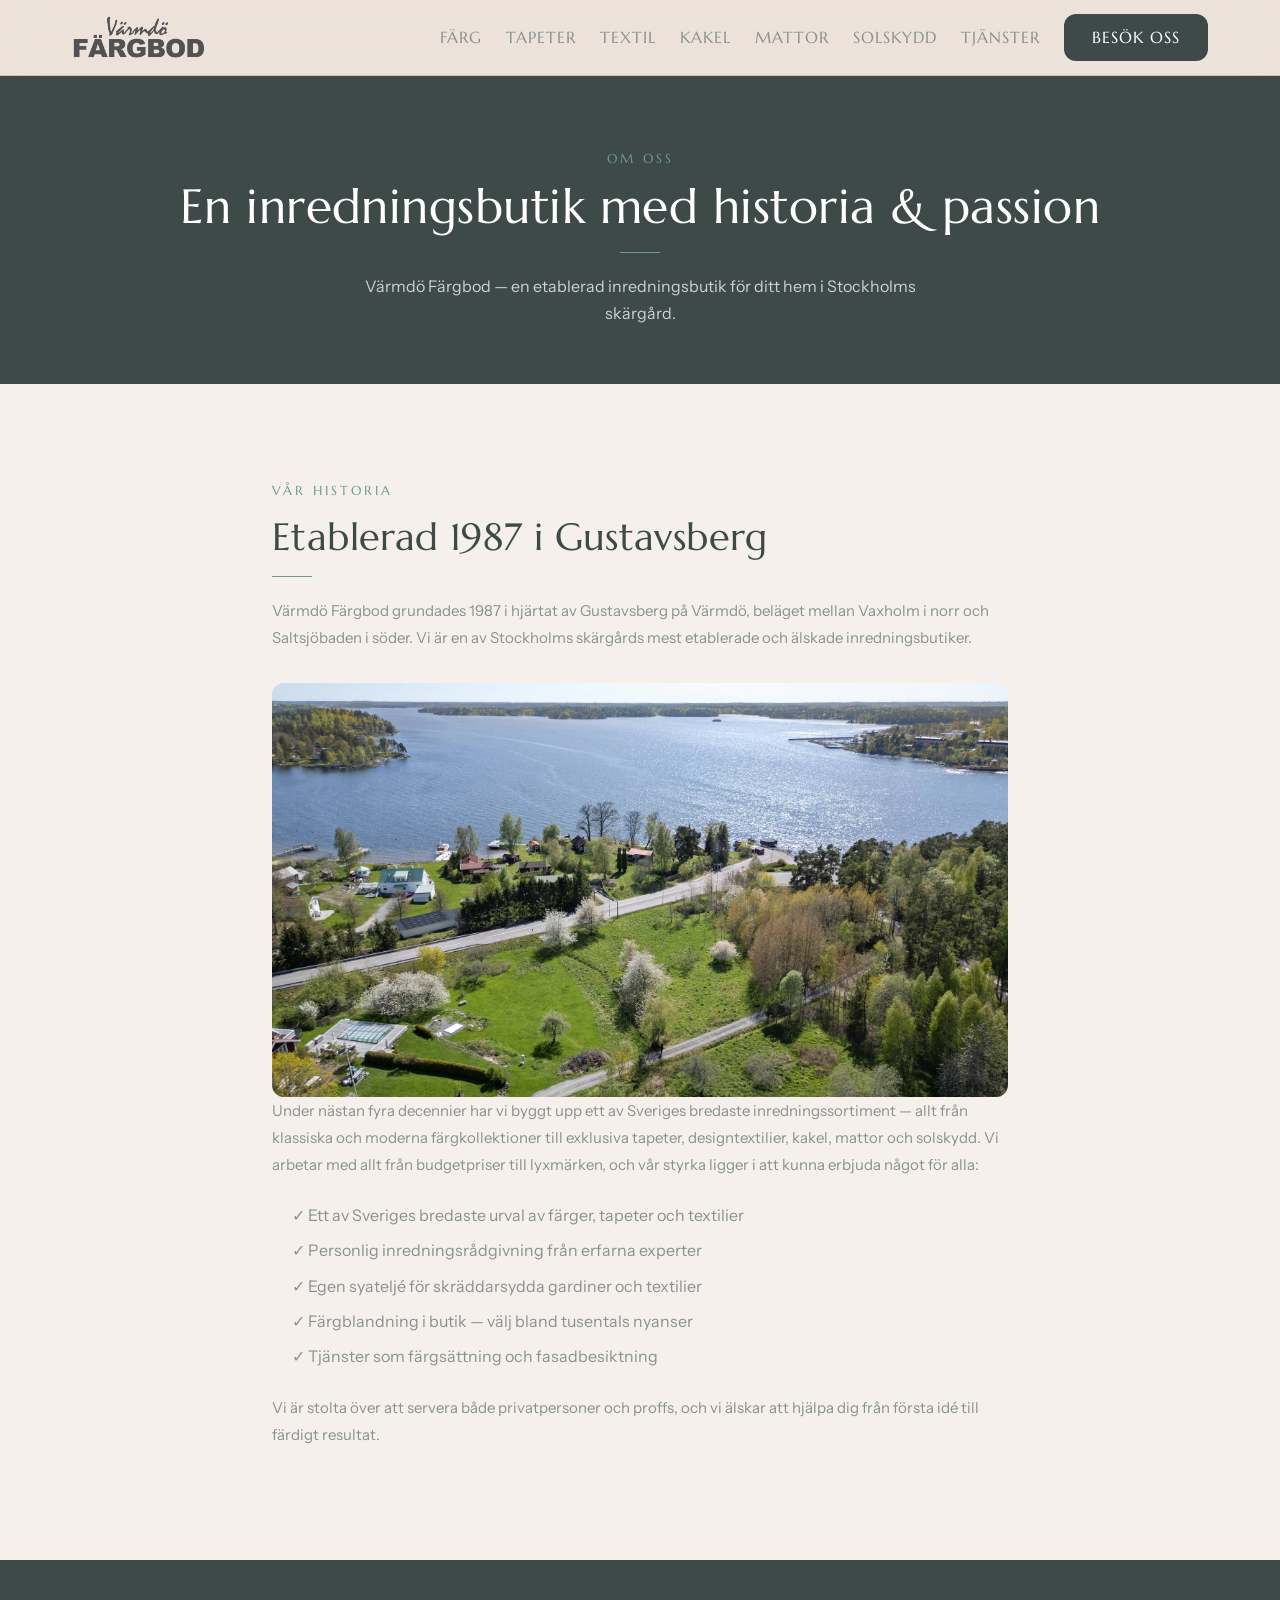
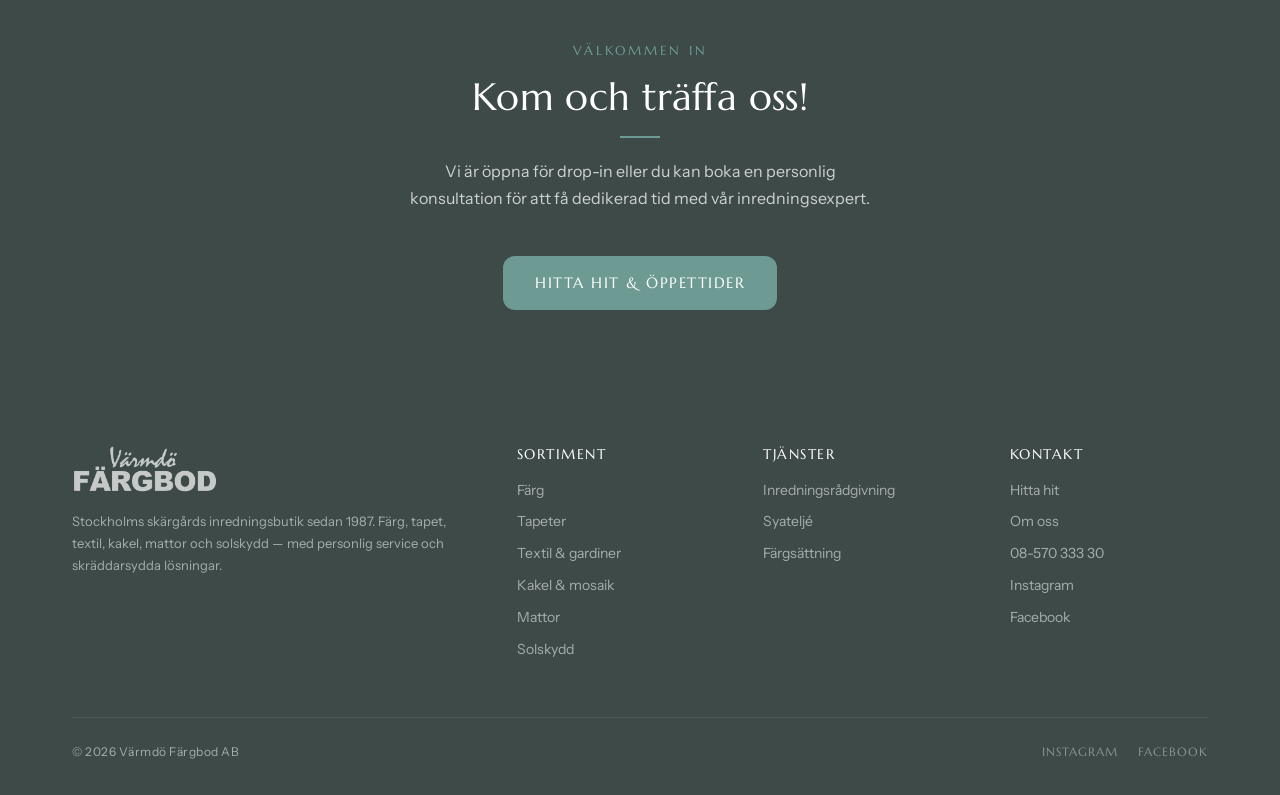
<file: om-oss.html>
<!DOCTYPE html>
<html lang="sv">
<head>
  <meta charset="UTF-8">
  <meta name="viewport" content="width=device-width, initial-scale=1.0">
  <title>Om oss — Värmdö Färgbod | Inredningsbutik sedan 1987</title>
  <meta name="description" content="Värmdö Färgbod är Stockholms skärgårds ledande inredningsbutik sedan 1987. Vi erbjuder ett av Sveriges bredaste sortiment av färg, tapet, textil, kakel och mattor med personlig service.">
  <link rel="stylesheet" href="css/style.css">
</head>
<body>

<!-- ============================================================
     NAVIGATION
     ============================================================ -->
<nav class="site-nav">
  <div class="container">
    <a href="index.html" class="site-nav__logo"><img src="img/vflogga.png" alt="Värmdö Färgbod"></a>
    <button class="site-nav__toggle" aria-label="Öppna meny" onclick="document.querySelector('.site-nav__links').classList.toggle('open')">
      <span></span><span></span><span></span>
    </button>
    <div class="site-nav__links">
      <a href="farg.html">Färg</a>
      <a href="tapeter.html">Tapeter</a>
      <a href="textil.html">Textil</a>
      <a href="kakel.html">Kakel</a>
      <a href="mattor.html">Mattor</a>
      <a href="solskydd.html">Solskydd</a>
      <a href="tjanster/index.html">Tjänster</a>
      
      <a href="kontakt.html" class="site-nav__cta">Besök oss</a>
    </div>
  </div>
</nav>

<!-- ============================================================
     PAGE HERO — Theme: Botanisk
     ============================================================ -->
<section class="page-hero">
  <div class="container">
    <div class="eyebrow">Om oss</div>
    <h1>En inredningsbutik med historia &amp; passion</h1>
    <span class="sep"></span>
    <p>Värmdö Färgbod — en etablerad inredningsbutik för ditt hem i Stockholms skärgård.</p>
  </div>
</section>

<!-- ============================================================
     HISTORY SECTION — Theme: Botanisk
     ============================================================ -->
<section class="section">
  <div class="container container--narrow">
    <div class="history-content">
      <div class="eyebrow">Vår historia</div>
      <h2>Etablerad 1987 i Gustavsberg</h2>
      <span class="sep sep--left"></span>
      <p>Värmdö Färgbod grundades 1987 i hjärtat av Gustavsberg på Värmdö, beläget mellan Vaxholm i norr och Saltsjöbaden i söder. Vi är en av Stockholms skärgårds mest etablerade och älskade inredningsbutiker.</p>
      <div class="feature-split__image" style="aspect-ratio:16/9; margin-top:32px;"><img src="img/skargard-aerial.jpg" alt="Flygbild över Värmdö skärgård" loading="lazy"></div>
      <p>Under nästan fyra decennier har vi byggt upp ett av Sveriges bredaste inredningssortiment — allt från klassiska och moderna färgkollektioner till exklusiva tapeter, designtextilier, kakel, mattor och solskydd. Vi arbetar med allt från budgetpriser till lyxmärken, och vår styrka ligger i att kunna erbjuda något för alla:</p>
      <ul style="margin: 24px 0 24px 20px; color: var(--color-ink-light);">
        <li style="margin-bottom: 8px;">✓ Ett av Sveriges bredaste urval av färger, tapeter och textilier</li>
        <li style="margin-bottom: 8px;">✓ Personlig inredningsrådgivning från erfarna experter</li>
        <li style="margin-bottom: 8px;">✓ Egen syateljé för skräddarsydda gardiner och textilier</li>
        <li style="margin-bottom: 8px;">✓ Färgblandning i butik — välj bland tusentals nyanser</li>
        <li style="margin-bottom: 8px;">✓ Tjänster som färgsättning och fasadbesiktning</li>
      </ul>
      <p>Vi är stolta över att servera både privatpersoner och proffs, och vi älskar att hjälpa dig från första idé till färdigt resultat.</p>
    </div>
  </div>
</section>

<!-- ============================================================
     CTA SECTION — Theme: Botanisk
     ============================================================ -->
<section class="section--dark cta-section">
  <div class="container">
    <div class="eyebrow">Välkommen in</div>
    <h2>Kom och träffa oss!</h2>
    <span class="sep"></span>
    <p>Vi är öppna för drop-in eller du kan boka en personlig konsultation för att få dedikerad tid med vår inredningsexpert.</p>
    <a href="kontakt.html" class="btn btn--accent" style="margin-top: 16px;">Hitta hit &amp; öppettider</a>
  </div>
</section>

<!-- ============================================================
     FOOTER
     ============================================================ -->
<footer class="site-footer">
  <div class="container">
    <div class="footer-grid">
      <div>
        <div class="site-footer__logo"><img src="img/vflogga.png" alt="Värmdö Färgbod"></div>
        <p>Stockholms skärgårds inredningsbutik sedan 1987. Färg, tapet, textil, kakel, mattor och solskydd — med personlig service och skräddarsydda lösningar.</p>
      </div>

      <div>
        <h4>Sortiment</h4>
        <a href="farg.html">Färg</a>
        <a href="tapeter.html">Tapeter</a>
        <a href="textil.html">Textil &amp; gardiner</a>
        <a href="kakel.html">Kakel &amp; mosaik</a>
        <a href="mattor.html">Mattor</a>
        <a href="solskydd.html">Solskydd</a>
      </div>
      <div>
        <h4>Tjänster</h4>
        <a href="tjanster/index.html">Inredningsrådgivning</a>
        <a href="/tjanster/syatelje.html">Syateljé</a>
        <a href="/tjanster/fargsattning.html">Färgsättning</a>
      </div>
      <div>
        <h4>Kontakt</h4>
        <a href="kontakt.html">Hitta hit</a>
        <a href="om-oss.html">Om oss</a>
        <a href="tel:0857033330">08-570 333 30</a>
        <a href="https://www.instagram.com/varmdofargbod/" target="_blank" rel="noopener">Instagram</a>
        <a href="https://www.facebook.com/varmdofargbod" target="_blank" rel="noopener">Facebook</a>
      </div>
    </div>
    <div class="site-footer__bottom">
      <span>&copy; 2026 Värmdö Färgbod AB</span>
      <div class="site-footer__social">
        <a href="https://www.instagram.com/varmdofargbod/" target="_blank" rel="noopener">Instagram</a>
        <a href="https://www.facebook.com/varmdofargbod" target="_blank" rel="noopener">Facebook</a>
      </div>
    </div>
  </div>
</footer>

<style>
.history-content p {
  color: var(--color-ink-light);
  font-size: 15px;
  line-height: 1.8;
  margin-bottom: 16px;
}
.history-content ul li {
  list-style: none;
}
</style>

<script>
document.addEventListener("DOMContentLoaded", function() {
  var observer = new IntersectionObserver(function(entries) {
    entries.forEach(function(entry) {
      if (entry.isIntersecting) {
        entry.target.classList.add("revealed");
        observer.unobserve(entry.target);
      }
    });
  }, { threshold: 0.15, rootMargin: "0px 0px -40px 0px" });
  document.querySelectorAll(".fade-up").forEach(function(el) {
    observer.observe(el);
  });
  // Brand list stagger
  var brandObserver = new IntersectionObserver(function(entries) {
    entries.forEach(function(entry) {
      if (entry.isIntersecting) {
        var items = entry.target.querySelectorAll("span, a");
        items.forEach(function(item, i) {
          item.style.transitionDelay = (i * 30) + "ms";
        });
        entry.target.classList.add("revealed");
        brandObserver.unobserve(entry.target);
      }
    });
  }, { threshold: 0.1, rootMargin: "0px 0px -20px 0px" });
  document.querySelectorAll(".brand-list").forEach(function(el) {
    brandObserver.observe(el);
  });
});
</script>
</body>
</html>
</file>
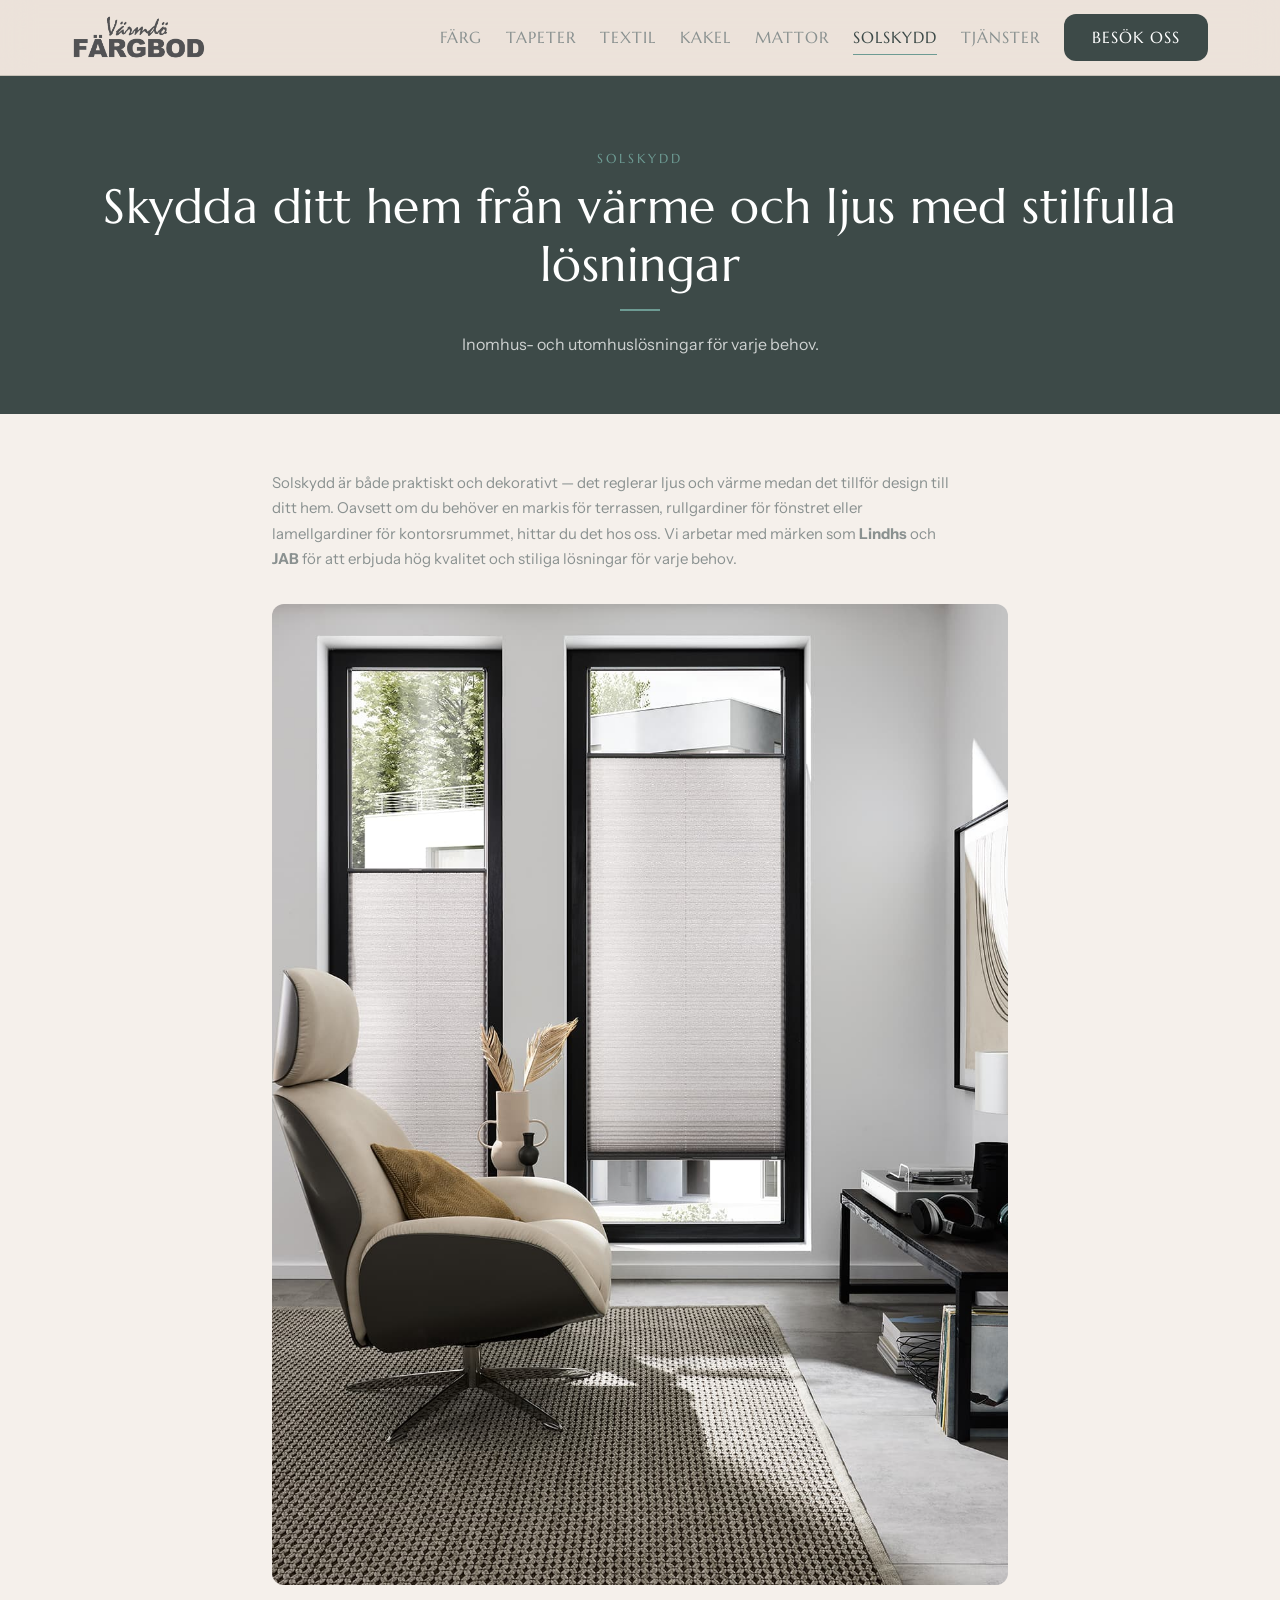
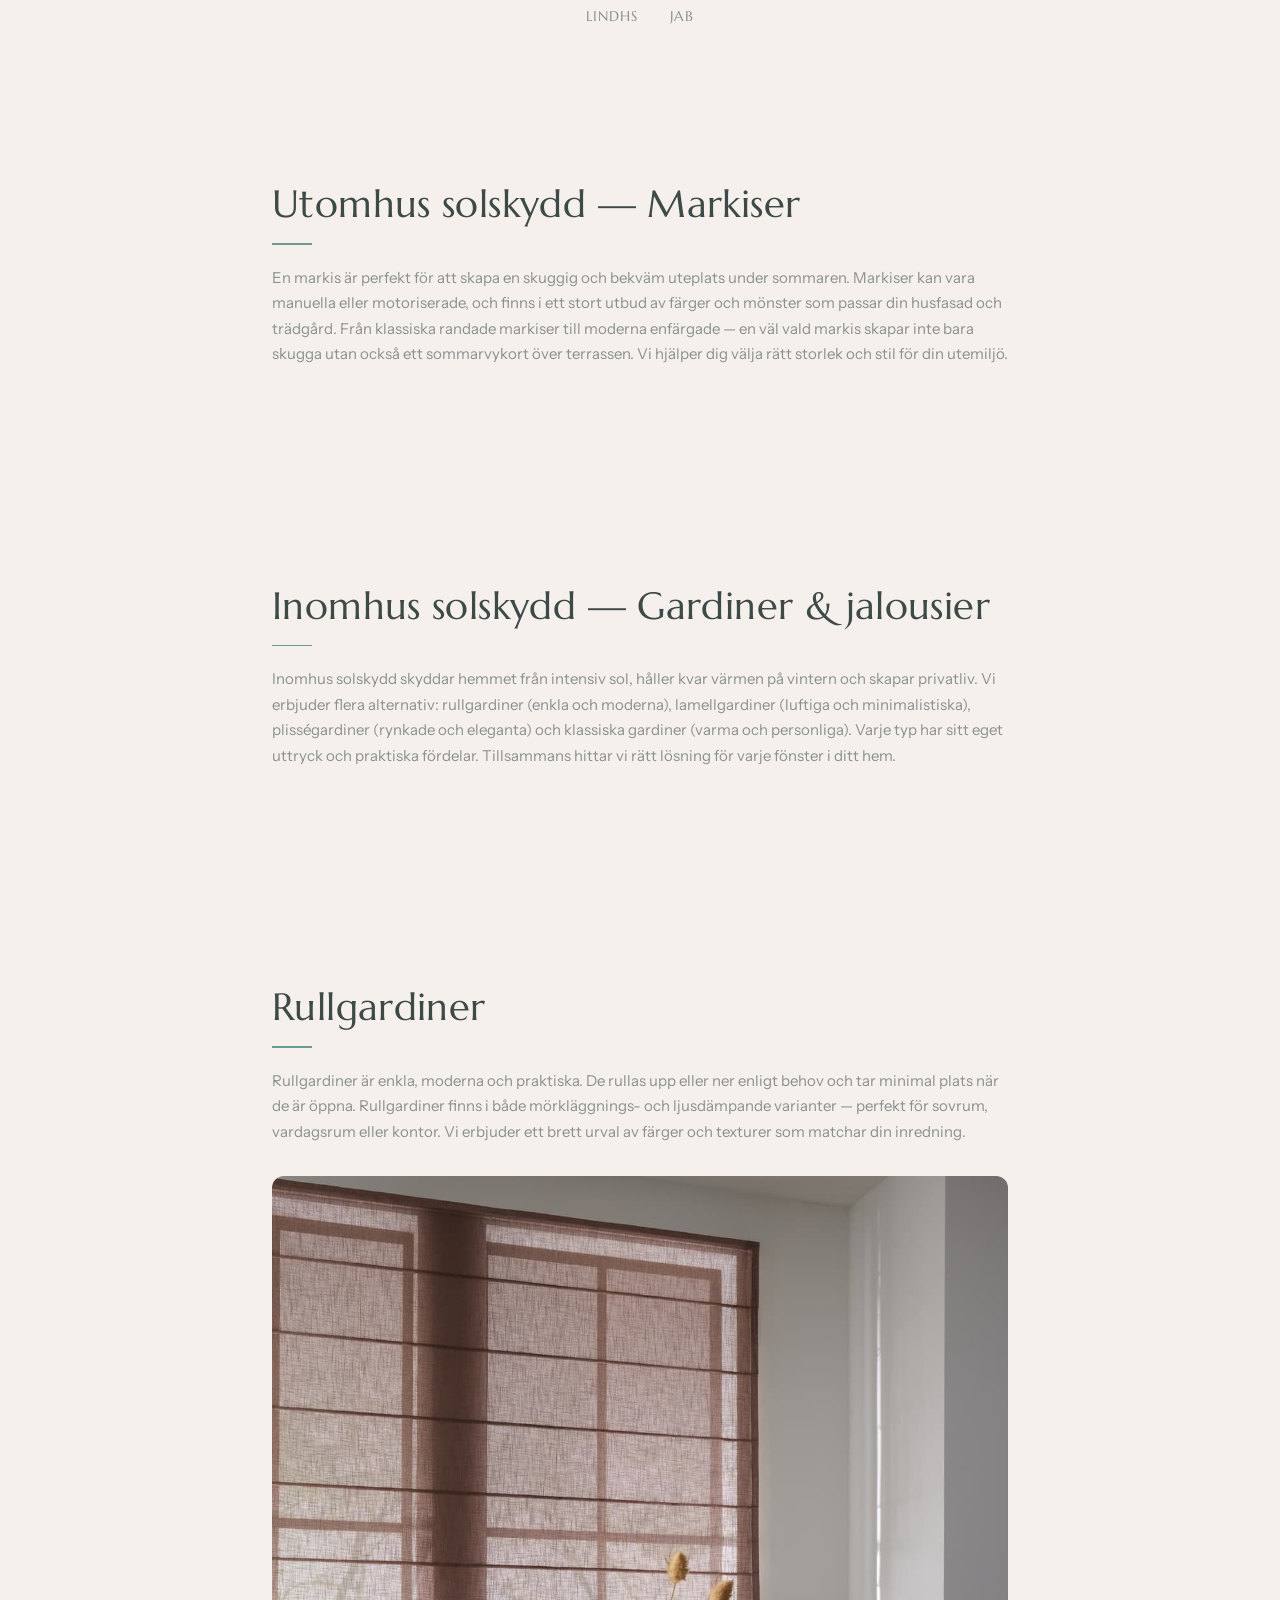
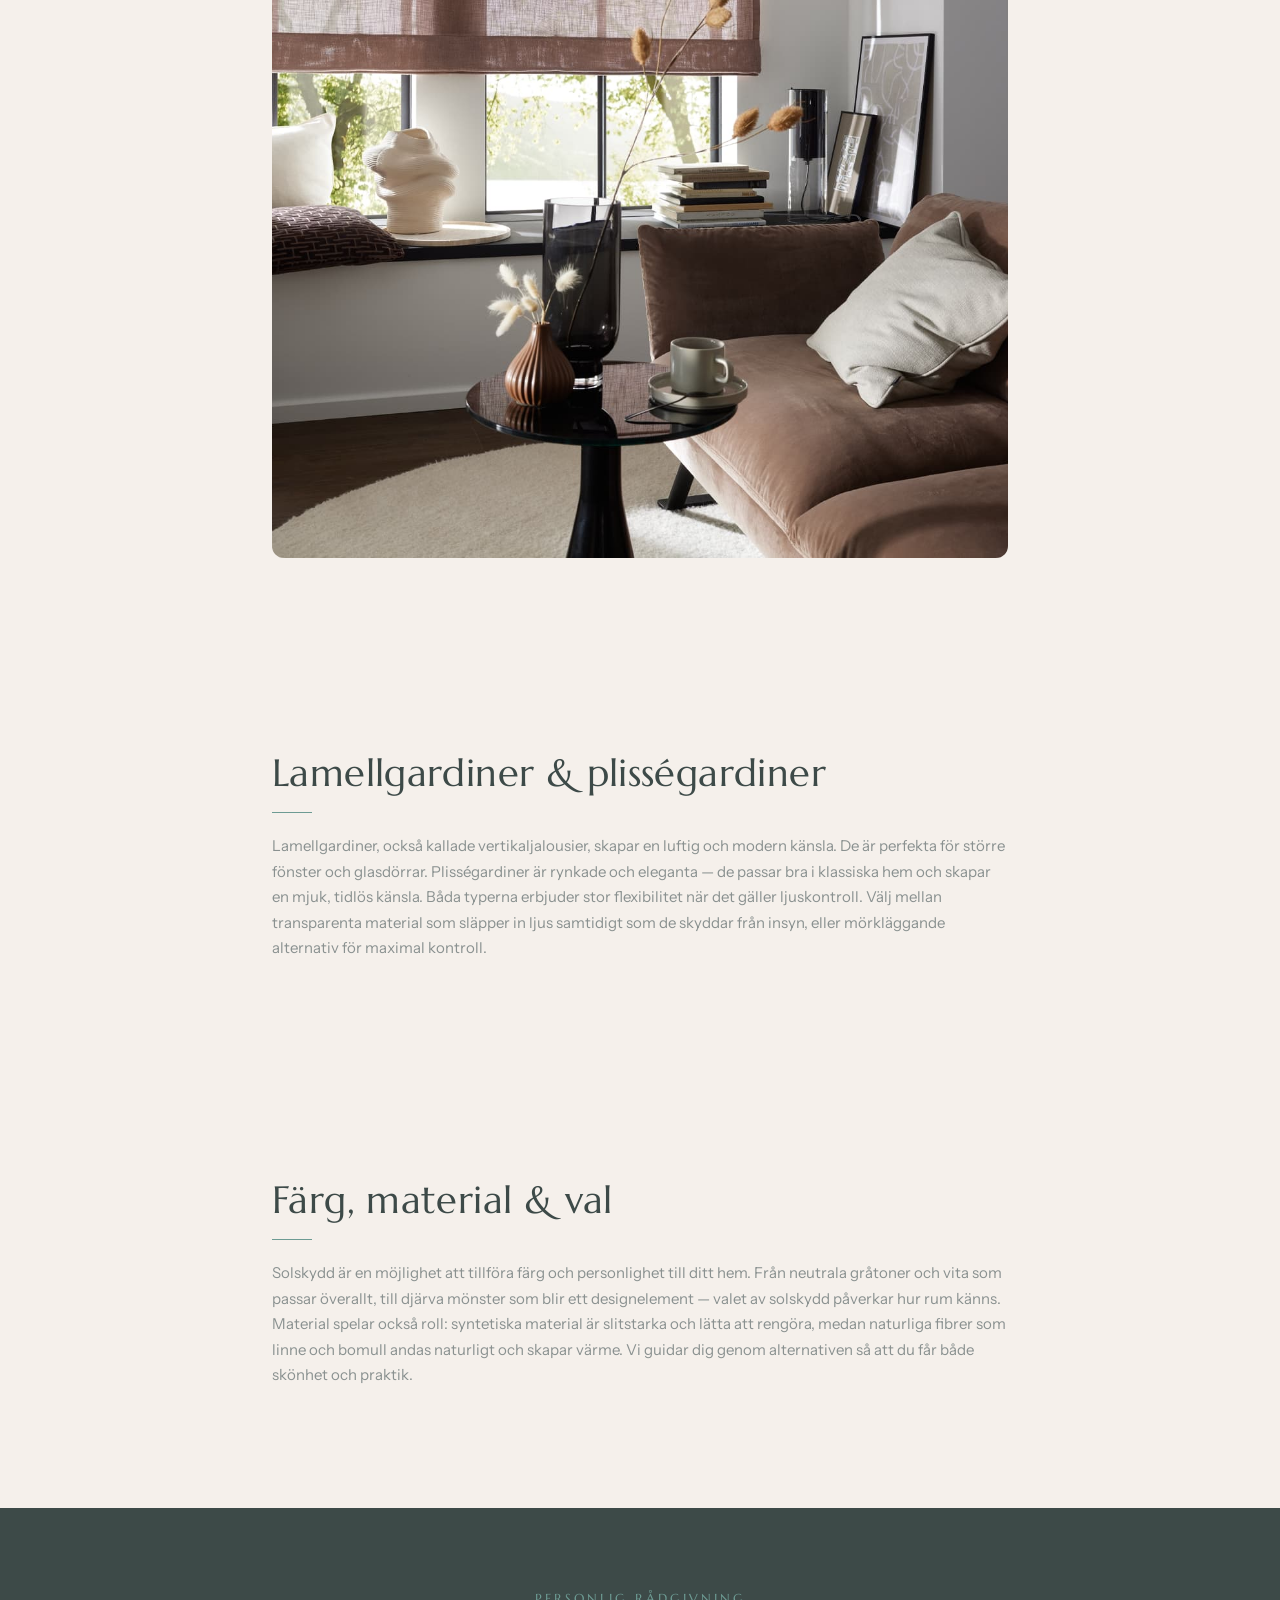
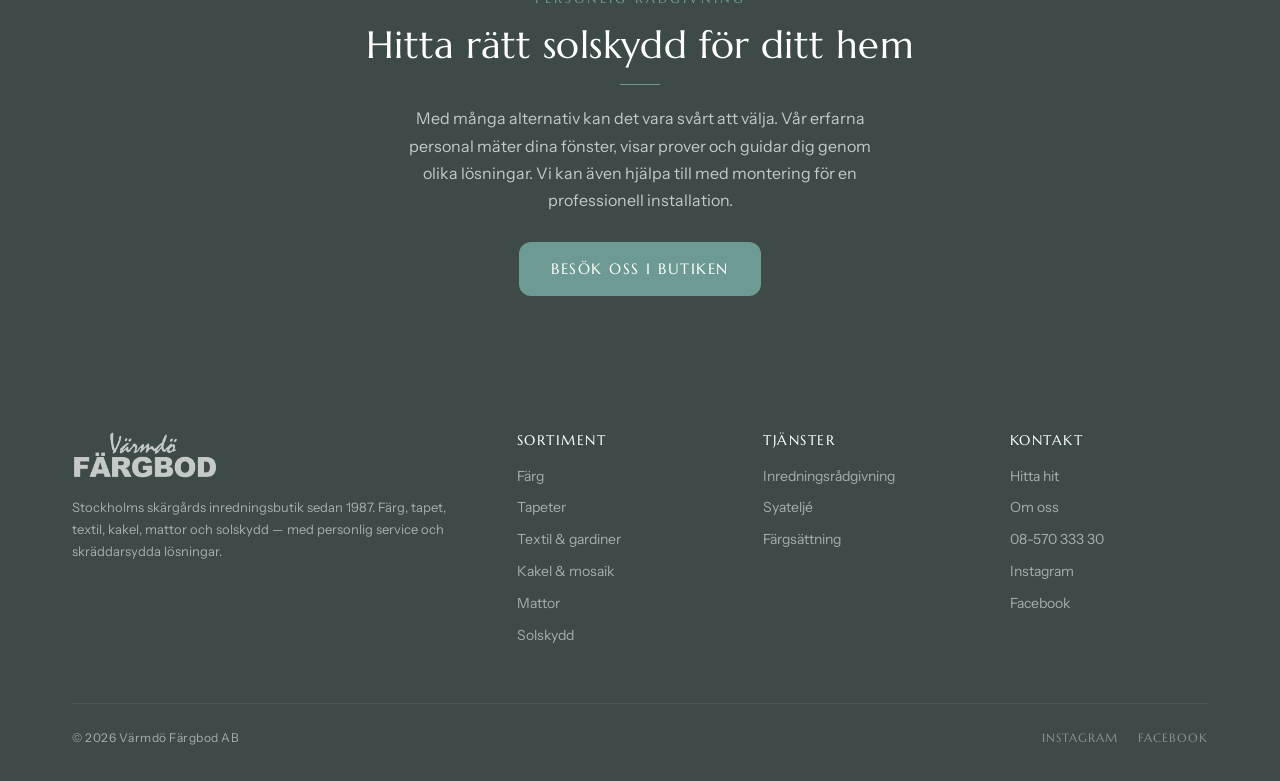
<file: solskydd.html>
<!DOCTYPE html>
<html lang="sv">
<head>
  <meta charset="UTF-8">
  <meta name="viewport" content="width=device-width, initial-scale=1.0">
  <title>Solskydd — Markiser, rullgardiner &amp; lamellgardiner | Värmdö Färgbod</title>
  <meta name="description" content="Solskydd: markiser, rullgardiner, lamellgardiner och plisségardiner från Lindhs och JAB. Inomhus och utomhus solskydd för hem och terrass i Gustavsberg, Värmdö.">
  <link rel="stylesheet" href="css/style.css">
</head>
<body>

<!-- ============================================================
     NAVIGATION
     ============================================================ -->
<nav class="site-nav">
  <div class="container">
    <a href="index.html" class="site-nav__logo"><img src="img/vflogga.png" alt="Värmdö Färgbod"></a>
    <button class="site-nav__toggle" aria-label="Öppna meny" onclick="document.querySelector('.site-nav__links').classList.toggle('open')">
      <span></span><span></span><span></span>
    </button>
    <div class="site-nav__links">
      <a href="farg.html">Färg</a>
      <a href="tapeter.html">Tapeter</a>
      <a href="textil.html">Textil</a>
      <a href="kakel.html">Kakel</a>
      <a href="mattor.html">Mattor</a>
      <a href="solskydd.html" class="active">Solskydd</a>
      <a href="tjanster/index.html">Tjänster</a>
      
      <a href="kontakt.html" class="site-nav__cta">Besök oss</a>
    </div>
  </div>
</nav>

<!-- ============================================================
     PAGE HERO — Theme: Tropisk (default)
     ============================================================ -->
<section class="page-hero fade-up">
  <div class="container">
    <div class="eyebrow">Solskydd</div>
    <h1>Skydda ditt hem från värme och ljus med stilfulla lösningar</h1>
    <span class="sep"></span>
    <p>Inomhus- och utomhuslösningar för varje behov.</p>
  </div>
</section>

<!-- ============================================================
     PRODUCT INTRO
     ============================================================ -->
<section class="product-intro fade-up">
  <div class="container container--narrow">
    <p>Solskydd är både praktiskt och dekorativt — det reglerar ljus och värme medan det tillför design till ditt hem. Oavsett om du behöver en markis för terrassen, rullgardiner för fönstret eller lamellgardiner för kontorsrummet, hittar du det hos oss. Vi arbetar med märken som <strong>Lindhs</strong> och <strong>JAB</strong> för att erbjuda hög kvalitet och stiliga lösningar för varje behov.</p>
    <div class="feature-split__image" style="aspect-ratio:3/4; margin-top:32px;"><img src="img/solskydd-rullgardin.jpg" alt="Modernt vardagsrum med eleganta rullgardiner" loading="lazy"></div>
    <div class="brand-list">
      <span>Lindhs</span>
      <span>JAB</span>
    </div>
  </div>
</section>

<!-- ============================================================
     SECTION: UTOMHUS SOLSKYDD — Theme: Tropisk
     ============================================================ -->
<section class="section">
  <div class="container container--narrow">
    <h2>Utomhus solskydd — Markiser</h2>
    <span class="sep sep--left"></span>
    <p style="margin-bottom: 24px; color: var(--color-ink-light); font-size: 15px;">En markis är perfekt för att skapa en skuggig och bekväm uteplats under sommaren. Markiser kan vara manuella eller motoriserade, och finns i ett stort utbud av färger och mönster som passar din husfasad och trädgård. Från klassiska randade markiser till moderna enfärgade — en väl vald markis skapar inte bara skugga utan också ett sommarvykort över terrassen. Vi hjälper dig välja rätt storlek och stil för din utemiljö.</p>
  </div>
</section>

<!-- ============================================================
     SECTION: INOMHUS SOLSKYDD — Theme: Tropisk
     ============================================================ -->
<section class="section section--alt">
  <div class="container container--narrow">
    <h2>Inomhus solskydd — Gardiner &amp; jalousier</h2>
    <span class="sep sep--left"></span>
    <p style="margin-bottom: 24px; color: var(--color-ink-light); font-size: 15px;">Inomhus solskydd skyddar hemmet från intensiv sol, håller kvar värmen på vintern och skapar privatliv. Vi erbjuder flera alternativ: rullgardiner (enkla och moderna), lamellgardiner (luftiga och minimalistiska), plisségardiner (rynkade och eleganta) och klassiska gardiner (varma och personliga). Varje typ har sitt eget uttryck och praktiska fördelar. Tillsammans hittar vi rätt lösning för varje fönster i ditt hem.</p>
  </div>
</section>

<!-- ============================================================
     SECTION: RULLGARDINER — Theme: Tropisk
     ============================================================ -->
<section class="section">
  <div class="container container--narrow">
    <h2>Rullgardiner</h2>
    <span class="sep sep--left"></span>
    <p style="margin-bottom: 24px; color: var(--color-ink-light); font-size: 15px;">Rullgardiner är enkla, moderna och praktiska. De rullas upp eller ner enligt behov och tar minimal plats när de är öppna. Rullgardiner finns i både mörkläggnings- och ljusdämpande varianter — perfekt för sovrum, vardagsrum eller kontor. Vi erbjuder ett brett urval av färger och texturer som matchar din inredning.</p>
    <div class="feature-split__image" style="aspect-ratio:3/4; margin-top:32px;"><img src="img/solskydd-romalett.jpg" alt="Mysigt rum med rullgardin i varm brun ton" loading="lazy"></div>
  </div>
</section>

<!-- ============================================================
     SECTION: LAMELLGARDINER & PLISSÉGARDINER — Theme: Tropisk
     ============================================================ -->
<section class="section section--alt">
  <div class="container container--narrow">
    <h2>Lamellgardiner &amp; plisségardiner</h2>
    <span class="sep sep--left"></span>
    <p style="margin-bottom: 24px; color: var(--color-ink-light); font-size: 15px;">Lamellgardiner, också kallade vertikaljalousier, skapar en luftig och modern känsla. De är perfekta för större fönster och glasdörrar. Plisségardiner är rynkade och eleganta — de passar bra i klassiska hem och skapar en mjuk, tidlös känsla. Båda typerna erbjuder stor flexibilitet när det gäller ljuskontroll. Välj mellan transparenta material som släpper in ljus samtidigt som de skyddar från insyn, eller mörkläggande alternativ för maximal kontroll.</p>
  </div>
</section>

<!-- ============================================================
     SECTION: FÄRG & MATERIAL — Theme: Tropisk
     ============================================================ -->
<section class="section">
  <div class="container container--narrow">
    <h2>Färg, material &amp; val</h2>
    <span class="sep sep--left"></span>
    <p style="margin-bottom: 24px; color: var(--color-ink-light); font-size: 15px;">Solskydd är en möjlighet att tillföra färg och personlighet till ditt hem. Från neutrala gråtoner och vita som passar överallt, till djärva mönster som blir ett designelement — valet av solskydd påverkar hur rum känns. Material spelar också roll: syntetiska material är slitstarka och lätta att rengöra, medan naturliga fibrer som linne och bomull andas naturligt och skapar värme. Vi guidar dig genom alternativen så att du får både skönhet och praktik.</p>
  </div>
</section>

<!-- ============================================================
     CTA SECTION
     ============================================================ -->
<section class="section--dark">
  <div class="container">
    <div class="eyebrow">Personlig rådgivning</div>
    <h2>Hitta rätt solskydd för ditt hem</h2>
    <span class="sep"></span>
    <p style="color: rgba(255,255,255,0.7); max-width: 480px; margin: 0 auto 28px;">Med många alternativ kan det vara svårt att välja. Vår erfarna personal mäter dina fönster, visar prover och guidar dig genom olika lösningar. Vi kan även hjälpa till med montering för en professionell installation.</p>
    <a href="kontakt.html" class="btn btn--accent">Besök oss i butiken</a>
  </div>
</section>

<!-- ============================================================
     FOOTER
     ============================================================ -->
<footer class="site-footer">
  <div class="container">
    <div class="footer-grid">
      <div>
        <div class="site-footer__logo"><img src="img/vflogga.png" alt="Värmdö Färgbod"></div>
        <p>Stockholms skärgårds inredningsbutik sedan 1987. Färg, tapet, textil, kakel, mattor och solskydd — med personlig service och skräddarsydda lösningar.</p>
      </div>

      <div>
        <h4>Sortiment</h4>
        <a href="farg.html">Färg</a>
        <a href="tapeter.html">Tapeter</a>
        <a href="textil.html">Textil &amp; gardiner</a>
        <a href="kakel.html">Kakel &amp; mosaik</a>
        <a href="mattor.html">Mattor</a>
        <a href="solskydd.html">Solskydd</a>
      </div>
      <div>
        <h4>Tjänster</h4>
        <a href="tjanster/index.html">Inredningsrådgivning</a>
        <a href="/tjanster/syatelje.html">Syateljé</a>
        <a href="/tjanster/fargsattning.html">Färgsättning</a>
      </div>
      <div>
        <h4>Kontakt</h4>
        <a href="kontakt.html">Hitta hit</a>
        <a href="om-oss.html">Om oss</a>
        <a href="tel:0857033330">08-570 333 30</a>
        <a href="https://www.instagram.com/varmdofargbod/" target="_blank" rel="noopener">Instagram</a>
        <a href="https://www.facebook.com/varmdofargbod" target="_blank" rel="noopener">Facebook</a>
      </div>
    </div>
    <div class="site-footer__bottom">
      <span>&copy; 2026 Värmdö Färgbod AB</span>
      <div class="site-footer__social">
        <a href="https://www.instagram.com/varmdofargbod/" target="_blank" rel="noopener">Instagram</a>
        <a href="https://www.facebook.com/varmdofargbod" target="_blank" rel="noopener">Facebook</a>
      </div>
    </div>
  </div>
</footer>

<script>
document.addEventListener("DOMContentLoaded", function() {
  var observer = new IntersectionObserver(function(entries) {
    entries.forEach(function(entry) {
      if (entry.isIntersecting) {
        entry.target.classList.add("revealed");
        observer.unobserve(entry.target);
      }
    });
  }, { threshold: 0.15, rootMargin: "0px 0px -40px 0px" });
  document.querySelectorAll(".fade-up").forEach(function(el) {
    observer.observe(el);
  });
  // Brand list stagger
  var brandObserver = new IntersectionObserver(function(entries) {
    entries.forEach(function(entry) {
      if (entry.isIntersecting) {
        var items = entry.target.querySelectorAll("span, a");
        items.forEach(function(item, i) {
          item.style.transitionDelay = (i * 30) + "ms";
        });
        entry.target.classList.add("revealed");
        brandObserver.unobserve(entry.target);
      }
    });
  }, { threshold: 0.1, rootMargin: "0px 0px -20px 0px" });
  document.querySelectorAll(".brand-list").forEach(function(el) {
    brandObserver.observe(el);
  });
});
</script>
</body>
</html>
</file>
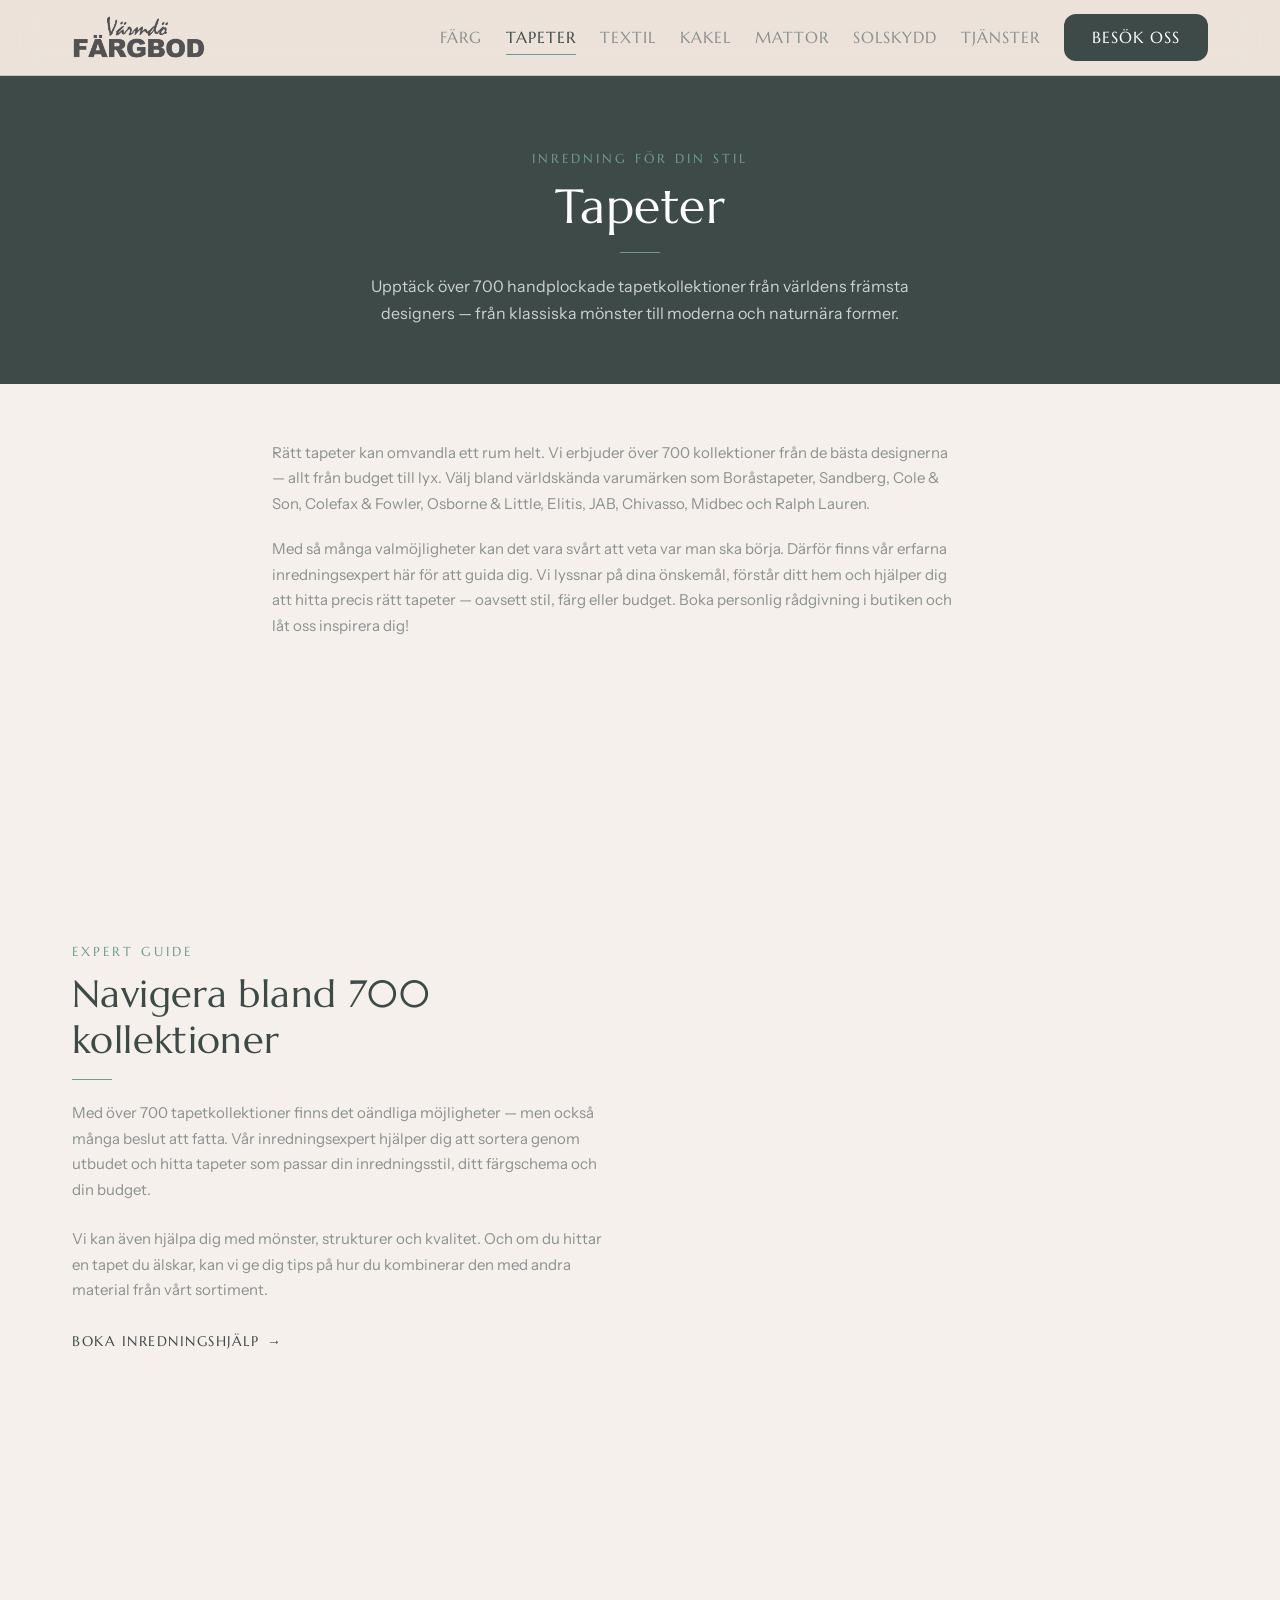
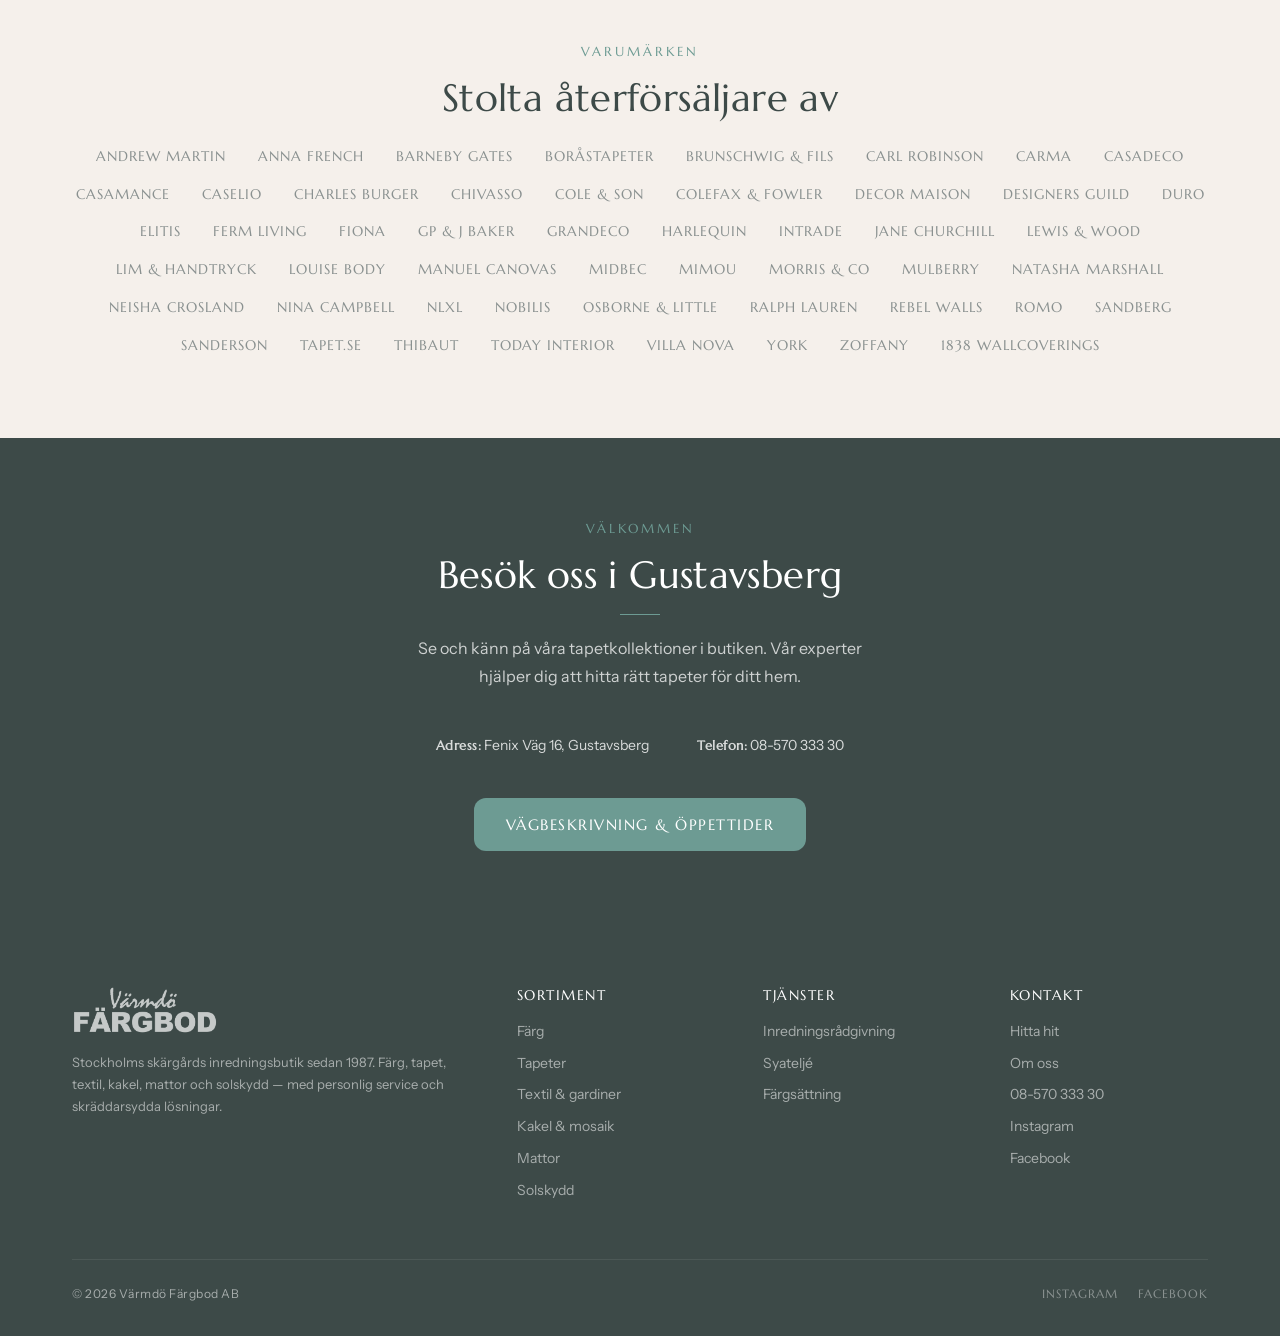
<file: tapeter.html>
<!DOCTYPE html>
<html lang="sv">
<head>
  <meta charset="UTF-8">
  <meta name="viewport" content="width=device-width, initial-scale=1.0">
  <title>Tapeter — 700+ kollektioner från världens bästa designers | Värmdö Färgbod</title>
  <meta name="description" content="Utforska 700+ tapetkollektioner från världens bästa designers. Från klassiska till moderna mönster, naturnära och mönstrade tapeter. Vi hjälper dig hitta rätt tapeter med personlig vägledning från vår inredningsexpert.">
  <link rel="stylesheet" href="css/style.css">
</head>
<body>

<!-- ============================================================
     NAVIGATION
     ============================================================ -->
<nav class="site-nav">
  <div class="container">
    <a href="index.html" class="site-nav__logo"><img src="img/vflogga.png" alt="Värmdö Färgbod"></a>
    <button class="site-nav__toggle" aria-label="Öppna meny" onclick="document.querySelector('.site-nav__links').classList.toggle('open')">
      <span></span><span></span><span></span>
    </button>
    <div class="site-nav__links">
      <a href="farg.html">Färg</a>
      <a href="tapeter.html" class="active">Tapeter</a>
      <a href="textil.html">Textil</a>
      <a href="kakel.html">Kakel</a>
      <a href="mattor.html">Mattor</a>
      <a href="solskydd.html">Solskydd</a>
      <a href="tjanster/index.html">Tjänster</a>
      
      <a href="kontakt.html" class="site-nav__cta">Besök oss</a>
    </div>
  </div>
</nav>

<!-- ============================================================
     PAGE HERO
     ============================================================ -->
<section class="page-hero fade-up">
  <div class="container">
    <div class="eyebrow fade-up">Inredning för din stil</div>
    <h1 class="fade-up fade-up-d1">Tapeter</h1>
    <span class="sep fade-up fade-up-d2"></span>
    <p class="fade-up fade-up-d2">Upptäck över 700 handplockade tapetkollektioner från världens främsta designers — från klassiska mönster till moderna och naturnära former.</p>
  </div>
</section>

<!-- ============================================================
     PRODUCT INTRO
     ============================================================ -->
<section class="product-intro fade-up">
  <div class="container container--narrow">
    <p>Rätt tapeter kan omvandla ett rum helt. Vi erbjuder över 700 kollektioner från de bästa designerna — allt från budget till lyx. Välj bland världskända varumärken som Boråstapeter, Sandberg, Cole & Son, Colefax & Fowler, Osborne & Little, Elitis, JAB, Chivasso, Midbec och Ralph Lauren.</p>

    <p style="margin-top: 20px;">Med så många valmöjligheter kan det vara svårt att veta var man ska börja. Därför finns vår erfarna inredningsexpert här för att guida dig. Vi lyssnar på dina önskemål, förstår ditt hem och hjälper dig att hitta precis rätt tapeter — oavsett stil, färg eller budget. Boka personlig rådgivning i butiken och låt oss inspirera dig!</p>
  </div>
</section>

<!-- ============================================================
     EXPERT GUIDANCE
     ============================================================ -->
<section class="section">
  <div class="container">
    <div class="feature-split fade-up">
      <div class="feature-split__text">
        <div class="eyebrow">Expert guide</div>
        <h2>Navigera bland 700 kollektioner</h2>
        <span class="sep sep--left"></span>
        <p>Med över 700 tapetkollektioner finns det oändliga möjligheter — men också många beslut att fatta. Vår inredningsexpert hjälper dig att sortera genom utbudet och hitta tapeter som passar din inredningsstil, ditt färgschema och din budget.</p>
        <p>Vi kan även hjälpa dig med mönster, strukturer och kvalitet. Och om du hittar en tapet du älskar, kan vi ge dig tips på hur du kombinerar den med andra material från vårt sortiment.</p>
        <a href="tjanster/index.html" class="arrow-link">Boka inredningshjälp</a>
      </div>
      <div class="feature-split__image">
        <video autoplay loop muted playsinline style="width:100%;height:100%;object-fit:cover;object-position:center center;display:block;">
          <source src="video/tapeter-feature.mp4" type="video/mp4">
        </video>
      </div>
    </div>
  </div>
</section>

<!-- ============================================================
     BRANDS
     ============================================================ -->
<section class="section section--alt" style="padding: 40px 0 80px;">
  <div class="container">
    <div class="section__header fade-up" style="margin-bottom: 20px;">
      <div class="eyebrow">Varumärken</div>
      <h2 style="text-align: center; margin-bottom: 24px;">Stolta återförsäljare av</h2>
    </div>
    <div class="brand-list fade-up fade-up-d1">
      <span>Andrew Martin</span>
      <a href="http://www.thibautdesign.com/AF/" target="_blank" rel="noopener">Anna French</a>
      <a href="https://www.barnebygates.com/" target="_blank" rel="noopener">Barneby Gates</a>
      <a href="http://www.borastapeter.se/" target="_blank" rel="noopener">Boråstapeter</a>
      <a href="http://search.brunschwig.com/" target="_blank" rel="noopener">Brunschwig &amp; Fils</a>
      <a href="http://www.carma.se/" target="_blank" rel="noopener">Carl Robinson</a>
      <a href="http://www.carma.se/" target="_blank" rel="noopener">Carma</a>
      <a href="http://www.casadeco.fr/sv" target="_blank" rel="noopener">Casadeco</a>
      <a href="http://www.casamance.com/en/" target="_blank" rel="noopener">Casamance</a>
      <a href="http://www.caselio.fr/se" target="_blank" rel="noopener">Caselio</a>
      <a href="http://charles-burger.com/" target="_blank" rel="noopener">Charles Burger</a>
      <a href="https://www.jab.de/de/en/category/chivasso-collections-wallpapers" target="_blank" rel="noopener">Chivasso</a>
      <a href="https://www.cole-and-son.com/sv/" target="_blank" rel="noopener">Cole &amp; Son</a>
      <a href="http://designs.colefax.com/" target="_blank" rel="noopener">Colefax &amp; Fowler</a>
      <a href="http://www.tapet.se/" target="_blank" rel="noopener">Decor Maison</a>
      <a href="https://www.designersguild.com/se" target="_blank" rel="noopener">Designers Guild</a>
      <a href="http://durosweden.se/" target="_blank" rel="noopener">Duro</a>
      <a href="http://www.elitis.fr/en/" target="_blank" rel="noopener">Elitis</a>
      <a href="http://www.tapet.se/" target="_blank" rel="noopener">Ferm Living</a>
      <a href="http://www.tapet.se/" target="_blank" rel="noopener">Fiona</a>
      <a href="https://www.gpjbaker.com/" target="_blank" rel="noopener">GP &amp; J Baker</a>
      <a href="http://www.tapet.se/" target="_blank" rel="noopener">Grandeco</a>
      <a href="https://www.stylelibrary.com/harlequin/" target="_blank" rel="noopener">Harlequin</a>
      <a href="http://intrade.se/" target="_blank" rel="noopener">Intrade</a>
      <a href="http://www.janechurchill.com/" target="_blank" rel="noopener">Jane Churchill</a>
      <a href="https://www.lewisandwood.co.uk/wallpapers/" target="_blank" rel="noopener">Lewis &amp; Wood</a>
      <a href="http://www.limohandtryck.se/" target="_blank" rel="noopener">Lim &amp; Handtryck</a>
      <a href="https://www.louisebody.com/" target="_blank" rel="noopener">Louise Body</a>
      <a href="http://designs.colefax.com/" target="_blank" rel="noopener">Manuel Canovas</a>
      <a href="http://www.midbec.se/" target="_blank" rel="noopener">Midbec</a>
      <a href="https://www.mimou.se/sv/tapeter-1/" target="_blank" rel="noopener">Mimou</a>
      <a href="https://www.stylelibrary.com/morris/" target="_blank" rel="noopener">Morris &amp; Co</a>
      <a href="https://www.gpjbaker.com/brands/mulberry-home/" target="_blank" rel="noopener">Mulberry</a>
      <a href="http://www.natashamarshall.com/product-category/wallpaper/" target="_blank" rel="noopener">Natasha Marshall</a>
      <a href="http://www.neishacrosland.com/wallpapers" target="_blank" rel="noopener">Neisha Crosland</a>
      <a href="http://ninacampbellinteriors.com/collections-category/wallpaper/" target="_blank" rel="noopener">Nina Campbell</a>
      <a href="https://www.nlxl.com/" target="_blank" rel="noopener">NLXL</a>
      <a href="https://nobilis.fr/en/" target="_blank" rel="noopener">Nobilis</a>
      <a href="https://www.osborneandlittle.com/" target="_blank" rel="noopener">Osborne &amp; Little</a>
      <a href="https://www.designersguild.com/se/wallpaper/ralph-lauren/l1303" target="_blank" rel="noopener">Ralph Lauren</a>
      <a href="https://rebelwalls.com/se/?sub=varmdofargbod" target="_blank" rel="noopener">Rebel Walls</a>
      <a href="https://www.romo.com/" target="_blank" rel="noopener">Romo</a>
      <a href="https://sandbergwallpaper.se/" target="_blank" rel="noopener">Sandberg</a>
      <a href="https://www.stylelibrary.com/sanderson/" target="_blank" rel="noopener">Sanderson</a>
      <a href="http://www.tapet.se/" target="_blank" rel="noopener">Tapet.se</a>
      <a href="https://www.thibautdesign.com/catalog/collections/all/type/wallpaper" target="_blank" rel="noopener">Thibaut</a>
      <a href="http://www.today-interiors.co.uk/collections/wallcoverings.html" target="_blank" rel="noopener">Today Interior</a>
      <a href="https://www.villanova.co.uk/collections/wallcoverings" target="_blank" rel="noopener">Villa Nova</a>
      <a href="http://www.yorkwall.com/" target="_blank" rel="noopener">York</a>
      <a href="https://www.stylelibrary.com/zoffany/" target="_blank" rel="noopener">Zoffany</a>
      <a href="https://www.1838wallcoverings.com/" target="_blank" rel="noopener">1838 Wallcoverings</a>
    </div>
  </div>
</section>

<!-- ============================================================
     CTA
     ============================================================ -->
<section class="section cta-section section--dark">
  <div class="container">
    <div class="eyebrow fade-up">Välkommen</div>
    <h2 class="fade-up fade-up-d1">Besök oss i Gustavsberg</h2>
    <span class="sep fade-up fade-up-d2"></span>
    <p class="fade-up fade-up-d2">Se och känn på våra tapetkollektioner i butiken. Vår experter hjälper dig att hitta rätt tapeter för ditt hem.</p>
    <div class="contact-bar fade-up fade-up-d3" style="margin-bottom: 24px;">
      <span><strong>Adress:</strong> Fenix Väg 16, Gustavsberg</span>
      <span><strong>Telefon:</strong> 08-570 333 30</span>
    </div>
    <a href="kontakt.html" class="btn btn--accent fade-up fade-up-d4">Vägbeskrivning & öppettider</a>
  </div>
</section>

<!-- ============================================================
     FOOTER
     ============================================================ -->
<footer class="site-footer">
  <div class="container">
    <div class="footer-grid">
      <div>
        <div class="site-footer__logo"><img src="img/vflogga.png" alt="Värmdö Färgbod"></div>
        <p>Stockholms skärgårds inredningsbutik sedan 1987. Färg, tapet, textil, kakel, mattor och solskydd — med personlig service och skräddarsydda lösningar.</p>
      </div>

      <div>
        <h4>Sortiment</h4>
        <a href="farg.html">Färg</a>
        <a href="tapeter.html">Tapeter</a>
        <a href="textil.html">Textil & gardiner</a>
        <a href="kakel.html">Kakel & mosaik</a>
        <a href="mattor.html">Mattor</a>
        <a href="solskydd.html">Solskydd</a>
      </div>
      <div>
        <h4>Tjänster</h4>
        <a href="tjanster/index.html">Inredningsrådgivning</a>
        <a href="/tjanster/syatelje.html">Syateljé</a>
        <a href="/tjanster/fargsattning.html">Färgsättning</a>
      </div>
      <div>
        <h4>Kontakt</h4>
        <a href="kontakt.html">Hitta hit</a>
        <a href="om-oss.html">Om oss</a>
        <a href="tel:0857033330">08-570 333 30</a>
        <a href="https://www.instagram.com/varmdofargbod/" target="_blank" rel="noopener">Instagram</a>
        <a href="https://www.facebook.com/varmdofargbod" target="_blank" rel="noopener">Facebook</a>
      </div>
    </div>
    <div class="site-footer__bottom">
      <span>&copy; 2026 Värmdö Färgbod AB</span>
      <div class="site-footer__social">
        <a href="https://www.instagram.com/varmdofargbod/" target="_blank" rel="noopener">Instagram</a>
        <a href="https://www.facebook.com/varmdofargbod" target="_blank" rel="noopener">Facebook</a>
      </div>
    </div>
  </div>
</footer>

<script>
document.addEventListener('DOMContentLoaded', function() {
  const observer = new IntersectionObserver(function(entries) {
    entries.forEach(function(entry) {
      if (entry.isIntersecting) {
        entry.target.classList.add('revealed');
        observer.unobserve(entry.target);
      }
    });
  }, { threshold: 0.15, rootMargin: '0px 0px -40px 0px' });
  document.querySelectorAll('.fade-up').forEach(function(el) {
    observer.observe(el);
  });
  // Brand list stagger
  const brandObserver = new IntersectionObserver(function(entries) {
    entries.forEach(function(entry) {
      if (entry.isIntersecting) {
        const items = entry.target.querySelectorAll('span, a');
        items.forEach(function(item, i) {
          item.style.transitionDelay = (i * 30) + 'ms';
        });
        entry.target.classList.add('revealed');
        brandObserver.unobserve(entry.target);
      }
    });
  }, { threshold: 0.1, rootMargin: '0px 0px -20px 0px' });
  document.querySelectorAll('.brand-list').forEach(function(el) {
    brandObserver.observe(el);
  });
});
</script>

</body>
</html>
</file>
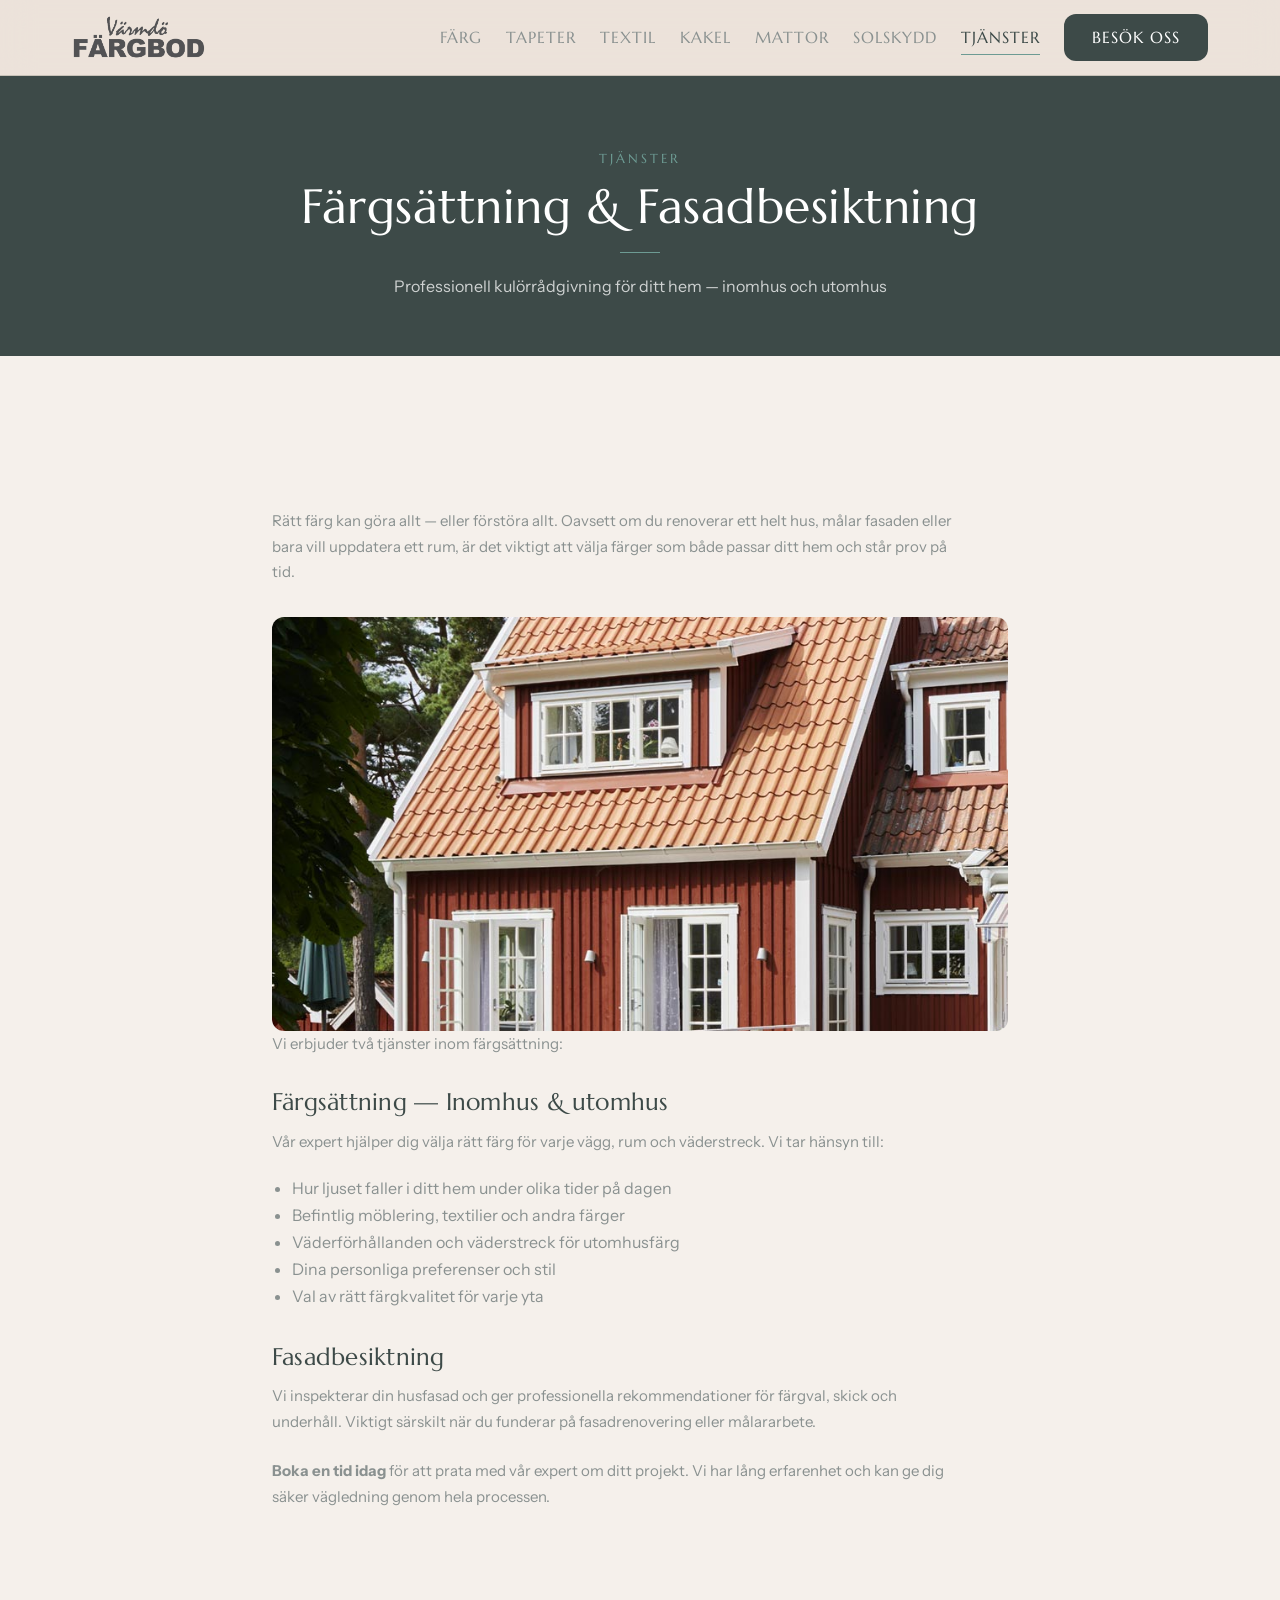
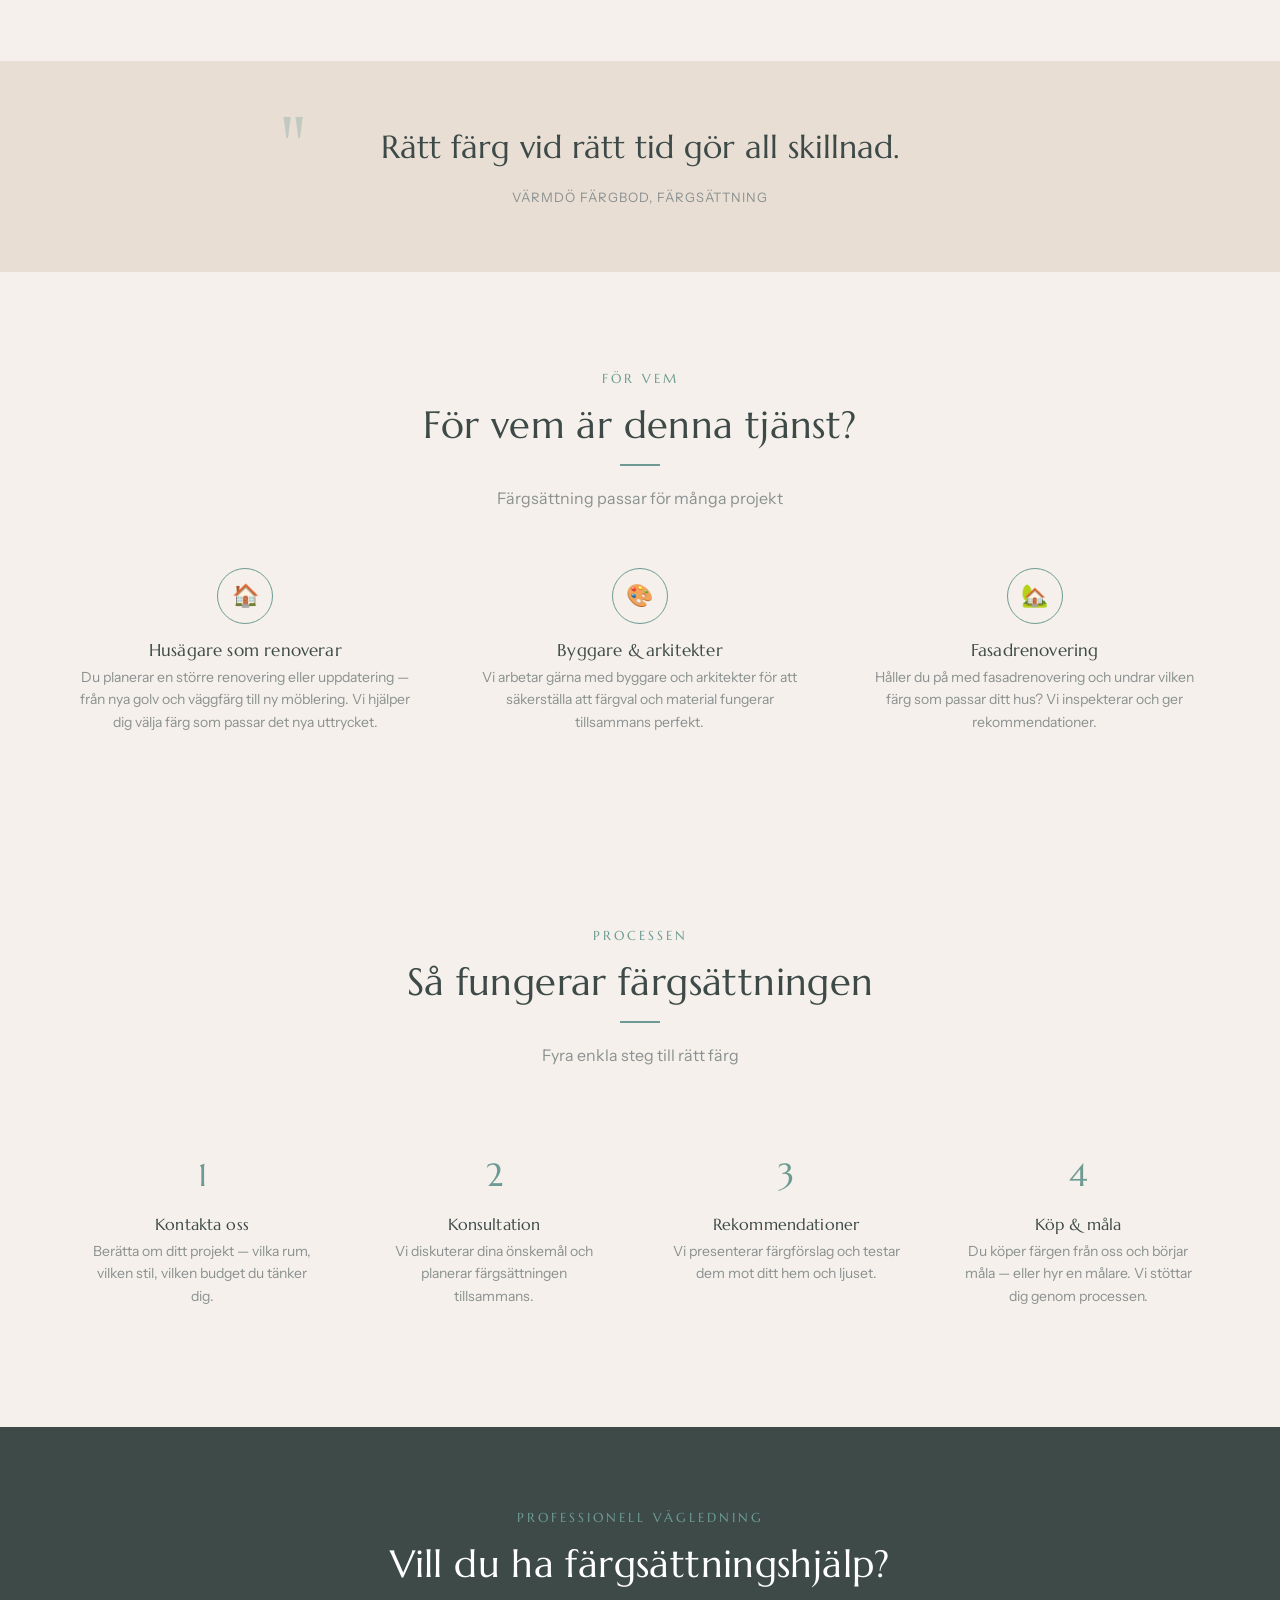
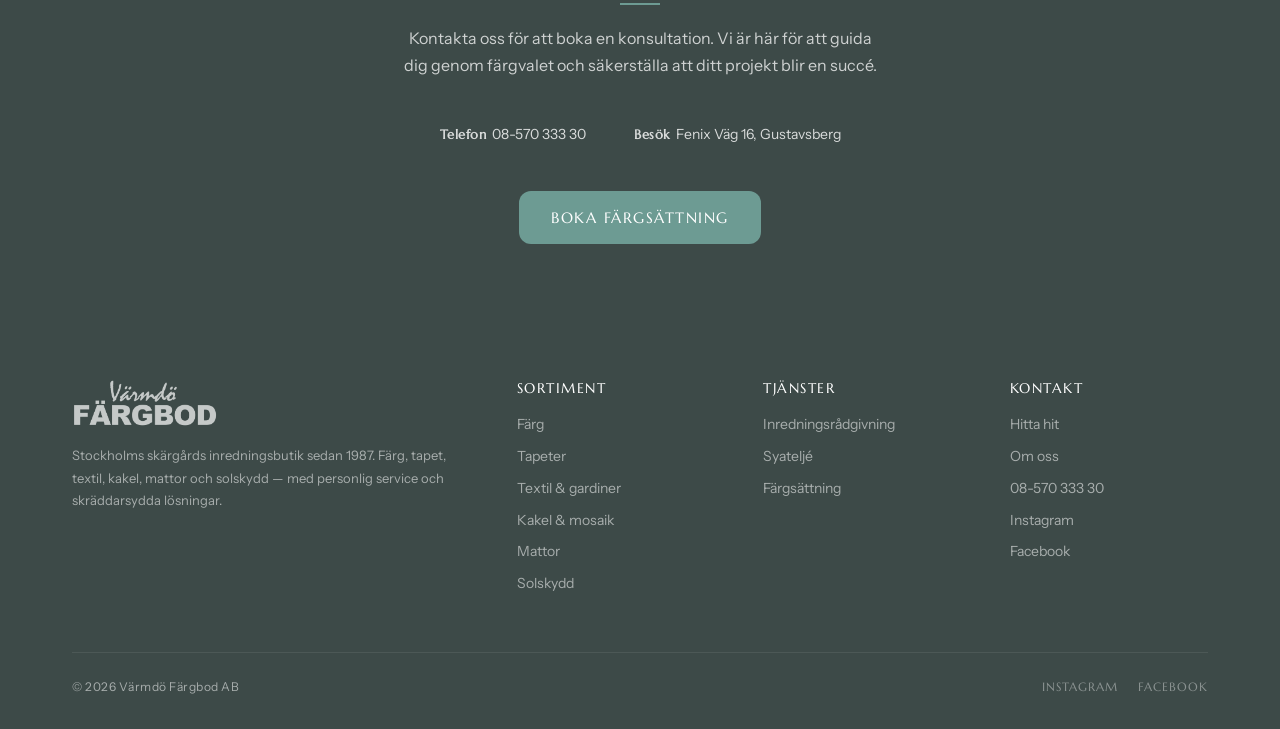
<file: tjanster/fargsattning.html>
<!DOCTYPE html>
<html lang="sv">
<head>
  <meta charset="UTF-8">
  <meta name="viewport" content="width=device-width, initial-scale=1.0">
  <title>Färgsättning & Fasadbesiktning — Professionell kulörrådgivning | Värmdö Färgbod</title>
  <meta name="description" content="Professionell färgsättning för ditt hem — både inomhus och utomhus. Vi erbjuder också fasadbesiktning för ditt projekt.">
  <link rel="stylesheet" href="../css/style.css">
</head>
<body>

<!-- ============================================================
     NAVIGATION
     ============================================================ -->
<nav class="site-nav">
  <div class="container">
    <a href="../index.html" class="site-nav__logo"><img src="../img/vflogga.png" alt="Värmdö Färgbod"></a>
    <button class="site-nav__toggle" aria-label="Öppna meny" onclick="document.querySelector('.site-nav__links').classList.toggle('open')">
      <span></span><span></span><span></span>
    </button>
    <div class="site-nav__links">
      <a href="../farg.html">Färg</a>
      <a href="../tapeter.html">Tapeter</a>
      <a href="../textil.html">Textil</a>
      <a href="../kakel.html">Kakel</a>
      <a href="../mattor.html">Mattor</a>
      <a href="../solskydd.html">Solskydd</a>
      <a href="index.html" class="active">Tjänster</a>
      
      <a href="../kontakt.html" class="site-nav__cta">Besök oss</a>
    </div>
  </div>
</nav>

<!-- ============================================================
     PAGE HERO — Default theme
     ============================================================ -->
<section class="page-hero fade-up">
  <div class="container">
    <div class="eyebrow">Tjänster</div>
    <h1>Färgsättning &amp; Fasadbesiktning</h1>
    <span class="sep"></span>
    <p>Professionell kulörrådgivning för ditt hem — inomhus och utomhus</p>
  </div>
</section>

<!-- ============================================================
     INTRODUCTION
     ============================================================ -->
<section class="section">
  <div class="container container--narrow">
    <div class="product-intro fade-up">
      <p>Rätt färg kan göra allt — eller förstöra allt. Oavsett om du renoverar ett helt hus, målar fasaden eller bara vill uppdatera ett rum, är det viktigt att välja färger som både passar ditt hem och står prov på tid.</p>
      <div class="feature-split__image" style="aspect-ratio:16/9; margin-top:32px;"><img src="../img/farg-rodt-hus.jpg" alt="Klassiskt rött svenskt hus" loading="lazy"></div>
      <p>Vi erbjuder två tjänster inom färgsättning:</p>

      <h3 style="color: var(--color-green); margin-top: 32px; margin-bottom: 12px;">Färgsättning — Inomhus &amp; utomhus</h3>
      <p>Vår expert hjälper dig välja rätt färg för varje vägg, rum och väderstreck. Vi tar hänsyn till:</p>
      <ul style="margin: 16px 0 16px 20px; list-style: disc; color: var(--color-ink-light);">
        <li>Hur ljuset faller i ditt hem under olika tider på dagen</li>
        <li>Befintlig möblering, textilier och andra färger</li>
        <li>Väderförhållanden och väderstreck för utomhusfärg</li>
        <li>Dina personliga preferenser och stil</li>
        <li>Val av rätt färgkvalitet för varje yta</li>
      </ul>

      <h3 style="color: var(--color-green); margin-top: 32px; margin-bottom: 12px;">Fasadbesiktning</h3>
      <p>Vi inspekterar din husfasad och ger professionella rekommendationer för färgval, skick och underhåll. Viktigt särskilt när du funderar på fasadrenovering eller målararbete.</p>

      <p style="margin-top: 24px;"><strong>Boka en tid idag</strong> för att prata med vår expert om ditt projekt. Vi har lång erfarenhet och kan ge dig säker vägledning genom hela processen.</p>
    </div>
  </div>
</section>

<!-- ============================================================
     WHO IS THIS FOR
     ============================================================ -->
<section class="section--warm" style="padding: 0;">
  <div class="container">
    <div class="pull-quote fade-up">
      <blockquote>Rätt färg vid rätt tid gör all skillnad.</blockquote>
      <cite>Värmdö Färgbod, Färgsättning</cite>
    </div>
  </div>
</section>

<section class="section">
  <div class="container">
    <div class="section__header fade-up">
      <div class="eyebrow">För vem</div>
      <h2>För vem är denna tjänst?</h2>
      <span class="sep"></span>
      <p class="section-subtitle">Färgsättning passar för många projekt</p>
    </div>
    <div class="usp-strip">
      <div class="usp-item fade-up fade-up-d1">
        <div class="usp-item__icon">🏠</div>
        <h3>Husägare som renoverar</h3>
        <p>Du planerar en större renovering eller uppdatering — från nya golv och väggfärg till ny möblering. Vi hjälper dig välja färg som passar det nya uttrycket.</p>
      </div>
      <div class="usp-item fade-up fade-up-d2">
        <div class="usp-item__icon">🎨</div>
        <h3>Byggare &amp; arkitekter</h3>
        <p>Vi arbetar gärna med byggare och arkitekter för att säkerställa att färgval och material fungerar tillsammans perfekt.</p>
      </div>
      <div class="usp-item fade-up fade-up-d3">
        <div class="usp-item__icon">🏡</div>
        <h3>Fasadrenovering</h3>
        <p>Håller du på med fasadrenovering och undrar vilken färg som passar ditt hus? Vi inspekterar och ger rekommendationer.</p>
      </div>
    </div>
  </div>
</section>

<!-- ============================================================
     PROCESS
     ============================================================ -->
<section class="section">
  <div class="container">
    <div class="section__header fade-up">
      <div class="eyebrow">Processen</div>
      <h2>Så fungerar färgsättningen</h2>
      <span class="sep"></span>
      <p class="section-subtitle">Fyra enkla steg till rätt färg</p>
    </div>
    <div class="steps">
      <div class="step fade-up fade-up-d1">
        <h3>Kontakta oss</h3>
        <p>Berätta om ditt projekt — vilka rum, vilken stil, vilken budget du tänker dig.</p>
      </div>
      <div class="step fade-up fade-up-d2">
        <h3>Konsultation</h3>
        <p>Vi diskuterar dina önskemål och planerar färgsättningen tillsammans.</p>
      </div>
      <div class="step fade-up fade-up-d3">
        <h3>Rekommendationer</h3>
        <p>Vi presenterar färgförslag och testar dem mot ditt hem och ljuset.</p>
      </div>
      <div class="step fade-up fade-up-d4">
        <h3>Köp &amp; måla</h3>
        <p>Du köper färgen från oss och börjar måla — eller hyr en målare. Vi stöttar dig genom processen.</p>
      </div>
    </div>
  </div>
</section>

<!-- ============================================================
     CTA SECTION
     ============================================================ -->
<section class="section--dark cta-section">
  <div class="container">
    <div class="eyebrow">Professionell vägledning</div>
    <h2>Vill du ha färgsättningshjälp?</h2>
    <span class="sep"></span>
    <p>Kontakta oss för att boka en konsultation. Vi är här för att guida dig genom färgvalet och säkerställa att ditt projekt blir en succé.</p>
    <div class="contact-bar fade-up" style="margin-bottom: 28px;">
      <span><strong>Telefon</strong>&nbsp;&nbsp;08-570 333 30</span>
      <span><strong>Besök</strong>&nbsp;&nbsp;Fenix Väg 16, Gustavsberg</span>
    </div>
    <a href="../kontakt.html" class="btn btn--accent">Boka färgsättning</a>
  </div>
</section>

<!-- ============================================================
     FOOTER
     ============================================================ -->
<footer class="site-footer">
  <div class="container">
    <div class="footer-grid">
      <div>
        <div class="site-footer__logo"><img src="../img/vflogga.png" alt="Värmdö Färgbod"></div>
        <p>Stockholms skärgårds inredningsbutik sedan 1987. Färg, tapet, textil, kakel, mattor och solskydd — med personlig service och skräddarsydda lösningar.</p>
      </div>
      <div>
        <h4>Sortiment</h4>
        <a href="../farg.html">Färg</a>
        <a href="../tapeter.html">Tapeter</a>
        <a href="../textil.html">Textil &amp; gardiner</a>
        <a href="../kakel.html">Kakel &amp; mosaik</a>
        <a href="../mattor.html">Mattor</a>
        <a href="../solskydd.html">Solskydd</a>
      </div>
      <div>
        <h4>Tjänster</h4>
        <a href="index.html">Inredningsrådgivning</a>
        <a href="syatelje.html">Syateljé</a>
        <a href="fargsattning.html">Färgsättning</a>
      </div>
      <div>
        <h4>Kontakt</h4>
        <a href="../kontakt.html">Hitta hit</a>
        <a href="../om-oss.html">Om oss</a>
        <a href="tel:0857033330">08-570 333 30</a>
        <a href="https://www.instagram.com/varmdofargbod/" target="_blank" rel="noopener">Instagram</a>
        <a href="https://www.facebook.com/varmdofargbod" target="_blank" rel="noopener">Facebook</a>
      </div>
    </div>
    <div class="site-footer__bottom">
      <span>&copy; 2026 Värmdö Färgbod AB</span>
      <div class="site-footer__social">
        <a href="https://www.instagram.com/varmdofargbod/" target="_blank" rel="noopener">Instagram</a>
        <a href="https://www.facebook.com/varmdofargbod" target="_blank" rel="noopener">Facebook</a>
      </div>
    </div>
  </div>
</footer>


<script>
document.addEventListener("DOMContentLoaded", function() {
  var observer = new IntersectionObserver(function(entries) {
    entries.forEach(function(entry) {
      if (entry.isIntersecting) {
        entry.target.classList.add("revealed");
        observer.unobserve(entry.target);
      }
    });
  }, { threshold: 0.15, rootMargin: "0px 0px -40px 0px" });
  document.querySelectorAll(".fade-up").forEach(function(el) {
    observer.observe(el);
  });
  // Brand list stagger
  var brandObserver = new IntersectionObserver(function(entries) {
    entries.forEach(function(entry) {
      if (entry.isIntersecting) {
        var items = entry.target.querySelectorAll("span, a");
        items.forEach(function(item, i) {
          item.style.transitionDelay = (i * 30) + "ms";
        });
        entry.target.classList.add("revealed");
        brandObserver.unobserve(entry.target);
      }
    });
  }, { threshold: 0.1, rootMargin: "0px 0px -20px 0px" });
  document.querySelectorAll(".brand-list").forEach(function(el) {
    brandObserver.observe(el);
  });
});
</script>
</body>
</html>
</file>
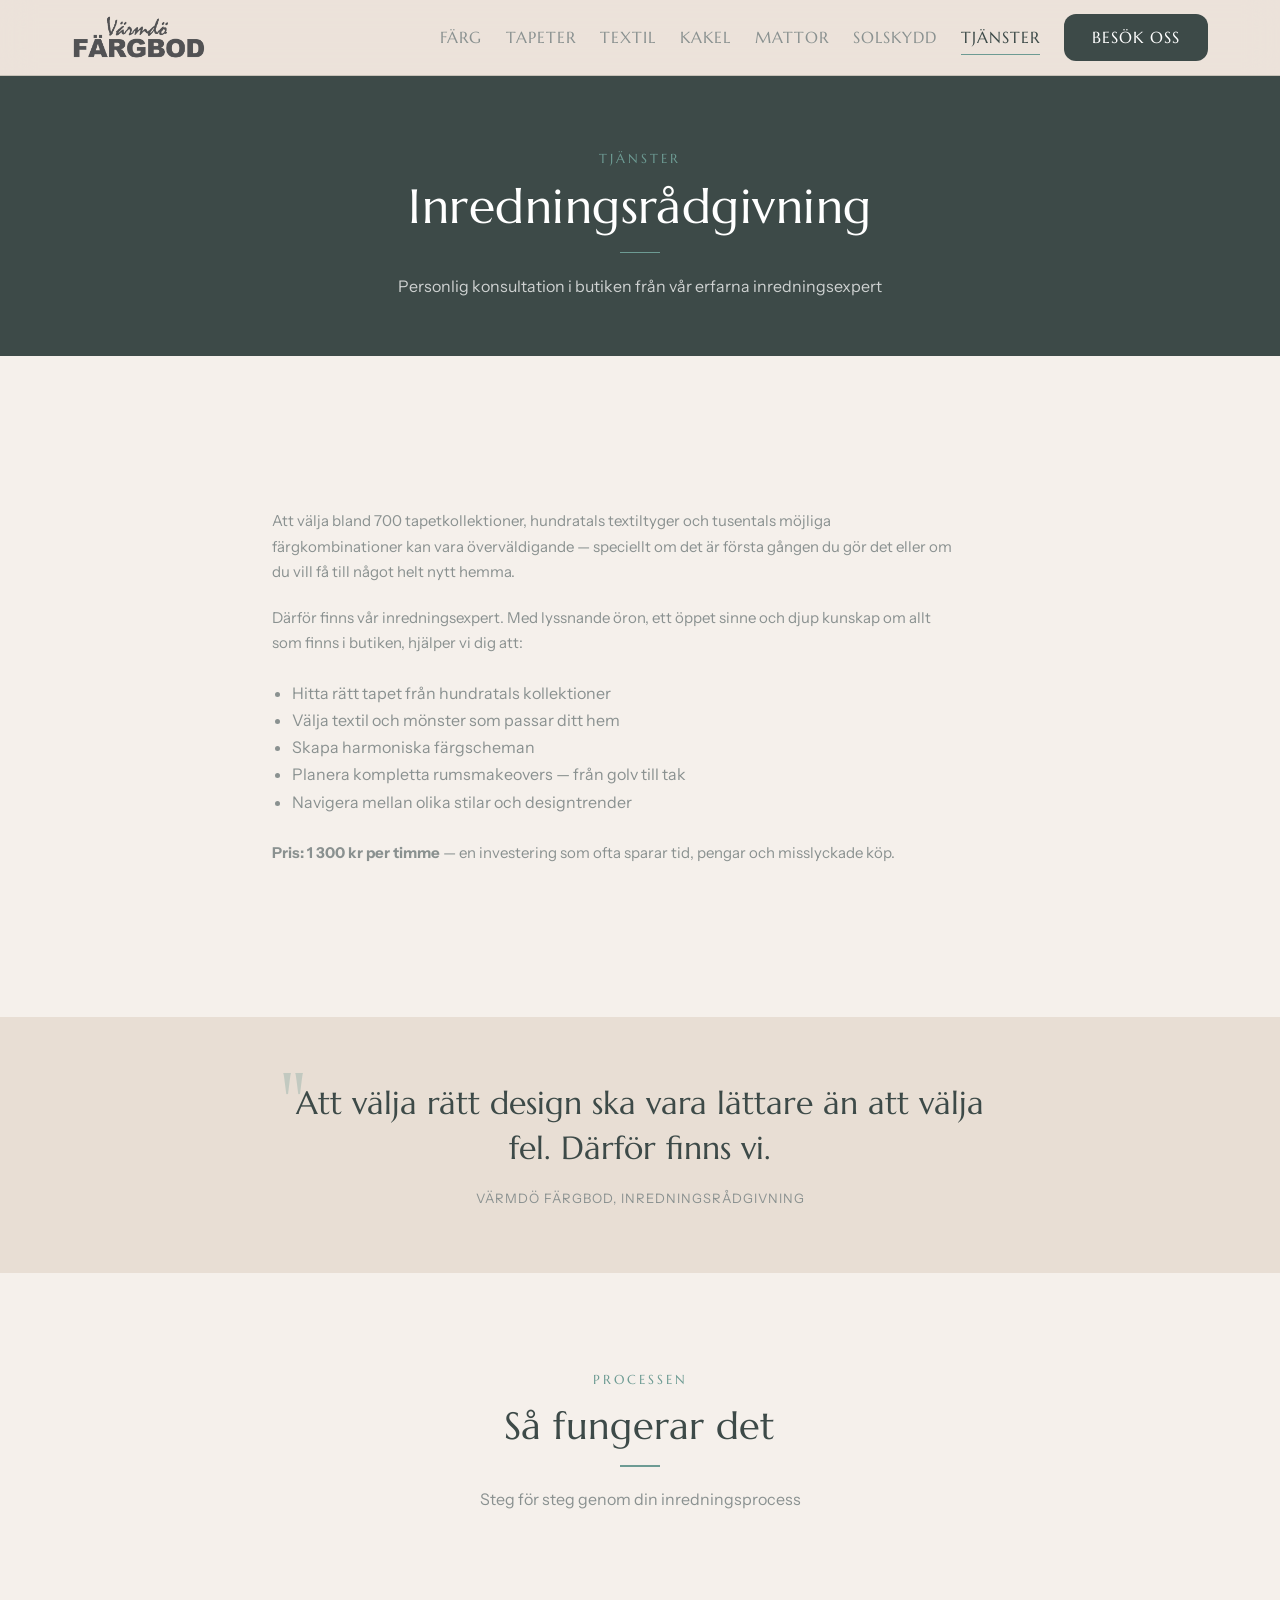
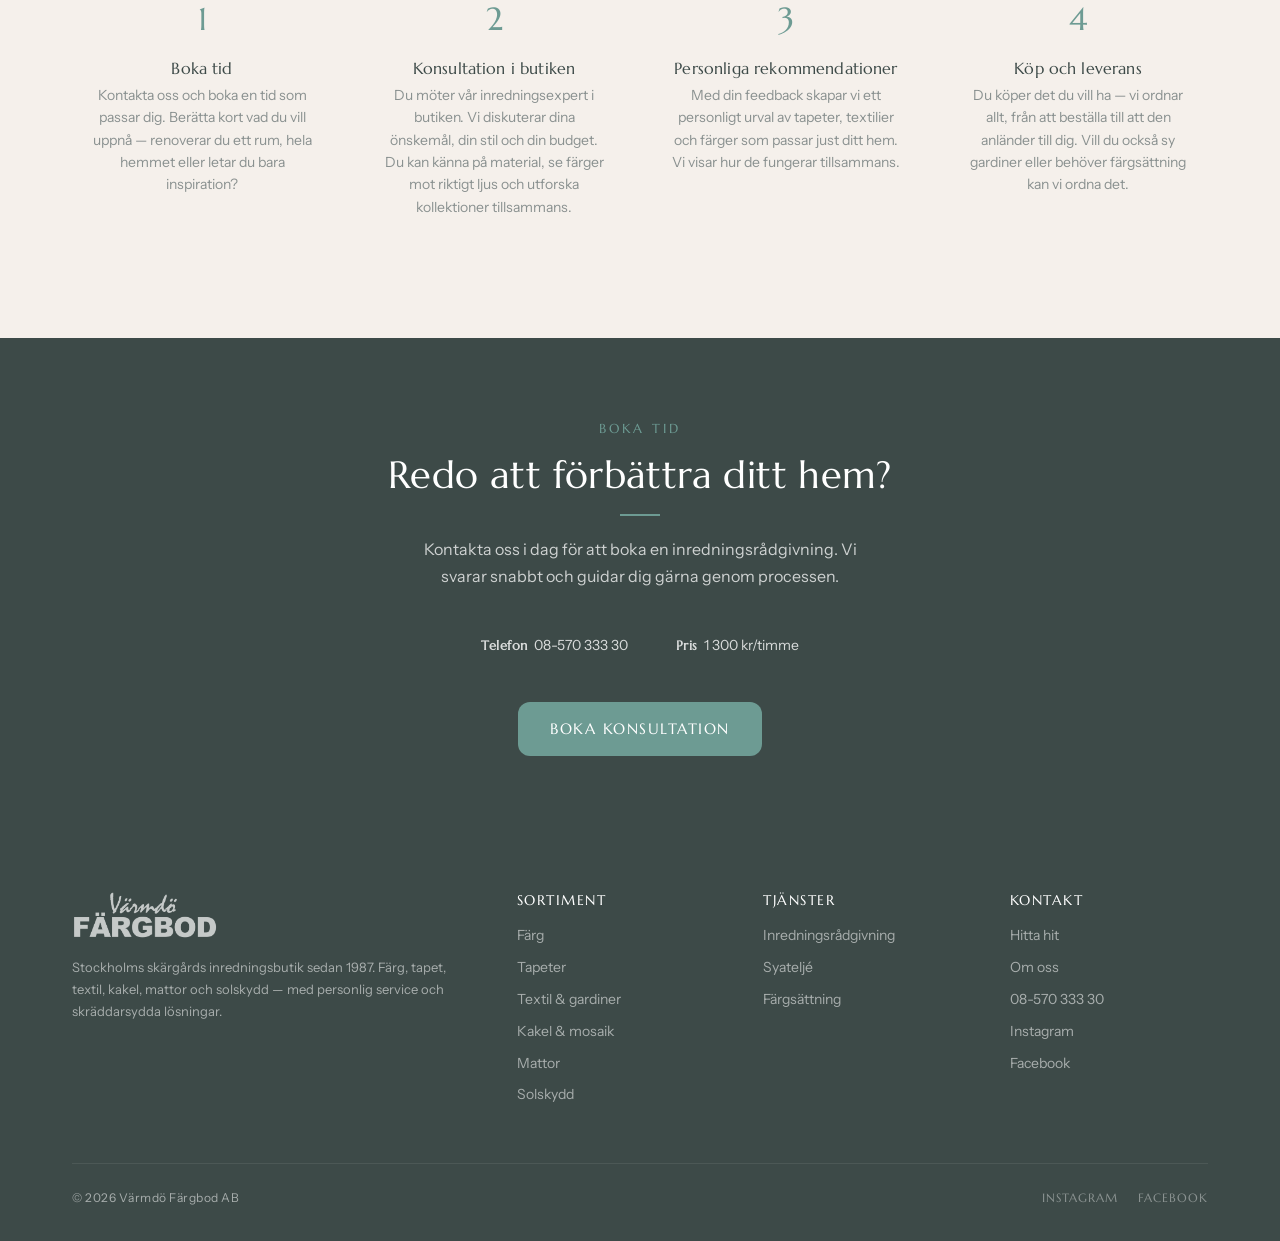
<file: tjanster/inredning.html>
<!DOCTYPE html>
<html lang="sv">
<head>
  <meta charset="UTF-8">
  <meta name="viewport" content="width=device-width, initial-scale=1.0">
  <title>Inredningsrådgivning — Personlig hjälp att inreda ditt hem | Värmdö Färgbod</title>
  <meta name="description" content="Personlig inredningsrådgivning från vår erfarna inredningsexpert. 1300 kr/timme. Vi hjälper dig välja material, mönster och färg för ditt hem.">
  <link rel="stylesheet" href="../css/style.css">
</head>
<body>

<!-- ============================================================
     NAVIGATION
     ============================================================ -->
<nav class="site-nav">
  <div class="container">
    <a href="../index.html" class="site-nav__logo"><img src="../img/vflogga.png" alt="Värmdö Färgbod"></a>
    <button class="site-nav__toggle" aria-label="Öppna meny" onclick="document.querySelector('.site-nav__links').classList.toggle('open')">
      <span></span><span></span><span></span>
    </button>
    <div class="site-nav__links">
      <a href="../farg.html">Färg</a>
      <a href="../tapeter.html">Tapeter</a>
      <a href="../textil.html">Textil</a>
      <a href="../kakel.html">Kakel</a>
      <a href="../mattor.html">Mattor</a>
      <a href="../solskydd.html">Solskydd</a>
      <a href="index.html" class="active">Tjänster</a>
      
      <a href="../kontakt.html" class="site-nav__cta">Besök oss</a>
    </div>
  </div>
</nav>

<!-- ============================================================
     PAGE HERO — Theme: Botanisk
     ============================================================ -->
<section class="page-hero">
  <div class="container">
    <div class="eyebrow">Tjänster</div>
    <h1>Inredningsrådgivning</h1>
    <span class="sep"></span>
    <p>Personlig konsultation i butiken från vår erfarna inredningsexpert</p>
  </div>
</section>

<!-- ============================================================
     INTRODUCTION — Theme: Botanisk
     ============================================================ -->
<section class="section">
  <div class="container container--narrow">
    <div class="product-intro fade-up">
      <p>Att välja bland 700 tapetkollektioner, hundratals textiltyger och tusentals möjliga färgkombinationer kan vara överväldigande — speciellt om det är första gången du gör det eller om du vill få till något helt nytt hemma.</p>
      <p>Därför finns vår inredningsexpert. Med lyssnande öron, ett öppet sinne och djup kunskap om allt som finns i butiken, hjälper vi dig att:</p>
      <ul style="margin: 24px 0 24px 20px; list-style: disc; color: var(--color-ink-light);">
        <li>Hitta rätt tapet från hundratals kollektioner</li>
        <li>Välja textil och mönster som passar ditt hem</li>
        <li>Skapa harmoniska färgscheman</li>
        <li>Planera kompletta rumsmakeovers — från golv till tak</li>
        <li>Navigera mellan olika stilar och designtrender</li>
      </ul>
      <p><strong>Pris: 1 300 kr per timme</strong> — en investering som ofta sparar tid, pengar och misslyckade köp.</p>
    </div>
  </div>
</section>

<!-- ============================================================
     HOW IT WORKS — Theme: Botanisk
     ============================================================ -->
<section class="section--warm" style="padding: 0;">
  <div class="container">
    <div class="pull-quote fade-up">
      <blockquote>Att välja rätt design ska vara lättare än att välja fel. Därför finns vi.</blockquote>
      <cite>Värmdö Färgbod, Inredningsrådgivning</cite>
    </div>
  </div>
</section>

<section class="section">
  <div class="container">
    <div class="section__header fade-up">
      <div class="eyebrow">Processen</div>
      <h2>Så fungerar det</h2>
      <span class="sep"></span>
      <p class="section-subtitle">Steg för steg genom din inredningsprocess</p>
    </div>
    <div class="steps">
      <div class="step fade-up fade-up-d1">
        <h3>Boka tid</h3>
        <p>Kontakta oss och boka en tid som passar dig. Berätta kort vad du vill uppnå — renoverar du ett rum, hela hemmet eller letar du bara inspiration?</p>
      </div>
      <div class="step fade-up fade-up-d2">
        <h3>Konsultation i butiken</h3>
        <p>Du möter vår inredningsexpert i butiken. Vi diskuterar dina önskemål, din stil och din budget. Du kan känna på material, se färger mot riktigt ljus och utforska kollektioner tillsammans.</p>
      </div>
      <div class="step fade-up fade-up-d3">
        <h3>Personliga rekommendationer</h3>
        <p>Med din feedback skapar vi ett personligt urval av tapeter, textilier och färger som passar just ditt hem. Vi visar hur de fungerar tillsammans.</p>
      </div>
      <div class="step fade-up fade-up-d4">
        <h3>Köp och leverans</h3>
        <p>Du köper det du vill ha — vi ordnar allt, från att beställa till att den anländer till dig. Vill du också sy gardiner eller behöver färgsättning kan vi ordna det.</p>
      </div>
    </div>
  </div>
</section>

<!-- ============================================================
     CTA SECTION — Theme: Botanisk
     ============================================================ -->
<section class="section--dark cta-section">
  <div class="container">
    <div class="eyebrow">Boka tid</div>
    <h2>Redo att förbättra ditt hem?</h2>
    <span class="sep"></span>
    <p>Kontakta oss i dag för att boka en inredningsrådgivning. Vi svarar snabbt och guidar dig gärna genom processen.</p>
    <div class="contact-bar fade-up" style="margin-bottom: 28px;">
      <span><strong>Telefon</strong>&nbsp;&nbsp;08-570 333 30</span>
      <span><strong>Pris</strong>&nbsp;&nbsp;1 300 kr/timme</span>
    </div>
    <a href="../kontakt.html" class="btn btn--accent">Boka konsultation</a>
  </div>
</section>

<!-- ============================================================
     FOOTER
     ============================================================ -->
<footer class="site-footer">
  <div class="container">
    <div class="footer-grid">
      <div>
        <div class="site-footer__logo"><img src="../img/vflogga.png" alt="Värmdö Färgbod"></div>
        <p>Stockholms skärgårds inredningsbutik sedan 1987. Färg, tapet, textil, kakel, mattor och solskydd — med personlig service och skräddarsydda lösningar.</p>
      </div>
      <div>
        <h4>Sortiment</h4>
        <a href="../farg.html">Färg</a>
        <a href="../tapeter.html">Tapeter</a>
        <a href="../textil.html">Textil &amp; gardiner</a>
        <a href="../kakel.html">Kakel &amp; mosaik</a>
        <a href="../mattor.html">Mattor</a>
        <a href="../solskydd.html">Solskydd</a>
      </div>
      <div>
        <h4>Tjänster</h4>
        <a href="index.html">Inredningsrådgivning</a>
        <a href="syatelje.html">Syateljé</a>
        <a href="fargsattning.html">Färgsättning</a>
      </div>
      <div>
        <h4>Kontakt</h4>
        <a href="../kontakt.html">Hitta hit</a>
        <a href="../om-oss.html">Om oss</a>
        <a href="tel:0857033330">08-570 333 30</a>
        <a href="https://www.instagram.com/varmdofargbod/" target="_blank" rel="noopener">Instagram</a>
        <a href="https://www.facebook.com/varmdofargbod" target="_blank" rel="noopener">Facebook</a>
      </div>
    </div>
    <div class="site-footer__bottom">
      <span>&copy; 2026 Värmdö Färgbod AB</span>
      <div class="site-footer__social">
        <a href="https://www.instagram.com/varmdofargbod/" target="_blank" rel="noopener">Instagram</a>
        <a href="https://www.facebook.com/varmdofargbod" target="_blank" rel="noopener">Facebook</a>
      </div>
    </div>
  </div>
</footer>


<script>
document.addEventListener("DOMContentLoaded", function() {
  var observer = new IntersectionObserver(function(entries) {
    entries.forEach(function(entry) {
      if (entry.isIntersecting) {
        entry.target.classList.add("revealed");
        observer.unobserve(entry.target);
      }
    });
  }, { threshold: 0.15, rootMargin: "0px 0px -40px 0px" });
  document.querySelectorAll(".fade-up").forEach(function(el) {
    observer.observe(el);
  });
  // Brand list stagger
  var brandObserver = new IntersectionObserver(function(entries) {
    entries.forEach(function(entry) {
      if (entry.isIntersecting) {
        var items = entry.target.querySelectorAll("span, a");
        items.forEach(function(item, i) {
          item.style.transitionDelay = (i * 30) + "ms";
        });
        entry.target.classList.add("revealed");
        brandObserver.unobserve(entry.target);
      }
    });
  }, { threshold: 0.1, rootMargin: "0px 0px -20px 0px" });
  document.querySelectorAll(".brand-list").forEach(function(el) {
    brandObserver.observe(el);
  });
});
</script>
</body>
</html>
</file>
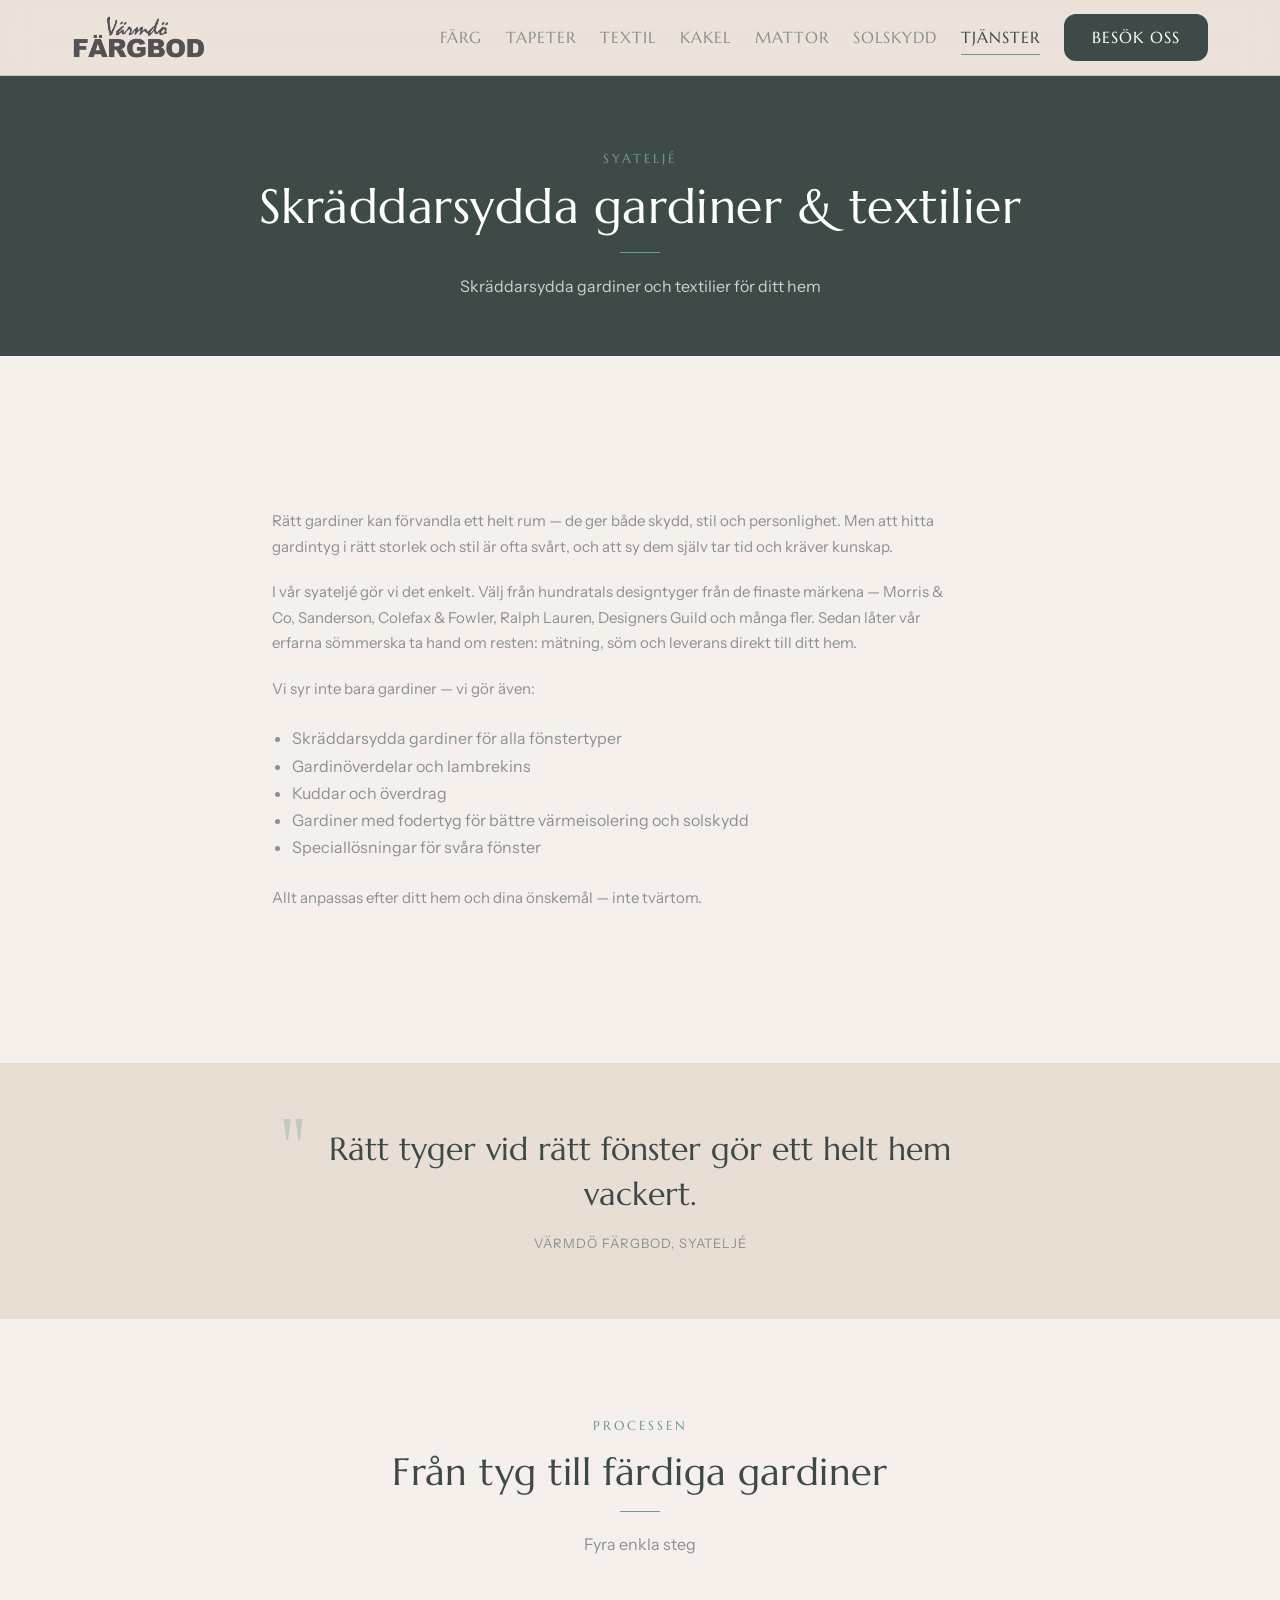
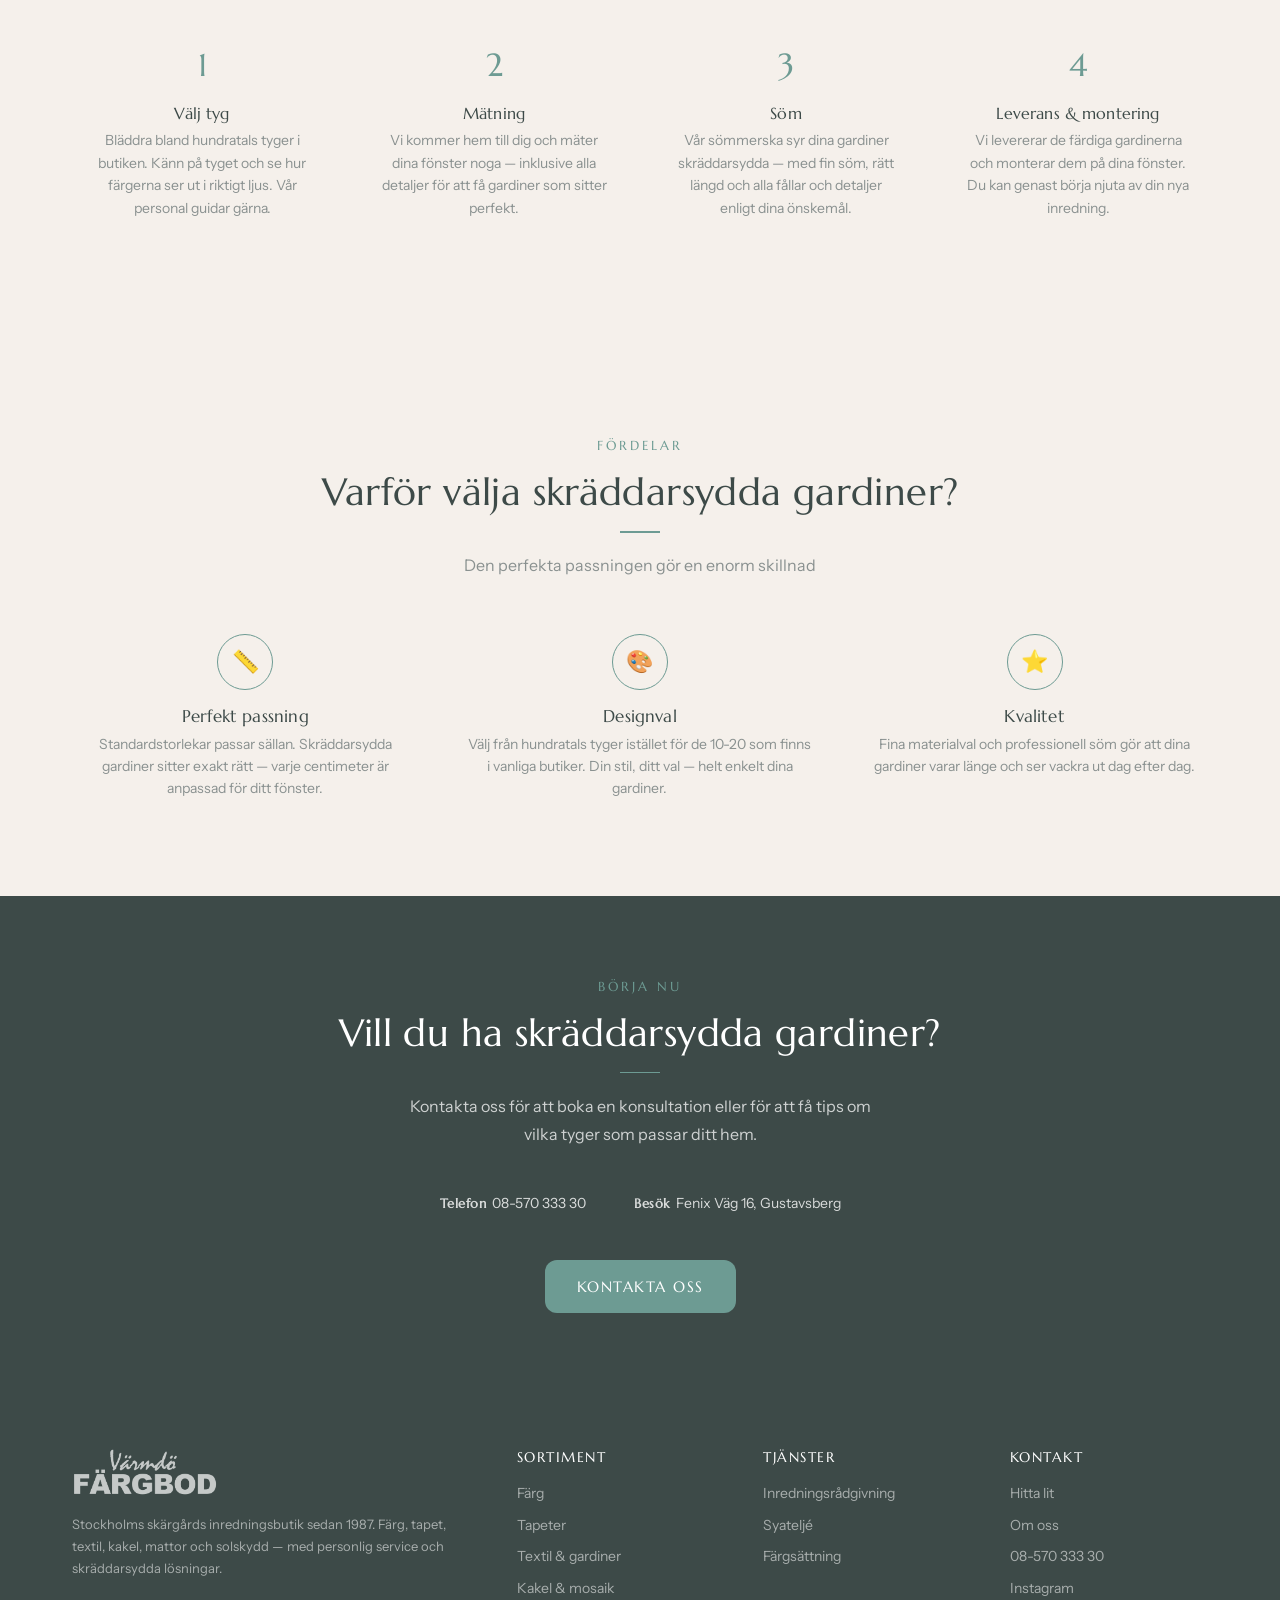
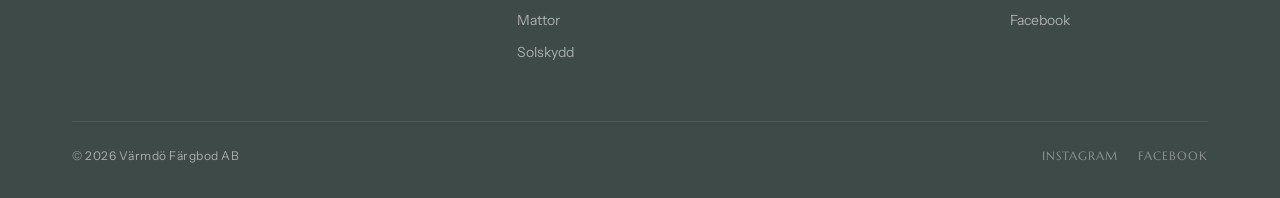
<file: tjanster/syatelje.html>
<!DOCTYPE html>
<html lang="sv">
<head>
  <meta charset="UTF-8">
  <meta name="viewport" content="width=device-width, initial-scale=1.0">
  <title>Syateljé — Skräddarsydda gardiner & textilier | Värmdö Färgbod</title>
  <meta name="description" content="Skräddarsydda gardiner och textilier från vår syateljé. Välj tyg, vi mäter, syr och levererar — allt anpassat för ditt hem.">
  <link rel="stylesheet" href="../css/style.css">
</head>
<body>

<!-- ============================================================
     NAVIGATION
     ============================================================ -->
<nav class="site-nav">
  <div class="container">
    <a href="../index.html" class="site-nav__logo"><img src="../img/vflogga.png" alt="Värmdö Färgbod"></a>
    <button class="site-nav__toggle" aria-label="Öppna meny" onclick="document.querySelector('.site-nav__links').classList.toggle('open')">
      <span></span><span></span><span></span>
    </button>
    <div class="site-nav__links">
      <a href="../farg.html">Färg</a>
      <a href="../tapeter.html">Tapeter</a>
      <a href="../textil.html">Textil</a>
      <a href="../kakel.html">Kakel</a>
      <a href="../mattor.html">Mattor</a>
      <a href="../solskydd.html">Solskydd</a>
      <a href="index.html" class="active">Tjänster</a>
      
      <a href="../kontakt.html" class="site-nav__cta">Besök oss</a>
    </div>
  </div>
</nav>

<!-- ============================================================
     PAGE HERO — Theme: Morris
     ============================================================ -->
<section class="page-hero">
  <div class="container">
    <div class="eyebrow">Syateljé</div>
    <h1>Skräddarsydda gardiner &amp; textilier</h1>
    <span class="sep"></span>
    <p>Skräddarsydda gardiner och textilier för ditt hem</p>
  </div>
</section>

<!-- ============================================================
     INTRODUCTION — Theme: Morris
     ============================================================ -->
<section class="section">
  <div class="container container--narrow">
    <div class="product-intro fade-up">
      <p>Rätt gardiner kan förvandla ett helt rum — de ger både skydd, stil och personlighet. Men att hitta gardintyg i rätt storlek och stil är ofta svårt, och att sy dem själv tar tid och kräver kunskap.</p>
      <p>I vår syateljé gör vi det enkelt. Välj från hundratals designtyger från de finaste märkena — Morris &amp; Co, Sanderson, Colefax &amp; Fowler, Ralph Lauren, Designers Guild och många fler. Sedan låter vår erfarna sömmerska ta hand om resten: mätning, söm och leverans direkt till ditt hem.</p>
      <p>Vi syr inte bara gardiner — vi gör även:</p>
      <ul style="margin: 24px 0 24px 20px; list-style: disc; color: var(--color-ink-light);">
        <li>Skräddarsydda gardiner för alla fönstertyper</li>
        <li>Gardinöverdelar och lambrekins</li>
        <li>Kuddar och överdrag</li>
        <li>Gardiner med fodertyg för bättre värmeisolering och solskydd</li>
        <li>Speciallösningar för svåra fönster</li>
      </ul>
      <p>Allt anpassas efter ditt hem och dina önskemål — inte tvärtom.</p>
    </div>
  </div>
</section>

<!-- ============================================================
     PROCESS — Theme: Morris
     ============================================================ -->
<section class="section--warm" style="padding: 0;">
  <div class="container">
    <div class="pull-quote fade-up">
      <blockquote>Rätt tyger vid rätt fönster gör ett helt hem vackert.</blockquote>
      <cite>Värmdö Färgbod, Syateljé</cite>
    </div>
  </div>
</section>

<section class="section">
  <div class="container">
    <div class="section__header fade-up">
      <div class="eyebrow">Processen</div>
      <h2>Från tyg till färdiga gardiner</h2>
      <span class="sep"></span>
      <p class="section-subtitle">Fyra enkla steg</p>
    </div>
    <div class="steps">
      <div class="step fade-up fade-up-d1">
        <h3>Välj tyg</h3>
        <p>Bläddra bland hundratals tyger i butiken. Känn på tyget och se hur färgerna ser ut i riktigt ljus. Vår personal guidar gärna.</p>
      </div>
      <div class="step fade-up fade-up-d2">
        <h3>Mätning</h3>
        <p>Vi kommer hem till dig och mäter dina fönster noga — inklusive alla detaljer för att få gardiner som sitter perfekt.</p>
      </div>
      <div class="step fade-up fade-up-d3">
        <h3>Söm</h3>
        <p>Vår sömmerska syr dina gardiner skräddarsydda — med fin söm, rätt längd och alla fållar och detaljer enligt dina önskemål.</p>
      </div>
      <div class="step fade-up fade-up-d4">
        <h3>Leverans &amp; montering</h3>
        <p>Vi levererar de färdiga gardinerna och monterar dem på dina fönster. Du kan genast börja njuta av din nya inredning.</p>
      </div>
    </div>
  </div>
</section>

<!-- ============================================================
     WHY CUSTOM — Theme: Morris
     ============================================================ -->
<section class="section">
  <div class="container">
    <div class="section__header fade-up">
      <div class="eyebrow">Fördelar</div>
      <h2>Varför välja skräddarsydda gardiner?</h2>
      <span class="sep"></span>
      <p class="section-subtitle">Den perfekta passningen gör en enorm skillnad</p>
    </div>
    <div class="usp-strip">
      <div class="usp-item fade-up fade-up-d1">
        <div class="usp-item__icon">📏</div>
        <h3>Perfekt passning</h3>
        <p>Standardstorlekar passar sällan. Skräddarsydda gardiner sitter exakt rätt — varje centimeter är anpassad för ditt fönster.</p>
      </div>
      <div class="usp-item fade-up fade-up-d2">
        <div class="usp-item__icon">🎨</div>
        <h3>Designval</h3>
        <p>Välj från hundratals tyger istället för de 10-20 som finns i vanliga butiker. Din stil, ditt val — helt enkelt dina gardiner.</p>
      </div>
      <div class="usp-item fade-up fade-up-d3">
        <div class="usp-item__icon">⭐</div>
        <h3>Kvalitet</h3>
        <p>Fina materialval och professionell söm gör att dina gardiner varar länge och ser vackra ut dag efter dag.</p>
      </div>
    </div>
  </div>
</section>

<!-- ============================================================
     CTA SECTION — Theme: Morris
     ============================================================ -->
<section class="section--dark cta-section">
  <div class="container">
    <div class="eyebrow">Börja nu</div>
    <h2>Vill du ha skräddarsydda gardiner?</h2>
    <span class="sep"></span>
    <p>Kontakta oss för att boka en konsultation eller för att få tips om vilka tyger som passar ditt hem.</p>
    <div class="contact-bar fade-up" style="margin-bottom: 28px;">
      <span><strong>Telefon</strong>&nbsp;&nbsp;08-570 333 30</span>
      <span><strong>Besök</strong>&nbsp;&nbsp;Fenix Väg 16, Gustavsberg</span>
    </div>
    <a href="../kontakt.html" class="btn btn--accent">Kontakta oss</a>
  </div>
</section>

<!-- ============================================================
     FOOTER
     ============================================================ -->
<footer class="site-footer">
  <div class="container">
    <div class="footer-grid">
      <div>
        <div class="site-footer__logo"><img src="../img/vflogga.png" alt="Värmdö Färgbod"></div>
        <p>Stockholms skärgårds inredningsbutik sedan 1987. Färg, tapet, textil, kakel, mattor och solskydd — med personlig service och skräddarsydda lösningar.</p>
      </div>
      <div>
        <h4>Sortiment</h4>
        <a href="../farg.html">Färg</a>
        <a href="../tapeter.html">Tapeter</a>
        <a href="../textil.html">Textil &amp; gardiner</a>
        <a href="../kakel.html">Kakel &amp; mosaik</a>
        <a href="../mattor.html">Mattor</a>
        <a href="../solskydd.html">Solskydd</a>
      </div>
      <div>
        <h4>Tjänster</h4>
        <a href="index.html">Inredningsrådgivning</a>
        <a href="syatelje.html">Syateljé</a>
        <a href="fargsattning.html">Färgsättning</a>
      </div>
      <div>
        <h4>Kontakt</h4>
        <a href="../kontakt.html">Hitta lit</a>
        <a href="../om-oss.html">Om oss</a>
        <a href="tel:0857033330">08-570 333 30</a>
        <a href="https://www.instagram.com/varmdofargbod/" target="_blank" rel="noopener">Instagram</a>
        <a href="https://www.facebook.com/varmdofargbod" target="_blank" rel="noopener">Facebook</a>
      </div>
    </div>
    <div class="site-footer__bottom">
      <span>&copy; 2026 Värmdö Färgbod AB</span>
      <div class="site-footer__social">
        <a href="https://www.instagram.com/varmdofargbod/" target="_blank" rel="noopener">Instagram</a>
        <a href="https://www.facebook.com/varmdofargbod" target="_blank" rel="noopener">Facebook</a>
      </div>
    </div>
  </div>
</footer>


<script>
document.addEventListener("DOMContentLoaded", function() {
  var observer = new IntersectionObserver(function(entries) {
    entries.forEach(function(entry) {
      if (entry.isIntersecting) {
        entry.target.classList.add("revealed");
        observer.unobserve(entry.target);
      }
    });
  }, { threshold: 0.15, rootMargin: "0px 0px -40px 0px" });
  document.querySelectorAll(".fade-up").forEach(function(el) {
    observer.observe(el);
  });
  // Brand list stagger
  var brandObserver = new IntersectionObserver(function(entries) {
    entries.forEach(function(entry) {
      if (entry.isIntersecting) {
        var items = entry.target.querySelectorAll("span, a");
        items.forEach(function(item, i) {
          item.style.transitionDelay = (i * 30) + "ms";
        });
        entry.target.classList.add("revealed");
        brandObserver.unobserve(entry.target);
      }
    });
  }, { threshold: 0.1, rootMargin: "0px 0px -20px 0px" });
  document.querySelectorAll(".brand-list").forEach(function(el) {
    brandObserver.observe(el);
  });
});
</script>
</body>
</html>
</file>
<file: css/style.css>
/* ============================================================
   Värmdö Färgbod — Design System v2
   Three wallpaper-inspired color themes
   ============================================================ */

@import url('https://fonts.googleapis.com/css2?family=Instrument+Sans:ital,wght@0,400;0,500;0,600;0,700;1,400&family=Marcellus&display=swap');

/* ============================================================
   COLOR PALETTE — Värmdö Färgbod
   "Dammig Teal & Natursten"
   #3D4A48 · #6D9B93 · #E8DED4 · #8A9190
   ============================================================ */

:root {
  --font-heading: 'Marcellus', Georgia, serif;
  --font-body: 'Instrument Sans', -apple-system, BlinkMacSystemFont, sans-serif;

  --max-width: 1200px;
  --max-width-narrow: 800px;
  --nav-height: 76px;
  --radius: 12px;
  --radius-lg: 12px;
  --transition: 0.3s cubic-bezier(0.25, 0.46, 0.45, 0.94);
  --transition-slow: 0.6s cubic-bezier(0.25, 0.46, 0.45, 0.94);

  /* Neutral base */
  --color-ink: #3D4A48;
  --color-ink-light: #8A9190;
  --color-paper: #F5F0EB;
  --color-white: #ffffff;
  --color-border: #C8C2B8;
  --color-muted: #8A9190;
  --color-bg-alt: #F5F0EB;

  /* Theme colors */
  --theme-primary: #3D4A48;
  --theme-primary-light: #546260;
  --theme-accent: #6D9B93;
  --theme-accent2: #5A8178;
  --theme-soft: #E8DED4;
  --theme-soft-warm: #E8DED4;
  --theme-highlight: #6D9B93;
}

/* ============================================================
   RESET & BASE
   ============================================================ */
*, *::before, *::after { margin: 0; padding: 0; box-sizing: border-box; }

html {
  scroll-behavior: smooth;
  -webkit-font-smoothing: antialiased;
  -moz-osx-font-smoothing: grayscale;
}

body {
  font-family: var(--font-body);
  font-size: 16px;
  line-height: 1.7;
  color: var(--color-ink);
  background: var(--color-paper);
}

img { max-width: 100%; height: auto; display: block; }
ul, ol { list-style: none; }

a {
  color: var(--theme-primary);
  text-decoration: none;
  transition: color var(--transition);
}
a:hover { color: var(--theme-accent); }

::selection {
  background: var(--theme-primary);
  color: var(--color-white);
}

/* ============================================================
   UTILITY
   ============================================================ */
.container { max-width: var(--max-width); margin: 0 auto; padding: 0 32px; }
.container--narrow { max-width: var(--max-width-narrow); margin: 0 auto; padding: 0 32px; }
.sr-only { position: absolute; width: 1px; height: 1px; overflow: hidden; clip: rect(0,0,0,0); }
.text-center { text-align: center; }

/* ============================================================
   TYPOGRAPHY
   ============================================================ */
h1, h2, h3, h4 {
  font-family: var(--font-heading);
  font-weight: 400;
  line-height: 1.2;
  letter-spacing: 0.01em;
}
h1 { font-size: clamp(2.4rem, 5.5vw, 3.8rem); }
h2 { font-size: clamp(1.6rem, 3.5vw, 2.4rem); margin-bottom: 16px; }
h3 { font-size: clamp(1.15rem, 2vw, 1.5rem); margin-bottom: 8px; }
p { margin-bottom: 20px; }
p:last-child { margin-bottom: 0; }

.section-subtitle {
  color: var(--color-muted);
  font-size: 16px;
  max-width: 520px;
  margin: 0 auto 48px;
  line-height: 1.6;
}

.eyebrow {
  font-family: var(--font-heading);
  font-size: 13px;
  letter-spacing: 3px;
  text-transform: uppercase;
  color: var(--theme-accent);
  margin-bottom: 12px;
}

/* Decorative separator */
.sep {
  display: block;
  width: 40px;
  height: 1.5px;
  background: var(--theme-accent);
  margin: 16px auto 20px;
}
.sep--left { margin-left: 0; margin-right: 0; }

/* ============================================================
   BUTTONS
   ============================================================ */
.btn {
  display: inline-flex;
  align-items: center;
  justify-content: center;
  gap: 10px;
  font-family: var(--font-heading);
  font-size: 14px;
  letter-spacing: 1.5px;
  text-transform: uppercase;
  padding: 14px 32px;
  border: none;
  cursor: pointer;
  transition: all var(--transition);
  text-decoration: none;
  position: relative;
  border-radius: var(--radius);
}

.btn--primary {
  background: var(--theme-primary);
  color: var(--color-white);
}
.btn--primary:hover {
  background: var(--theme-primary-light);
  color: var(--color-white);
  transform: translateY(-2px);
  box-shadow: 0 6px 20px rgba(0,0,0,0.15);
}

.btn--outline {
  background: transparent;
  color: var(--theme-primary);
  border: 1.5px solid var(--theme-primary);
}
.btn--outline:hover {
  background: var(--theme-primary);
  color: var(--color-white);
}

.btn--accent {
  background: var(--theme-accent);
  color: var(--color-white);
}
.btn--accent:hover {
  opacity: 0.9;
  color: var(--color-white);
  transform: translateY(-2px);
  box-shadow: 0 6px 20px rgba(0,0,0,0.12);
}

/* Arrow link */
.arrow-link {
  font-family: var(--font-heading);
  font-size: 14px;
  letter-spacing: 1.5px;
  text-transform: uppercase;
  color: var(--theme-primary);
  text-decoration: none;
  display: inline-flex;
  align-items: center;
  gap: 8px;
  transition: gap var(--transition), color var(--transition);
}
.arrow-link::after {
  content: '→';
  transition: transform var(--transition);
}
.arrow-link:hover {
  color: var(--theme-accent);
  gap: 14px;
}

/* ============================================================
   NAVIGATION
   ============================================================ */
.site-nav {
  position: sticky;
  top: 0;
  z-index: 100;
  background: rgba(232, 222, 212, 0.75);
  backdrop-filter: blur(16px);
  -webkit-backdrop-filter: blur(16px);
  border-bottom: 1px solid var(--color-border);
  height: var(--nav-height);
  display: flex;
  align-items: center;
}
.site-nav .container {
  display: flex;
  align-items: center;
  justify-content: space-between;
  width: 100%;
}
.site-nav__logo {
  display: flex;
  align-items: center;
  text-decoration: none;
}
.site-nav__logo img {
  height: 44px;
  width: auto;
}
.site-nav__links {
  display: flex;
  align-items: center;
  gap: 24px;
}
.site-nav__links a {
  font-family: var(--font-heading);
  font-size: 16px;
  letter-spacing: 1px;
  text-transform: uppercase;
  color: var(--color-ink-light);
  text-decoration: none;
  transition: color var(--transition);
  position: relative;
  padding: 4px 0;
}
.site-nav__links a:hover,
.site-nav__links a.active {
  color: var(--theme-primary);
}
.site-nav__links a.active::after {
  content: '';
  position: absolute;
  bottom: 0;
  left: 0;
  right: 0;
  height: 1.5px;
  background: var(--theme-accent);
}
.site-nav__links .site-nav__cta {
  color: var(--color-white) !important;
  background: var(--theme-primary);
  padding: 10px 28px;
  letter-spacing: 1px;
  border-radius: var(--radius);
}
.site-nav__cta:hover {
  background: var(--theme-primary-light);
  color: var(--color-white) !important;
}

/* Mobile nav */
.site-nav__toggle {
  display: none;
  background: none;
  border: none;
  cursor: pointer;
  width: 36px;
  height: 36px;
  flex-direction: column;
  justify-content: center;
  align-items: center;
  gap: 6px;
}
.site-nav__toggle span {
  display: block;
  width: 24px;
  height: 1.5px;
  background: var(--color-ink);
  transition: var(--transition);
}

@media (max-width: 960px) {
  .site-nav__toggle { display: flex; }
  .site-nav__links {
    display: none;
    position: absolute;
    top: var(--nav-height);
    left: 0;
    right: 0;
    background: var(--color-paper);
    border-bottom: 1px solid var(--color-border);
    flex-direction: column;
    padding: 24px 32px;
    gap: 16px;
    box-shadow: 0 12px 32px rgba(0,0,0,0.06);
  }
  .site-nav__links.open { display: flex; }
}

/* ============================================================
   HERO
   ============================================================ */
.hero {
  min-height: 100vh;
  margin-top: calc(-1 * var(--nav-height));
  padding: calc(var(--nav-height) + 60px) 0 100px;
  position: relative;
  overflow: hidden;
  display: flex;
  align-items: flex-end;
}
.hero__video-bg {
  position: absolute;
  inset: 0;
  width: 100%;
  height: 100%;
  object-fit: cover;
  object-position: center center;
  z-index: 0;
}
.hero__overlay {
  position: absolute;
  inset: 0;
  background: linear-gradient(
    to bottom,
    rgba(245, 240, 235, 0.55) 0%,
    rgba(245, 240, 235, 1.0) 100%
  );
  z-index: 1;
  pointer-events: none;
}
.hero .container {
  position: relative;
  z-index: 2;
  width: 100%;
}
.hero__inner {
  display: grid;
  grid-template-columns: 1fr auto;
  gap: 64px;
  align-items: end;
  width: 100%;
}
.hero__text { max-width: 500px; }
.hero h1 { margin-bottom: 8px; color: var(--color-ink); }
.hero .eyebrow { color: var(--theme-accent); }
.hero p {
  font-size: 17px;
  color: var(--color-ink-light);
  margin-bottom: 0;
  line-height: 1.7;
}
.hero__actions {
  display: flex;
  flex-direction: column;
  gap: 12px;
  min-width: 220px;
}
.hero__actions .btn { text-align: center; width: 100%; }
@media (max-width: 800px) {
  .hero { min-height: 100vh; padding: calc(var(--nav-height) + 80px) 0 120px; }
  .hero__inner { grid-template-columns: 1fr; gap: 32px; text-align: center; align-items: center; }
  .hero__text { max-width: 100%; }
  .sep--left { margin-left: auto; margin-right: auto; }
  .hero__actions { flex-direction: row; flex-wrap: wrap; justify-content: center; }
  .hero__actions .btn { width: auto; }
}
.hero__image {
  position: relative;
}
.hero__image-frame {
  aspect-ratio: 3/4;
  overflow: hidden;
  position: relative;
  border-radius: var(--radius);
}
.hero__image-frame::after {
  content: '';
  position: absolute;
  inset: 0;
  background: rgba(61, 74, 72, 0.3);
  pointer-events: none;
  border-radius: var(--radius);
}
.hero__image-frame img,
.hero__video {
  width: 100%;
  height: 100%;
  object-fit: cover;
  object-position: 20% center;
  display: block;
}
.hero__image-frame .placeholder-img {
  width: 100%;
  height: 100%;
  background: var(--theme-soft);
  display: flex;
  align-items: center;
  justify-content: center;
  color: var(--color-muted);
  font-size: 14px;
}
/* Decorative corner accent on hero image */
.hero__image::after {
  content: '';
  position: absolute;
  bottom: -16px;
  right: -16px;
  width: 120px;
  height: 120px;
  border: 1.5px solid var(--theme-accent);
  pointer-events: none;
  z-index: -1;
}

/* ============================================================
   SECTIONS
   ============================================================ */
.section {
  padding: 96px 0;
}
.section--alt {
  background: var(--color-bg-alt);
}
.section--dark {
  background: var(--theme-primary);
  color: var(--color-white);
  text-align: center;
  padding: 80px 0;
}
.section--dark h2,
.section--dark h3 { color: var(--color-white); }
.section--dark .eyebrow { color: var(--theme-accent); }
.section--dark .section-subtitle { color: rgba(255,255,255,0.65); }
.section--dark .sep { background: var(--theme-accent); }
.section--dark a { color: var(--theme-accent); }
.section--dark a:hover { color: var(--color-white); }

.section--warm {
  background: var(--theme-soft-warm);
}

.section__header {
  text-align: center;
  margin-bottom: 56px;
}

/* ============================================================
   CATEGORY GRID
   ============================================================ */
.cat-grid {
  display: grid;
  grid-template-columns: repeat(3, 1fr);
  gap: 1rem;
}
@media (max-width: 700px) {
  .cat-grid { grid-template-columns: 1fr; }
}
.cat-card {
  position: relative;
  overflow: hidden;
  aspect-ratio: 1/1;
  display: flex;
  align-items: flex-end;
  text-decoration: none;
  color: var(--color-white);
  border-radius: var(--radius);
}
.cat-card:hover { color: var(--color-white); }
.cat-card__bg {
  position: absolute;
  inset: 0;
  background-size: cover;
  background-position: center;
  transition: transform var(--transition-slow);
}
.cat-card:hover .cat-card__bg {
  transform: scale(1.08);
}
.cat-card__overlay {
  position: absolute;
  inset: 0;
  background: linear-gradient(to top, rgba(0,0,0,0.7) 0%, rgba(0,0,0,0) 55%);
  transition: background var(--transition);
}
.cat-card:hover .cat-card__overlay {
  background: linear-gradient(to top, rgba(0,0,0,0.8) 0%, rgba(0,0,0,0.1) 60%);
}
.cat-card__label {
  position: relative;
  z-index: 1;
  padding: 24px 28px;
}
.cat-card__label span {
  font-family: var(--font-heading);
  font-size: 20px;
  letter-spacing: 1px;
  display: block;
}
.cat-card__label small {
  font-family: var(--font-body);
  font-size: 12px;
  opacity: 0.7;
  display: block;
  margin-top: 4px;
  letter-spacing: 0.5px;
}

/* ============================================================
   USP STRIP
   ============================================================ */
.usp-strip {
  display: grid;
  grid-template-columns: repeat(3, 1fr);
  gap: 48px;
}
@media (max-width: 700px) {
  .usp-strip { grid-template-columns: 1fr; gap: 32px; }
}
.usp-item { text-align: center; }
.usp-item__icon {
  width: 56px;
  height: 56px;
  margin: 0 auto 16px;
  border: 1.5px solid var(--theme-accent);
  border-radius: 50%;
  display: flex;
  align-items: center;
  justify-content: center;
  font-size: 22px;
  transition: all var(--transition);
}
.section--dark .usp-item__icon {
  border-color: rgba(255,255,255,0.3);
}
.usp-item:hover .usp-item__icon {
  background: var(--theme-accent);
  border-color: var(--theme-accent);
}

/* Animated GIF icons — hover to play */
.usp-item__icon--gif {
  border: none;
  background: none;
  width: 72px;
  height: 72px;
  position: relative;
}
.usp-item:hover .usp-item__icon--gif {
  background: none;
  border-color: transparent;
}
.usp-item__icon--gif .usp-icon-static,
.usp-item__icon--gif .usp-icon-anim {
  width: 100%;
  height: 100%;
  object-fit: contain;
  position: absolute;
  inset: 0;
}
.usp-item__icon--gif .usp-icon-anim {
  opacity: 0;
  transition: opacity var(--transition);
}
.usp-item__icon--gif .usp-icon-static {
  opacity: 1;
  transition: opacity var(--transition);
}
.usp-item:hover .usp-item__icon--gif .usp-icon-anim {
  opacity: 1;
}
.usp-item:hover .usp-item__icon--gif .usp-icon-static {
  opacity: 0;
}

.usp-item h3 { font-size: 17px; margin-bottom: 6px; }
.usp-item p { font-size: 14px; color: var(--color-muted); line-height: 1.6; }
.section--dark .usp-item p { color: rgba(255,255,255,0.6); }

/* ============================================================
   BRANDS
   ============================================================ */
.brands {
  display: flex;
  align-items: center;
  justify-content: center;
  gap: 32px;
  flex-wrap: wrap;
  padding: 24px 0;
}
.brands span {
  font-family: var(--font-heading);
  font-size: 15px;
  letter-spacing: 1px;
  color: var(--color-muted);
  white-space: nowrap;
  opacity: 0.6;
  transition: opacity var(--transition);
}
.brands span:hover { opacity: 1; }

/* ============================================================
   FEATURE SPLIT
   ============================================================ */
.feature-split {
  display: grid;
  grid-template-columns: 1fr 1fr;
  gap: 64px;
  align-items: center;
}
.feature-split--reverse { direction: rtl; }
.feature-split--reverse > * { direction: ltr; }
@media (max-width: 800px) {
  .feature-split, .feature-split--reverse {
    grid-template-columns: 1fr;
    gap: 40px;
    direction: ltr;
  }
}
.feature-split__text .eyebrow { margin-bottom: 8px; }
.feature-split__text h2 { margin-bottom: 8px; }
.feature-split__text p {
  color: var(--color-ink-light);
  margin-bottom: 24px;
  font-size: 15px;
  line-height: 1.7;
}
.feature-split__image {
  overflow: hidden;
  aspect-ratio: 3/4;
  background: var(--color-bg-alt);
  display: flex;
  align-items: center;
  justify-content: center;
  color: var(--color-muted);
  font-size: 14px;
  position: relative;
  border-radius: var(--radius);
}
.feature-split__image img {
  width: 100%;
  height: 100%;
  object-fit: cover;
}
.feature-split__video {
  width: 100%;
  height: 100%;
  object-fit: cover;
  object-position: 20% center;
  display: block;
}

/* ============================================================
   OFFERS / HIGHLIGHT BANNER
   ============================================================ */
.highlight-banner {
  background: var(--theme-soft-warm);
  border-left: 3px solid var(--theme-accent);
  padding: 28px 32px;
  display: flex;
  align-items: center;
  gap: 24px;
  border-radius: var(--radius);
}
@media (max-width: 600px) {
  .highlight-banner { flex-direction: column; text-align: center; padding: 24px; border-left: none; border-top: 3px solid var(--theme-accent); }
}
.highlight-banner__badge {
  background: var(--theme-accent);
  color: var(--color-white);
  font-family: var(--font-heading);
  font-size: 26px;
  width: 64px;
  height: 64px;
  display: flex;
  align-items: center;
  justify-content: center;
  flex-shrink: 0;
  border-radius: var(--radius);
}
.highlight-banner__text h3 {
  font-size: 16px;
  margin-bottom: 2px;
}
.highlight-banner__text p { font-size: 14px; color: var(--color-ink-light); }

/* ============================================================
   EDITORIAL QUOTE / PULL QUOTE
   ============================================================ */
.pull-quote {
  text-align: center;
  padding: 64px 0;
  max-width: 700px;
  margin: 0 auto;
}
.pull-quote blockquote {
  font-family: var(--font-heading);
  font-size: clamp(1.3rem, 3vw, 2rem);
  line-height: 1.4;
  color: var(--theme-primary);
  position: relative;
}
.pull-quote blockquote::before {
  content: '"';
  font-size: 5rem;
  line-height: 1;
  color: var(--theme-accent);
  opacity: 0.3;
  position: absolute;
  top: -20px;
  left: -10px;
}
.pull-quote cite {
  display: block;
  margin-top: 16px;
  font-family: var(--font-body);
  font-size: 13px;
  font-style: normal;
  color: var(--color-muted);
  letter-spacing: 1px;
  text-transform: uppercase;
}

/* ============================================================
   PRODUCT PAGE LAYOUT
   ============================================================ */
.page-hero {
  padding: 72px 0 56px;
  text-align: center;
  background: var(--theme-primary);
  color: var(--color-white);
  border-bottom: none;
}
.page-hero .eyebrow { margin-bottom: 8px; color: var(--theme-accent); }
.page-hero h1 { margin-bottom: 8px; font-size: clamp(2rem, 4.5vw, 3rem); color: var(--color-white); }
.page-hero .sep { background: var(--theme-accent); }
.page-hero p { color: rgba(255,255,255,0.75); max-width: 560px; margin: 0 auto; font-size: 16px; }

.product-intro {
  padding: 56px 0;
}
.product-intro p {
  font-size: 15px;
  line-height: 1.7;
  color: var(--color-ink-light);
  max-width: 680px;
}

.brand-list {
  display: flex;
  flex-wrap: wrap;
  gap: 14px 32px;
  margin-top: 20px;
  justify-content: center;
}
.brand-list span,
.brand-list a {
  font-family: var(--font-heading);
  font-size: 14px;
  letter-spacing: 1px;
  text-transform: uppercase;
  color: var(--color-ink-light);
  text-decoration: none;
  opacity: 0;
  transform: translateY(6px);
  transition: opacity 0.4s ease, transform 0.4s ease, color var(--transition);
}
.brand-list.revealed span,
.brand-list.revealed a {
  opacity: 1;
  transform: translateY(0);
}
.brand-list span:hover,
.brand-list a:hover {
  color: var(--theme-primary);
}

/* ============================================================
   CTA SECTION
   ============================================================ */
.cta-section {
  text-align: center;
  padding: 80px 0;
}
.cta-section h2 { margin-bottom: 8px; }
.cta-section p {
  color: var(--color-ink-light);
  max-width: 480px;
  margin: 0 auto 28px;
}
.section--dark .cta-section p,
.section--dark.cta-section p {
  color: rgba(255,255,255,0.75);
}
.section--dark .contact-bar,
.section--dark .contact-bar span,
.section--dark .contact-bar strong {
  color: rgba(255,255,255,0.8);
}
.section--dark .btn--accent {
  color: var(--color-white);
  font-size: 15px;
}

/* ============================================================
   CONTACT INFO BAR
   ============================================================ */
.contact-bar {
  display: flex;
  justify-content: center;
  gap: 48px;
  flex-wrap: wrap;
  padding: 16px 0;
  font-size: 14px;
  color: var(--color-ink-light);
}
.contact-bar strong {
  font-family: var(--font-heading);
  font-size: 13px;
  letter-spacing: 0.5px;
  color: var(--color-ink);
}

/* ============================================================
   FOOTER
   ============================================================ */
.site-footer {
  background: var(--color-ink);
  color: rgba(255,255,255,0.55);
  padding: 56px 0 32px;
  font-size: 14px;
}
.footer-grid {
  display: grid;
  grid-template-columns: 2fr 1fr 1fr 1fr;
  gap: 48px;
  margin-bottom: 48px;
}
@media (max-width: 700px) {
  .footer-grid { grid-template-columns: 1fr 1fr; gap: 28px; }
}
.footer-grid h4 {
  color: var(--color-white);
  font-family: var(--font-heading);
  font-size: 14px;
  letter-spacing: 1.5px;
  text-transform: uppercase;
  margin-bottom: 16px;
}
.footer-grid a {
  color: rgba(255,255,255,0.55);
  font-size: 14px;
  display: block;
  margin-bottom: 8px;
  transition: color var(--transition);
}
.footer-grid a:hover { color: var(--color-white); }
.footer-grid p { font-size: 13px; line-height: 1.7; }
.site-footer__bottom {
  border-top: 1px solid rgba(255,255,255,0.08);
  padding-top: 24px;
  display: flex;
  justify-content: space-between;
  align-items: center;
  font-size: 12px;
  letter-spacing: 0.5px;
}
@media (max-width: 600px) {
  .site-footer__bottom { flex-direction: column; gap: 8px; }
}
.site-footer__social {
  display: flex;
  gap: 20px;
}
.site-footer__social a {
  color: rgba(255,255,255,0.4);
  font-family: var(--font-heading);
  font-size: 12px;
  letter-spacing: 1px;
  text-transform: uppercase;
}
.site-footer__social a:hover { color: var(--color-white); }
.site-footer__logo { margin-bottom: 16px; }
.site-footer__logo img { height: 48px; width: auto; filter: brightness(0) invert(1); opacity: 0.7; }

/* ============================================================
   ANIMATIONS — Scroll Reveal
   ============================================================ */
@keyframes fadeUp {
  from { opacity: 0; transform: translateY(24px); }
  to { opacity: 1; transform: translateY(0); }
}

/* Elements start hidden, revealed by IntersectionObserver */
.fade-up {
  opacity: 0;
  transform: translateY(24px);
  transition: opacity 0.7s cubic-bezier(0.25, 0.46, 0.45, 0.94),
              transform 0.7s cubic-bezier(0.25, 0.46, 0.45, 0.94);
}
.fade-up.revealed {
  opacity: 1;
  transform: translateY(0);
}
.fade-up-d1 { transition-delay: 0.1s; }
.fade-up-d2 { transition-delay: 0.2s; }
.fade-up-d3 { transition-delay: 0.3s; }
.fade-up-d4 { transition-delay: 0.4s; }
.fade-up-d5 { transition-delay: 0.5s; }

/* ============================================================
   THEME TRANSITION DIVIDERS
   ============================================================ */
.theme-divider {
  height: 4px;
  background: linear-gradient(
    90deg,
    var(--theme-primary) 0%,
    var(--theme-accent) 50%,
    var(--theme-accent2) 100%
  );
}

/* ============================================================
   MOSAIC GALLERY (inspiration grid)
   ============================================================ */
.mosaic-grid {
  display: grid;
  grid-template-columns: repeat(4, 1fr);
  grid-auto-rows: 200px;
  gap: 2px;
}
@media (max-width: 700px) {
  .mosaic-grid { grid-template-columns: repeat(2, 1fr); grid-auto-rows: 160px; }
}
.mosaic-grid__item {
  overflow: hidden;
  position: relative;
  background: var(--color-bg-alt);
  border-radius: var(--radius);
}
.mosaic-grid__item--tall { grid-row: span 2; }
.mosaic-grid__item--wide { grid-column: span 2; }
.mosaic-grid__item img {
  width: 100%;
  height: 100%;
  object-fit: cover;
  transition: transform var(--transition-slow);
}
.mosaic-grid__item:hover img {
  transform: scale(1.06);
}

/* ============================================================
   ARTICLE CARDS (blog/inspiration)
   ============================================================ */
.article-grid {
  display: grid;
  grid-template-columns: repeat(auto-fill, minmax(280px, 1fr));
  gap: 32px;
}
.article-card {
  text-decoration: none;
  color: var(--color-ink);
  display: block;
}
.article-card__thumb {
  aspect-ratio: 3/2;
  background: var(--color-bg-alt);
  overflow: hidden;
  margin-bottom: 16px;
  border-radius: var(--radius);
}
.article-card__thumb img {
  width: 100%;
  height: 100%;
  object-fit: cover;
  transition: transform var(--transition-slow);
}
.article-card:hover .article-card__thumb img {
  transform: scale(1.05);
}
.article-card__date {
  font-size: 12px;
  color: var(--color-muted);
  letter-spacing: 0.5px;
  margin-bottom: 4px;
}
.article-card h3 {
  font-size: 18px;
  margin-bottom: 6px;
  transition: color var(--transition);
}
.article-card:hover h3 { color: var(--theme-accent); }
.article-card p {
  font-size: 14px;
  color: var(--color-ink-light);
  line-height: 1.6;
}

/* ============================================================
   CONTACT FORM
   ============================================================ */
.form-group {
  margin-bottom: 20px;
}
.form-group label {
  display: block;
  font-family: var(--font-heading);
  font-size: 13px;
  letter-spacing: 1px;
  text-transform: uppercase;
  margin-bottom: 6px;
  color: var(--color-ink-light);
}
.form-group input,
.form-group textarea {
  width: 100%;
  font-family: var(--font-body);
  font-size: 15px;
  padding: 12px 16px;
  border: 1px solid var(--color-border);
  background: var(--color-white);
  color: var(--color-ink);
  transition: border-color var(--transition);
  outline: none;
  border-radius: var(--radius);
}
.form-group input:focus,
.form-group textarea:focus {
  border-color: var(--theme-primary);
}
.form-group textarea { resize: vertical; min-height: 120px; }

/* Form grid layout */
.form-row {
  display: grid;
  grid-template-columns: 1fr 1fr;
  gap: 20px;
}
.form-row--three {
  grid-template-columns: 1fr 1fr 1fr;
}
@media (max-width: 600px) {
  .form-row, .form-row--three { grid-template-columns: 1fr; }
}

/* Checkbox groups */
.checkbox-group {
  margin-bottom: 28px;
}
.checkbox-group__label {
  display: block;
  font-family: var(--font-heading);
  font-size: 13px;
  letter-spacing: 1px;
  text-transform: uppercase;
  margin-bottom: 12px;
  color: var(--color-ink);
}
.checkbox-grid {
  display: grid;
  grid-template-columns: repeat(auto-fill, minmax(200px, 1fr));
  gap: 8px;
}
.checkbox-item {
  display: flex;
  align-items: center;
  gap: 10px;
  cursor: pointer;
  padding: 10px 14px;
  border: 1px solid var(--color-border);
  border-radius: var(--radius);
  background: var(--color-white);
  transition: all var(--transition);
  font-size: 14px;
  color: var(--color-ink);
}
.checkbox-item:hover {
  border-color: var(--theme-accent);
}
.checkbox-item input[type="checkbox"] {
  appearance: none;
  -webkit-appearance: none;
  width: 18px;
  height: 18px;
  border: 1.5px solid var(--color-border);
  border-radius: 4px;
  flex-shrink: 0;
  cursor: pointer;
  transition: all var(--transition);
  position: relative;
}
.checkbox-item input[type="checkbox"]:checked {
  background: var(--theme-accent);
  border-color: var(--theme-accent);
}
.checkbox-item input[type="checkbox"]:checked::after {
  content: '✓';
  color: white;
  font-size: 12px;
  position: absolute;
  top: 50%;
  left: 50%;
  transform: translate(-50%, -50%);
}
.checkbox-item:has(input:checked) {
  border-color: var(--theme-accent);
  background: rgba(186, 124, 57, 0.06);
}

/* Booking form wrapper */
.booking-form {
  max-width: 800px;
  margin: 0 auto;
}
.booking-form__header {
  text-align: center;
  margin-bottom: 40px;
}
.booking-form__header p {
  color: var(--color-ink-light);
  font-size: 15px;
  max-width: 520px;
  margin: 0 auto;
}

/* ============================================================
   TEAM GRID
   ============================================================ */
.team-grid {
  display: grid;
  grid-template-columns: repeat(auto-fill, minmax(240px, 1fr));
  gap: 32px;
}
.team-card {
  text-align: center;
}
.team-card__photo {
  width: 160px;
  height: 160px;
  margin: 0 auto 16px;
  background: var(--color-bg-alt);
  overflow: hidden;
  display: flex;
  align-items: center;
  justify-content: center;
  color: var(--color-muted);
  font-size: 13px;
  border-radius: var(--radius);
}
.team-card h3 { font-size: 17px; margin-bottom: 2px; }
.team-card p { font-size: 13px; color: var(--color-muted); }

/* ============================================================
   PROCESS STEPS
   ============================================================ */
.steps {
  display: grid;
  grid-template-columns: repeat(auto-fit, minmax(200px, 1fr));
  gap: 32px;
  counter-reset: step;
}
.step {
  counter-increment: step;
  text-align: center;
  padding: 24px 16px;
}
.step::before {
  content: counter(step);
  font-family: var(--font-heading);
  font-size: 32px;
  color: var(--theme-accent);
  display: block;
  margin-bottom: 12px;
}
.step h3 { font-size: 16px; margin-bottom: 6px; }
.step p { font-size: 14px; color: var(--color-ink-light); line-height: 1.6; }
</file>
